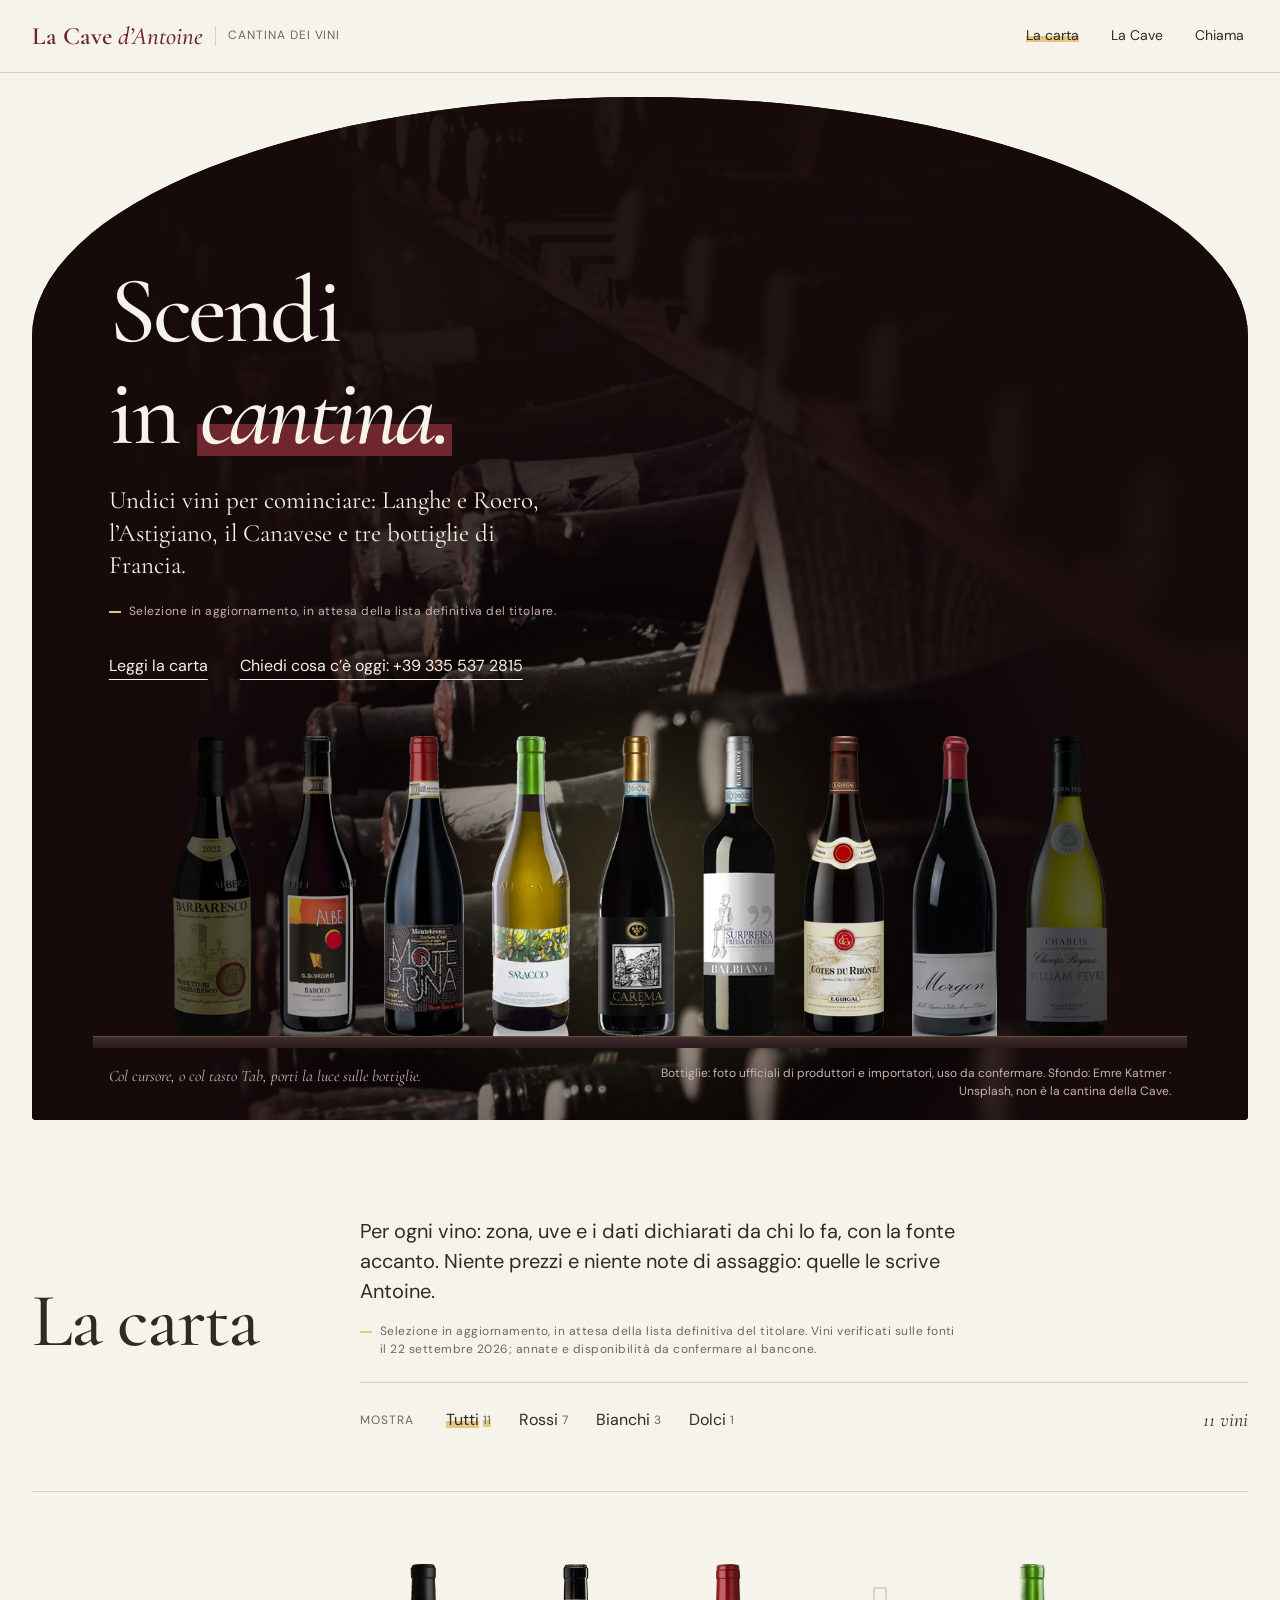
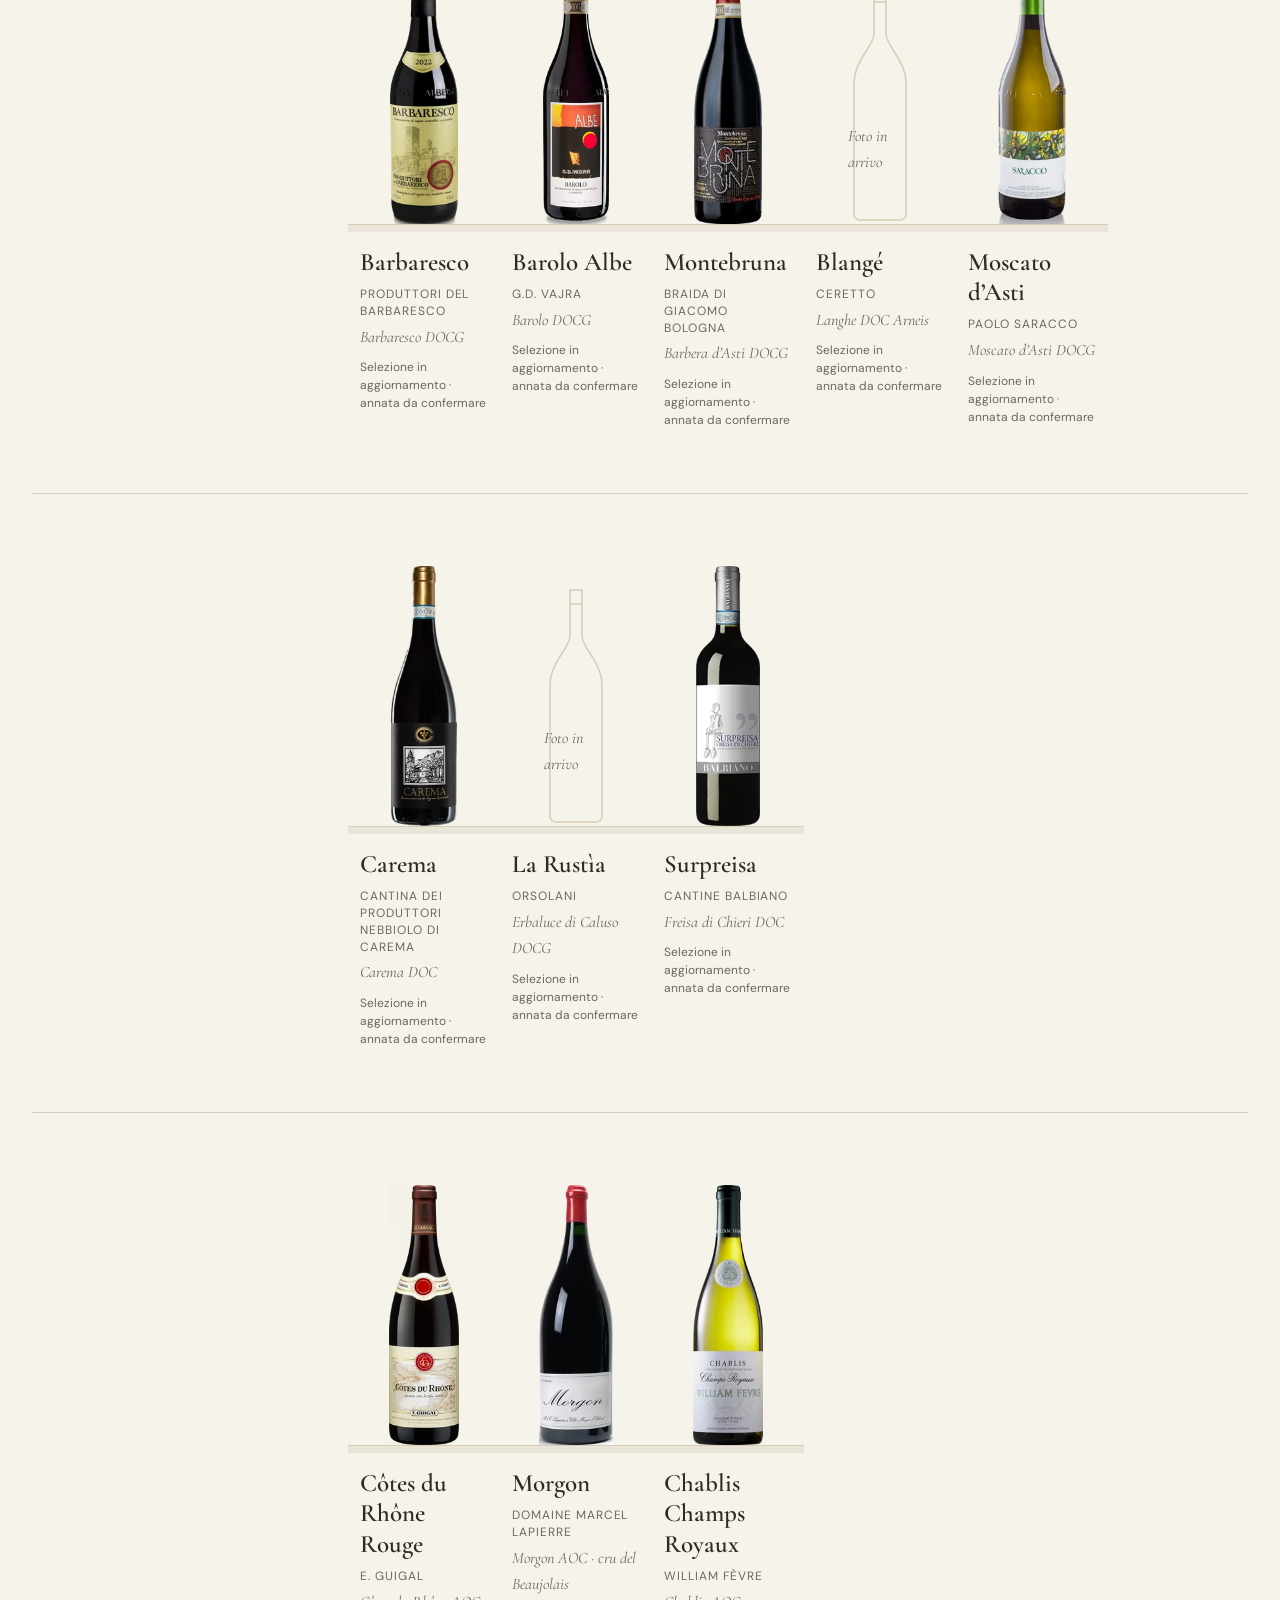
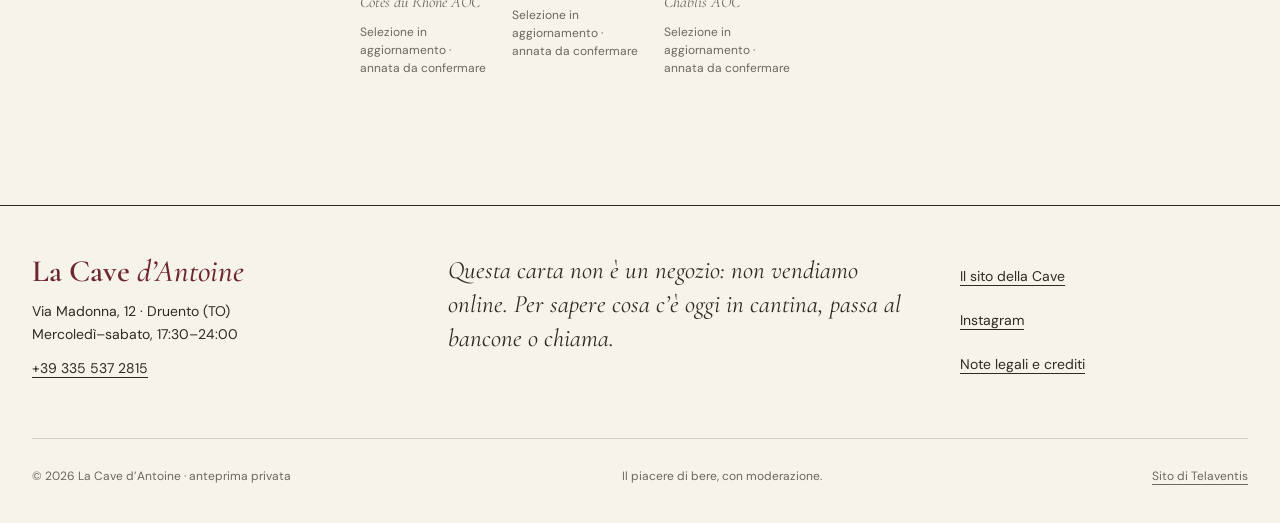
<file: index.html>
<!doctype html>
<html lang="it">
<head>
<!-- ⚠ TODO prima della pubblicazione: il dominio "https://your-gallery-domain.example/" è un segnaposto. Cambia baseUrl in data/site.json e rilancia node scripts/build.mjs (canonical, og, twitter, sitemap, robots). -->
<meta charset="utf-8">
<meta name="viewport" content="width=device-width, initial-scale=1">
<title>Cantina dei vini | La Cave d’Antoine, Druento</title>
<meta name="description" content="La carta dei vini della Cave d’Antoine a Druento: Langhe, Roero, Canavese e qualche Francia, con provenienza e fonti per ogni bottiglia. Selezione in aggiornamento.">
<link rel="canonical" href="https://your-gallery-domain.example/">
<meta name="robots" content="index, follow">
<meta name="theme-color" content="#180b0c">
<link rel="icon" href="favicon.ico" sizes="any">
<link rel="icon" href="assets/images/favicon.svg" type="image/svg+xml">
<link rel="icon" href="assets/images/favicon-32.png" sizes="32x32" type="image/png">
<link rel="icon" href="assets/images/favicon-16.png" sizes="16x16" type="image/png">
<link rel="apple-touch-icon" href="assets/images/apple-touch-icon.png">
<meta property="og:type" content="website">
<meta property="og:locale" content="it_IT">
<meta property="og:site_name" content="Cantina dei vini · La Cave d’Antoine">
<meta property="og:title" content="Cantina dei vini | La Cave d’Antoine, Druento">
<meta property="og:description" content="La carta dei vini della Cave d’Antoine a Druento: Langhe, Roero, Canavese e qualche Francia, con provenienza e fonti per ogni bottiglia. Selezione in aggiornamento.">
<meta property="og:url" content="https://your-gallery-domain.example/">
<meta property="og:image" content="https://your-gallery-domain.example/assets/images/og.png">
<meta property="og:image:type" content="image/png">
<meta property="og:image:width" content="1200">
<meta property="og:image:height" content="630">
<meta property="og:image:alt" content="Cantina dei vini, La Cave d’Antoine: scritta avorio su fondo scuro color vino, con un alone di luce calda">
<meta name="twitter:card" content="summary_large_image">
<meta name="twitter:title" content="Cantina dei vini | La Cave d’Antoine, Druento">
<meta name="twitter:description" content="La carta dei vini della Cave d’Antoine a Druento: Langhe, Roero, Canavese e qualche Francia, con provenienza e fonti per ogni bottiglia. Selezione in aggiornamento.">
<meta name="twitter:image" content="https://your-gallery-domain.example/assets/images/og.png">
<link rel="stylesheet" href="assets/css/fonts.css">
<link rel="stylesheet" href="assets/css/style.css">
<script type="application/ld+json">{"@context":"https://schema.org","@type":"BarOrPub","name":"La Cave d’Antoine Vino & caffè","telephone":"+393355372815","address":{"@type":"PostalAddress","streetAddress":"Via Madonna, 12","addressLocality":"Druento","addressRegion":"TO","postalCode":"10040","addressCountry":"IT"},"geo":{"@type":"GeoCoordinates","latitude":45.1289018,"longitude":7.5843495},"openingHoursSpecification":[{"@type":"OpeningHoursSpecification","dayOfWeek":["Wednesday","Thursday","Friday","Saturday"],"opens":"17:30","closes":"00:00"}],"sameAs":["https://www.instagram.com/lacave.dantoine/","https://share.google/zh0mbzC94YwaQbhdW"]}</script>
<script type="application/ld+json">{"@context":"https://schema.org","@type":"ItemList","name":"Cantina dei vini: selezione in aggiornamento","itemListElement":[{"@type":"ListItem","position":1,"url":"https://your-gallery-domain.example/vini/produttori-del-barbaresco-barbaresco","name":"Barbaresco, Produttori del Barbaresco"},{"@type":"ListItem","position":2,"url":"https://your-gallery-domain.example/vini/vajra-barolo-albe","name":"Barolo Albe, G.D. Vajra"},{"@type":"ListItem","position":3,"url":"https://your-gallery-domain.example/vini/braida-montebruna","name":"Montebruna, Braida di Giacomo Bologna"},{"@type":"ListItem","position":4,"url":"https://your-gallery-domain.example/vini/ceretto-blange","name":"Blangé, Ceretto"},{"@type":"ListItem","position":5,"url":"https://your-gallery-domain.example/vini/saracco-moscato-d-asti","name":"Moscato d’Asti, Paolo Saracco"},{"@type":"ListItem","position":6,"url":"https://your-gallery-domain.example/vini/produttori-carema-carema","name":"Carema, Cantina dei Produttori Nebbiolo di Carema"},{"@type":"ListItem","position":7,"url":"https://your-gallery-domain.example/vini/orsolani-la-rustia","name":"La Rustìa, Orsolani"},{"@type":"ListItem","position":8,"url":"https://your-gallery-domain.example/vini/balbiano-freisa-surpreisa","name":"Surpreisa, Cantine Balbiano"},{"@type":"ListItem","position":9,"url":"https://your-gallery-domain.example/vini/guigal-cotes-du-rhone-rouge","name":"Côtes du Rhône Rouge, E. Guigal"},{"@type":"ListItem","position":10,"url":"https://your-gallery-domain.example/vini/lapierre-morgon","name":"Morgon, Domaine Marcel Lapierre"},{"@type":"ListItem","position":11,"url":"https://your-gallery-domain.example/vini/fevre-chablis-champs-royaux","name":"Chablis Champs Royaux, William Fèvre"}]}</script>
</head>
<body class="page-gallery">
<a class="skip-link" href="#contenuto">Vai al contenuto</a>
<header class="bar">
  <div class="bar-inner wrap">
    <a href="index.html" class="brand"><span class="brand-name">La Cave <em>d’Antoine</em></span><span class="brand-room">Cantina dei vini</span></a>
    <nav aria-label="Principale">
      <a href="index.html#carta" aria-current="page">La carta</a>
      <a href="https://caveantoine.pages.dev/la-cave">La Cave</a>
      <a href="tel:+393355372815">Chiama</a>
    </nav>
  </div>
</header>

<main id="contenuto">
<section class="vault-wrap" aria-labelledby="vault-title">
  <div class="vault" data-lantern data-depth-scene>
    <div class="vault-media" data-depth="36" aria-hidden="true">
      <picture><source type="image/avif" srcset="assets/images/foto/bottiglie-640.avif 640w, assets/images/foto/bottiglie-960.avif 960w, assets/images/foto/bottiglie-1536.avif 1536w" sizes="(max-width: 767px) 100vw, min(1440px, 100vw)"><source type="image/webp" srcset="assets/images/foto/bottiglie-640.webp 640w, assets/images/foto/bottiglie-960.webp 960w, assets/images/foto/bottiglie-1536.webp 1536w" sizes="(max-width: 767px) 100vw, min(1440px, 100vw)"><img src="assets/images/foto/bottiglie-960.webp" width="1536" height="2048" alt="" fetchpriority="high" decoding="async" class="vault-photo" data-scroll-zoom></picture>
    </div>
    <div class="vault-dark" aria-hidden="true"></div>
    <div class="vault-glow" aria-hidden="true"></div>

    <div class="vault-copy">
      <h1 id="vault-title"><span class="reveal-lines" data-reveal>
        <span class="reveal-line"><span class="reveal-line-inner">Scendi</span></span>
        <span class="reveal-line"><span class="reveal-line-inner">in <mark class="text-highlight" data-highlight>cantina.</mark></span></span>
      </span></h1>
      <p class="vault-lead">Undici vini per cominciare: Langhe e Roero, l’Astigiano, il Canavese e tre bottiglie di Francia.</p>
      <p class="print-note print-note-dark">Selezione in aggiornamento, in attesa della lista definitiva del titolare.</p>
      <p class="vault-links"><a href="#carta" class="ink-link">Leggi la carta</a><a href="tel:+393355372815" class="ink-link">Chiedi cosa c’è oggi:&nbsp;<span class="nowrap">+39 335 537 2815</span></a></p>
    </div>

    <div class="vault-shelf">
      <ul aria-label="Le bottiglie sulla mensola">
        <li><a href="vini/produttori-del-barbaresco-barbaresco.html" class="shelf-bottle" data-lantern-target><picture><source type="image/avif" srcset="assets/images/bottiglie/produttori-del-barbaresco-barbaresco-400.avif 104w, assets/images/bottiglie/produttori-del-barbaresco-barbaresco-800.avif 208w, assets/images/bottiglie/produttori-del-barbaresco-barbaresco-1200.avif 312w" sizes="(max-width: 767px) 39px, 78px"><source type="image/webp" srcset="assets/images/bottiglie/produttori-del-barbaresco-barbaresco-400.webp 104w, assets/images/bottiglie/produttori-del-barbaresco-barbaresco-800.webp 208w, assets/images/bottiglie/produttori-del-barbaresco-barbaresco-1200.webp 312w" sizes="(max-width: 767px) 39px, 78px"><img src="assets/images/bottiglie/produttori-del-barbaresco-barbaresco-400.webp" width="312" height="1200" alt="" loading="lazy" decoding="async"></picture><span class="sr-only">Barbaresco, Produttori del Barbaresco</span></a></li>
        <li><a href="vini/vajra-barolo-albe.html" class="shelf-bottle" data-lantern-target><picture><source type="image/avif" srcset="assets/images/bottiglie/vajra-barolo-albe-400.avif 103w, assets/images/bottiglie/vajra-barolo-albe-800.avif 207w" sizes="(max-width: 767px) 39px, 77px"><source type="image/webp" srcset="assets/images/bottiglie/vajra-barolo-albe-400.webp 103w, assets/images/bottiglie/vajra-barolo-albe-800.webp 207w" sizes="(max-width: 767px) 39px, 77px"><img src="assets/images/bottiglie/vajra-barolo-albe-400.webp" width="207" height="800" alt="" loading="lazy" decoding="async"></picture><span class="sr-only">Barolo Albe, G.D. Vajra</span></a></li>
        <li><a href="vini/braida-montebruna.html" class="shelf-bottle" data-lantern-target><picture><source type="image/avif" srcset="assets/images/bottiglie/braida-montebruna-400.avif 106w, assets/images/bottiglie/braida-montebruna-800.avif 212w, assets/images/bottiglie/braida-montebruna-1200.avif 319w" sizes="(max-width: 767px) 40px, 80px"><source type="image/webp" srcset="assets/images/bottiglie/braida-montebruna-400.webp 106w, assets/images/bottiglie/braida-montebruna-800.webp 212w, assets/images/bottiglie/braida-montebruna-1200.webp 319w" sizes="(max-width: 767px) 40px, 80px"><img src="assets/images/bottiglie/braida-montebruna-400.webp" width="319" height="1200" alt="" loading="lazy" decoding="async"></picture><span class="sr-only">Montebruna, Braida di Giacomo Bologna</span></a></li>
        <li><a href="vini/saracco-moscato-d-asti.html" class="shelf-bottle" data-lantern-target><picture><source type="image/avif" srcset="assets/images/bottiglie/saracco-moscato-d-asti-400.avif 104w, assets/images/bottiglie/saracco-moscato-d-asti-800.avif 208w" sizes="(max-width: 767px) 39px, 78px"><source type="image/webp" srcset="assets/images/bottiglie/saracco-moscato-d-asti-400.webp 104w, assets/images/bottiglie/saracco-moscato-d-asti-800.webp 208w" sizes="(max-width: 767px) 39px, 78px"><img src="assets/images/bottiglie/saracco-moscato-d-asti-400.webp" width="208" height="800" alt="" loading="lazy" decoding="async"></picture><span class="sr-only">Moscato d’Asti, Paolo Saracco</span></a></li>
        <li><a href="vini/produttori-carema-carema.html" class="shelf-bottle" data-lantern-target><picture><source type="image/avif" srcset="assets/images/bottiglie/produttori-carema-carema-400.avif 102w, assets/images/bottiglie/produttori-carema-carema-800.avif 204w" sizes="(max-width: 767px) 38px, 77px"><source type="image/webp" srcset="assets/images/bottiglie/produttori-carema-carema-400.webp 102w, assets/images/bottiglie/produttori-carema-carema-800.webp 204w" sizes="(max-width: 767px) 38px, 77px"><img src="assets/images/bottiglie/produttori-carema-carema-400.webp" width="204" height="800" alt="" loading="lazy" decoding="async"></picture><span class="sr-only">Carema, Cantina dei Produttori Nebbiolo di Carema</span></a></li>
        <li><a href="vini/balbiano-freisa-surpreisa.html" class="shelf-bottle" data-lantern-target><picture><source type="image/avif" srcset="assets/images/bottiglie/balbiano-freisa-surpreisa-400.avif 97w" sizes="(max-width: 767px) 36px, 73px"><source type="image/webp" srcset="assets/images/bottiglie/balbiano-freisa-surpreisa-400.webp 97w" sizes="(max-width: 767px) 36px, 73px"><img src="assets/images/bottiglie/balbiano-freisa-surpreisa-400.webp" width="97" height="400" alt="" loading="lazy" decoding="async"></picture><span class="sr-only">Surpreisa, Cantine Balbiano</span></a></li>
        <li><a href="vini/guigal-cotes-du-rhone-rouge.html" class="shelf-bottle" data-lantern-target><picture><source type="image/avif" srcset="assets/images/bottiglie/guigal-cotes-du-rhone-rouge-400.avif 107w, assets/images/bottiglie/guigal-cotes-du-rhone-rouge-800.avif 214w, assets/images/bottiglie/guigal-cotes-du-rhone-rouge-1200.avif 321w" sizes="(max-width: 767px) 40px, 80px"><source type="image/webp" srcset="assets/images/bottiglie/guigal-cotes-du-rhone-rouge-400.webp 107w, assets/images/bottiglie/guigal-cotes-du-rhone-rouge-800.webp 214w, assets/images/bottiglie/guigal-cotes-du-rhone-rouge-1200.webp 321w" sizes="(max-width: 767px) 40px, 80px"><img src="assets/images/bottiglie/guigal-cotes-du-rhone-rouge-400.webp" width="321" height="1200" alt="" loading="lazy" decoding="async"></picture><span class="sr-only">Côtes du Rhône Rouge, E. Guigal</span></a></li>
        <li><a href="vini/lapierre-morgon.html" class="shelf-bottle" data-lantern-target><picture><source type="image/avif" srcset="assets/images/bottiglie/lapierre-morgon-400.avif 114w, assets/images/bottiglie/lapierre-morgon-800.avif 227w, assets/images/bottiglie/lapierre-morgon-1200.avif 341w" sizes="(max-width: 767px) 43px, 85px"><source type="image/webp" srcset="assets/images/bottiglie/lapierre-morgon-400.webp 114w, assets/images/bottiglie/lapierre-morgon-800.webp 227w, assets/images/bottiglie/lapierre-morgon-1200.webp 341w" sizes="(max-width: 767px) 43px, 85px"><img src="assets/images/bottiglie/lapierre-morgon-400.webp" width="341" height="1200" alt="" loading="lazy" decoding="async"></picture><span class="sr-only">Morgon, Domaine Marcel Lapierre</span></a></li>
        <li><a href="vini/fevre-chablis-champs-royaux.html" class="shelf-bottle" data-lantern-target><picture><source type="image/avif" srcset="assets/images/bottiglie/fevre-chablis-champs-royaux-400.avif 109w, assets/images/bottiglie/fevre-chablis-champs-royaux-800.avif 219w, assets/images/bottiglie/fevre-chablis-champs-royaux-1200.avif 328w" sizes="(max-width: 767px) 41px, 82px"><source type="image/webp" srcset="assets/images/bottiglie/fevre-chablis-champs-royaux-400.webp 109w, assets/images/bottiglie/fevre-chablis-champs-royaux-800.webp 219w, assets/images/bottiglie/fevre-chablis-champs-royaux-1200.webp 328w" sizes="(max-width: 767px) 41px, 82px"><img src="assets/images/bottiglie/fevre-chablis-champs-royaux-400.webp" width="328" height="1200" alt="" loading="lazy" decoding="async"></picture><span class="sr-only">Chablis Champs Royaux, William Fèvre</span></a></li>
      </ul>
    </div>
    <div class="vault-foot">
      <p class="vault-hint" aria-hidden="true">Col cursore, o col tasto Tab, porti la luce sulle bottiglie.</p>
      <p class="vault-credit">Bottiglie: foto ufficiali di produttori e importatori, uso da confermare. Sfondo: Emre Katmer · Unsplash, non è la cantina della Cave.</p>
    </div>
  </div>
</section>

<section class="carta" id="carta" aria-labelledby="carta-title">
  <div class="carta-head wrap">
    <h2 id="carta-title">La carta</h2>
    <div class="carta-intro">
      <p>Per ogni vino: zona, uve e i dati dichiarati da chi lo fa, con la fonte accanto. Niente prezzi e niente note di assaggio: quelle le scrive Antoine.</p>
      <p class="print-note">Selezione in aggiornamento, in attesa della lista definitiva del titolare. Vini verificati sulle fonti il 22 settembre 2026; annate e disponibilità da confermare al bancone.</p>
    </div>
    <form class="type-filter" data-filters hidden aria-label="Filtra la carta per tipologia">
      <fieldset>
        <legend>Mostra</legend>
        <label class="type-option"><input type="radio" name="tipo" value="" checked><span>Tutti<small>11</small></span></label>
        <label class="type-option"><input type="radio" name="tipo" value="rosso"><span>Rossi<small>7</small></span></label>
        <label class="type-option"><input type="radio" name="tipo" value="bianco"><span>Bianchi<small>3</small></span></label>
        <label class="type-option"><input type="radio" name="tipo" value="dolce"><span>Dolci<small>1</small></span></label>
      </fieldset>
      <p class="filter-status" data-filter-status role="status" aria-live="polite">11 vini</p>
    </form>
  </div>
  <section class="shelf wrap" data-shelf aria-labelledby="zona-langhe-roero-asti">
    <header class="shelf-head">
      <p class="shelf-no" aria-hidden="true">I</p>
      <h3 id="zona-langhe-roero-asti">Langhe, Roero e Astigiano</h3>
      <p class="shelf-meta">5 vini · Nebbiolo, Barbera, Arneis, Moscato Bianco Canelli</p>
    </header>
    <ol class="shelf-row">
      <li class="bottle-item" data-type="rosso">
        <a href="vini/produttori-del-barbaresco-barbaresco.html" class="bottle-link">
          <span class="bottle-stand"><picture><source type="image/avif" srcset="assets/images/bottiglie/produttori-del-barbaresco-barbaresco-400.avif 104w, assets/images/bottiglie/produttori-del-barbaresco-barbaresco-800.avif 208w, assets/images/bottiglie/produttori-del-barbaresco-barbaresco-1200.avif 312w" sizes="(max-width: 767px) 29px, 68px"><source type="image/webp" srcset="assets/images/bottiglie/produttori-del-barbaresco-barbaresco-400.webp 104w, assets/images/bottiglie/produttori-del-barbaresco-barbaresco-800.webp 208w, assets/images/bottiglie/produttori-del-barbaresco-barbaresco-1200.webp 312w" sizes="(max-width: 767px) 29px, 68px"><img src="assets/images/bottiglie/produttori-del-barbaresco-barbaresco-400.webp" width="312" height="1200" alt="Bottiglia di Barbaresco, Produttori del Barbaresco" loading="lazy" decoding="async"></picture></span>
          <span class="bottle-name">Barbaresco</span>
          <span class="bottle-producer">Produttori del Barbaresco</span>
          <span class="bottle-denom">Barbaresco DOCG</span>
        </a>
        <p class="bottle-note">Selezione in aggiornamento · annata da confermare</p>
      </li>
      <li class="bottle-item" data-type="rosso">
        <a href="vini/vajra-barolo-albe.html" class="bottle-link">
          <span class="bottle-stand"><picture><source type="image/avif" srcset="assets/images/bottiglie/vajra-barolo-albe-400.avif 103w, assets/images/bottiglie/vajra-barolo-albe-800.avif 207w" sizes="(max-width: 767px) 29px, 67px"><source type="image/webp" srcset="assets/images/bottiglie/vajra-barolo-albe-400.webp 103w, assets/images/bottiglie/vajra-barolo-albe-800.webp 207w" sizes="(max-width: 767px) 29px, 67px"><img src="assets/images/bottiglie/vajra-barolo-albe-400.webp" width="207" height="800" alt="Bottiglia di Barolo Albe, G.D. Vajra" loading="lazy" decoding="async"></picture></span>
          <span class="bottle-name">Barolo Albe</span>
          <span class="bottle-producer">G.D. Vajra</span>
          <span class="bottle-denom">Barolo DOCG</span>
        </a>
        <p class="bottle-note">Selezione in aggiornamento · annata da confermare</p>
      </li>
      <li class="bottle-item" data-type="rosso">
        <a href="vini/braida-montebruna.html" class="bottle-link">
          <span class="bottle-stand"><picture><source type="image/avif" srcset="assets/images/bottiglie/braida-montebruna-400.avif 106w, assets/images/bottiglie/braida-montebruna-800.avif 212w, assets/images/bottiglie/braida-montebruna-1200.avif 319w" sizes="(max-width: 767px) 30px, 69px"><source type="image/webp" srcset="assets/images/bottiglie/braida-montebruna-400.webp 106w, assets/images/bottiglie/braida-montebruna-800.webp 212w, assets/images/bottiglie/braida-montebruna-1200.webp 319w" sizes="(max-width: 767px) 30px, 69px"><img src="assets/images/bottiglie/braida-montebruna-400.webp" width="319" height="1200" alt="Bottiglia di Montebruna, Braida di Giacomo Bologna" loading="lazy" decoding="async"></picture></span>
          <span class="bottle-name">Montebruna</span>
          <span class="bottle-producer">Braida di Giacomo Bologna</span>
          <span class="bottle-denom">Barbera d’Asti DOCG</span>
        </a>
        <p class="bottle-note">Selezione in aggiornamento · annata da confermare</p>
      </li>
      <li class="bottle-item" data-type="bianco">
        <a href="vini/ceretto-blange.html" class="bottle-link">
          <span class="bottle-stand"><span class="bottle-missing"><svg viewBox="0 0 64 240" aria-hidden="true"><path d="M26 4h12v46c0 12 20 26 20 50v130a6 6 0 0 1-6 6H12a6 6 0 0 1-6-6V100c0-24 20-38 20-50z"/><path d="M26 18h12"/></svg><span>Foto in arrivo</span></span></span>
          <span class="bottle-name">Blangé</span>
          <span class="bottle-producer">Ceretto</span>
          <span class="bottle-denom">Langhe DOC Arneis</span>
        </a>
        <p class="bottle-note">Selezione in aggiornamento · annata da confermare</p>
      </li>
      <li class="bottle-item" data-type="dolce">
        <a href="vini/saracco-moscato-d-asti.html" class="bottle-link">
          <span class="bottle-stand"><picture><source type="image/avif" srcset="assets/images/bottiglie/saracco-moscato-d-asti-400.avif 104w, assets/images/bottiglie/saracco-moscato-d-asti-800.avif 208w" sizes="(max-width: 767px) 29px, 68px"><source type="image/webp" srcset="assets/images/bottiglie/saracco-moscato-d-asti-400.webp 104w, assets/images/bottiglie/saracco-moscato-d-asti-800.webp 208w" sizes="(max-width: 767px) 29px, 68px"><img src="assets/images/bottiglie/saracco-moscato-d-asti-400.webp" width="208" height="800" alt="Bottiglia di Moscato d’Asti, Paolo Saracco" loading="lazy" decoding="async"></picture></span>
          <span class="bottle-name">Moscato d’Asti</span>
          <span class="bottle-producer">Paolo Saracco</span>
          <span class="bottle-denom">Moscato d’Asti DOCG</span>
        </a>
        <p class="bottle-note">Selezione in aggiornamento · annata da confermare</p>
      </li>
    </ol>
  </section>
  <section class="shelf wrap" data-shelf aria-labelledby="zona-torino-canavese">
    <header class="shelf-head">
      <p class="shelf-no" aria-hidden="true">II</p>
      <h3 id="zona-torino-canavese">Torino e Canavese</h3>
      <p class="shelf-meta">3 vini · Nebbiolo, Erbaluce, Freisa</p>
    </header>
    <ol class="shelf-row">
      <li class="bottle-item" data-type="rosso">
        <a href="vini/produttori-carema-carema.html" class="bottle-link">
          <span class="bottle-stand"><picture><source type="image/avif" srcset="assets/images/bottiglie/produttori-carema-carema-400.avif 102w, assets/images/bottiglie/produttori-carema-carema-800.avif 204w" sizes="(max-width: 767px) 29px, 66px"><source type="image/webp" srcset="assets/images/bottiglie/produttori-carema-carema-400.webp 102w, assets/images/bottiglie/produttori-carema-carema-800.webp 204w" sizes="(max-width: 767px) 29px, 66px"><img src="assets/images/bottiglie/produttori-carema-carema-400.webp" width="204" height="800" alt="Bottiglia di Carema, Cantina dei Produttori Nebbiolo di Carema" loading="lazy" decoding="async"></picture></span>
          <span class="bottle-name">Carema</span>
          <span class="bottle-producer">Cantina dei Produttori Nebbiolo di Carema</span>
          <span class="bottle-denom">Carema DOC</span>
        </a>
        <p class="bottle-note">Selezione in aggiornamento · annata da confermare</p>
      </li>
      <li class="bottle-item" data-type="bianco">
        <a href="vini/orsolani-la-rustia.html" class="bottle-link">
          <span class="bottle-stand"><span class="bottle-missing"><svg viewBox="0 0 64 240" aria-hidden="true"><path d="M26 4h12v46c0 12 20 26 20 50v130a6 6 0 0 1-6 6H12a6 6 0 0 1-6-6V100c0-24 20-38 20-50z"/><path d="M26 18h12"/></svg><span>Foto in arrivo</span></span></span>
          <span class="bottle-name">La Rustìa</span>
          <span class="bottle-producer">Orsolani</span>
          <span class="bottle-denom">Erbaluce di Caluso DOCG</span>
        </a>
        <p class="bottle-note">Selezione in aggiornamento · annata da confermare</p>
      </li>
      <li class="bottle-item" data-type="rosso">
        <a href="vini/balbiano-freisa-surpreisa.html" class="bottle-link">
          <span class="bottle-stand"><picture><source type="image/avif" srcset="assets/images/bottiglie/balbiano-freisa-surpreisa-400.avif 97w" sizes="(max-width: 767px) 27px, 63px"><source type="image/webp" srcset="assets/images/bottiglie/balbiano-freisa-surpreisa-400.webp 97w" sizes="(max-width: 767px) 27px, 63px"><img src="assets/images/bottiglie/balbiano-freisa-surpreisa-400.webp" width="97" height="400" alt="Bottiglia di Surpreisa, Cantine Balbiano" loading="lazy" decoding="async"></picture></span>
          <span class="bottle-name">Surpreisa</span>
          <span class="bottle-producer">Cantine Balbiano</span>
          <span class="bottle-denom">Freisa di Chieri DOC</span>
        </a>
        <p class="bottle-note">Selezione in aggiornamento · annata da confermare</p>
      </li>
    </ol>
  </section>
  <section class="shelf wrap" data-shelf aria-labelledby="zona-francia">
    <header class="shelf-head">
      <p class="shelf-no" aria-hidden="true">III</p>
      <h3 id="zona-francia">Francia</h3>
      <p class="shelf-meta">3 vini · Syrah, Grenache, Mourvèdre, Gamay, Chardonnay</p>
    </header>
    <ol class="shelf-row">
      <li class="bottle-item" data-type="rosso">
        <a href="vini/guigal-cotes-du-rhone-rouge.html" class="bottle-link">
          <span class="bottle-stand"><picture><source type="image/avif" srcset="assets/images/bottiglie/guigal-cotes-du-rhone-rouge-400.avif 107w, assets/images/bottiglie/guigal-cotes-du-rhone-rouge-800.avif 214w, assets/images/bottiglie/guigal-cotes-du-rhone-rouge-1200.avif 321w" sizes="(max-width: 767px) 30px, 69px"><source type="image/webp" srcset="assets/images/bottiglie/guigal-cotes-du-rhone-rouge-400.webp 107w, assets/images/bottiglie/guigal-cotes-du-rhone-rouge-800.webp 214w, assets/images/bottiglie/guigal-cotes-du-rhone-rouge-1200.webp 321w" sizes="(max-width: 767px) 30px, 69px"><img src="assets/images/bottiglie/guigal-cotes-du-rhone-rouge-400.webp" width="321" height="1200" alt="Bottiglia di Côtes du Rhône Rouge, E. Guigal" loading="lazy" decoding="async"></picture></span>
          <span class="bottle-name">Côtes du Rhône Rouge</span>
          <span class="bottle-producer">E. Guigal</span>
          <span class="bottle-denom">Côtes du Rhône AOC</span>
        </a>
        <p class="bottle-note">Selezione in aggiornamento · annata da confermare</p>
      </li>
      <li class="bottle-item" data-type="rosso">
        <a href="vini/lapierre-morgon.html" class="bottle-link">
          <span class="bottle-stand"><picture><source type="image/avif" srcset="assets/images/bottiglie/lapierre-morgon-400.avif 114w, assets/images/bottiglie/lapierre-morgon-800.avif 227w, assets/images/bottiglie/lapierre-morgon-1200.avif 341w" sizes="(max-width: 767px) 32px, 74px"><source type="image/webp" srcset="assets/images/bottiglie/lapierre-morgon-400.webp 114w, assets/images/bottiglie/lapierre-morgon-800.webp 227w, assets/images/bottiglie/lapierre-morgon-1200.webp 341w" sizes="(max-width: 767px) 32px, 74px"><img src="assets/images/bottiglie/lapierre-morgon-400.webp" width="341" height="1200" alt="Bottiglia di Morgon, Domaine Marcel Lapierre" loading="lazy" decoding="async"></picture></span>
          <span class="bottle-name">Morgon</span>
          <span class="bottle-producer">Domaine Marcel Lapierre</span>
          <span class="bottle-denom">Morgon AOC · cru del Beaujolais</span>
        </a>
        <p class="bottle-note">Selezione in aggiornamento · annata da confermare</p>
      </li>
      <li class="bottle-item" data-type="bianco">
        <a href="vini/fevre-chablis-champs-royaux.html" class="bottle-link">
          <span class="bottle-stand"><picture><source type="image/avif" srcset="assets/images/bottiglie/fevre-chablis-champs-royaux-400.avif 109w, assets/images/bottiglie/fevre-chablis-champs-royaux-800.avif 219w, assets/images/bottiglie/fevre-chablis-champs-royaux-1200.avif 328w" sizes="(max-width: 767px) 31px, 71px"><source type="image/webp" srcset="assets/images/bottiglie/fevre-chablis-champs-royaux-400.webp 109w, assets/images/bottiglie/fevre-chablis-champs-royaux-800.webp 219w, assets/images/bottiglie/fevre-chablis-champs-royaux-1200.webp 328w" sizes="(max-width: 767px) 31px, 71px"><img src="assets/images/bottiglie/fevre-chablis-champs-royaux-400.webp" width="328" height="1200" alt="Bottiglia di Chablis Champs Royaux, William Fèvre" loading="lazy" decoding="async"></picture></span>
          <span class="bottle-name">Chablis Champs Royaux</span>
          <span class="bottle-producer">William Fèvre</span>
          <span class="bottle-denom">Chablis AOC</span>
        </a>
        <p class="bottle-note">Selezione in aggiornamento · annata da confermare</p>
      </li>
    </ol>
  </section>
  <div class="carta-empty wrap" data-filter-empty hidden>
    <p>Per ora nessun vino di questo tipo.</p>
    <button type="button" class="ink-link" data-filter-reset>Mostra tutta la carta</button>
  </div>
</section>
</main>

<footer class="colophon">
  <div class="colophon-grid wrap">
    <div>
      <p class="colophon-brand">La Cave <em>d’Antoine</em></p>
      <p>Via Madonna, 12 · Druento (TO)<br>Mercoledì–sabato, 17:30–24:00<br><a href="tel:+393355372815">+39 335 537 2815</a></p>
    </div>
    <p class="colophon-text">Questa carta non è un negozio: non vendiamo online. Per sapere cosa c’è oggi in cantina, passa al bancone o chiama.</p>
    <nav aria-label="Altri collegamenti">
      <a href="https://caveantoine.pages.dev/">Il sito della Cave</a>
      <a href="https://www.instagram.com/lacave.dantoine/" rel="noreferrer">Instagram</a>
      <a href="note-legali.html">Note legali e crediti</a>
    </nav>
  </div>
  <div class="colophon-base wrap"><span>© <span data-year>2026</span> La Cave d’Antoine · anteprima privata</span><span>Il piacere di bere, con moderazione.</span><a href="https://telaventis.fr" target="_blank" rel="noopener">Sito di Telaventis</a></div>
</footer>
<script src="assets/js/main.js"></script>
</body>
</html>
</file>
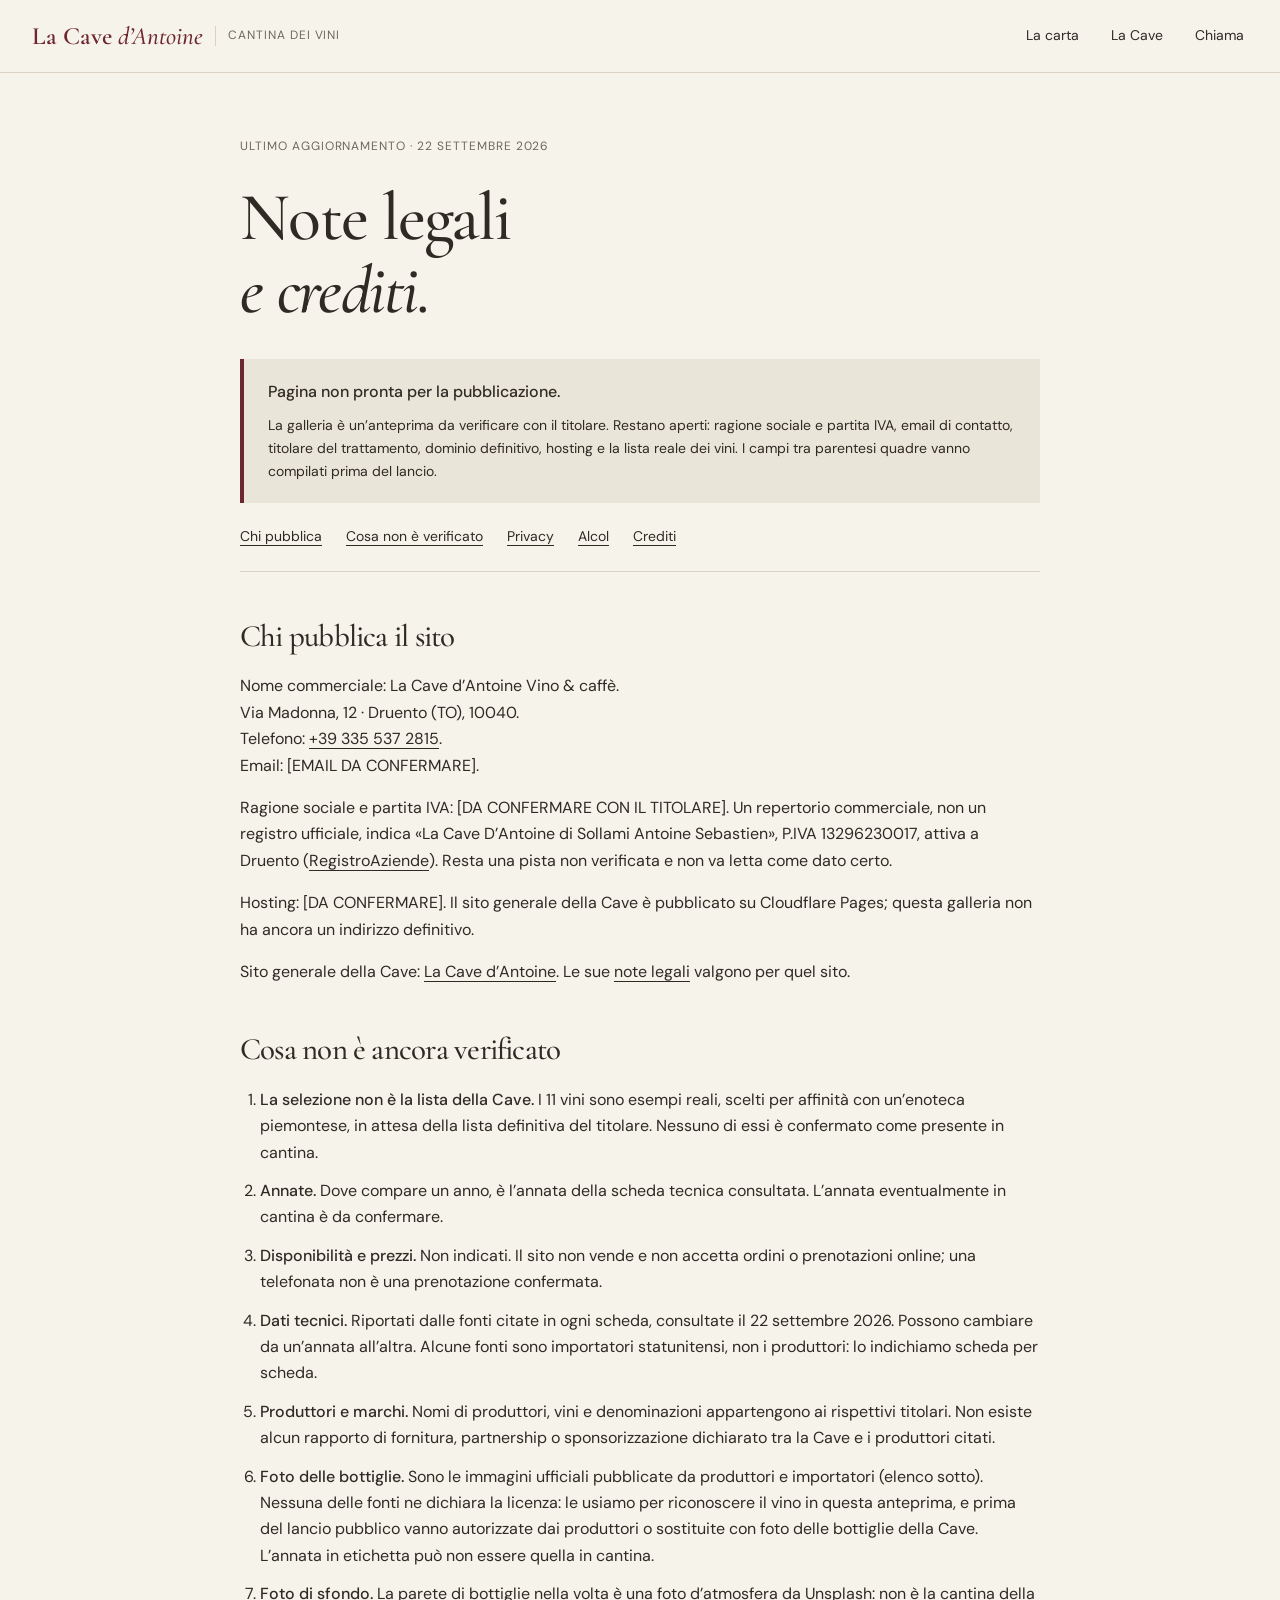
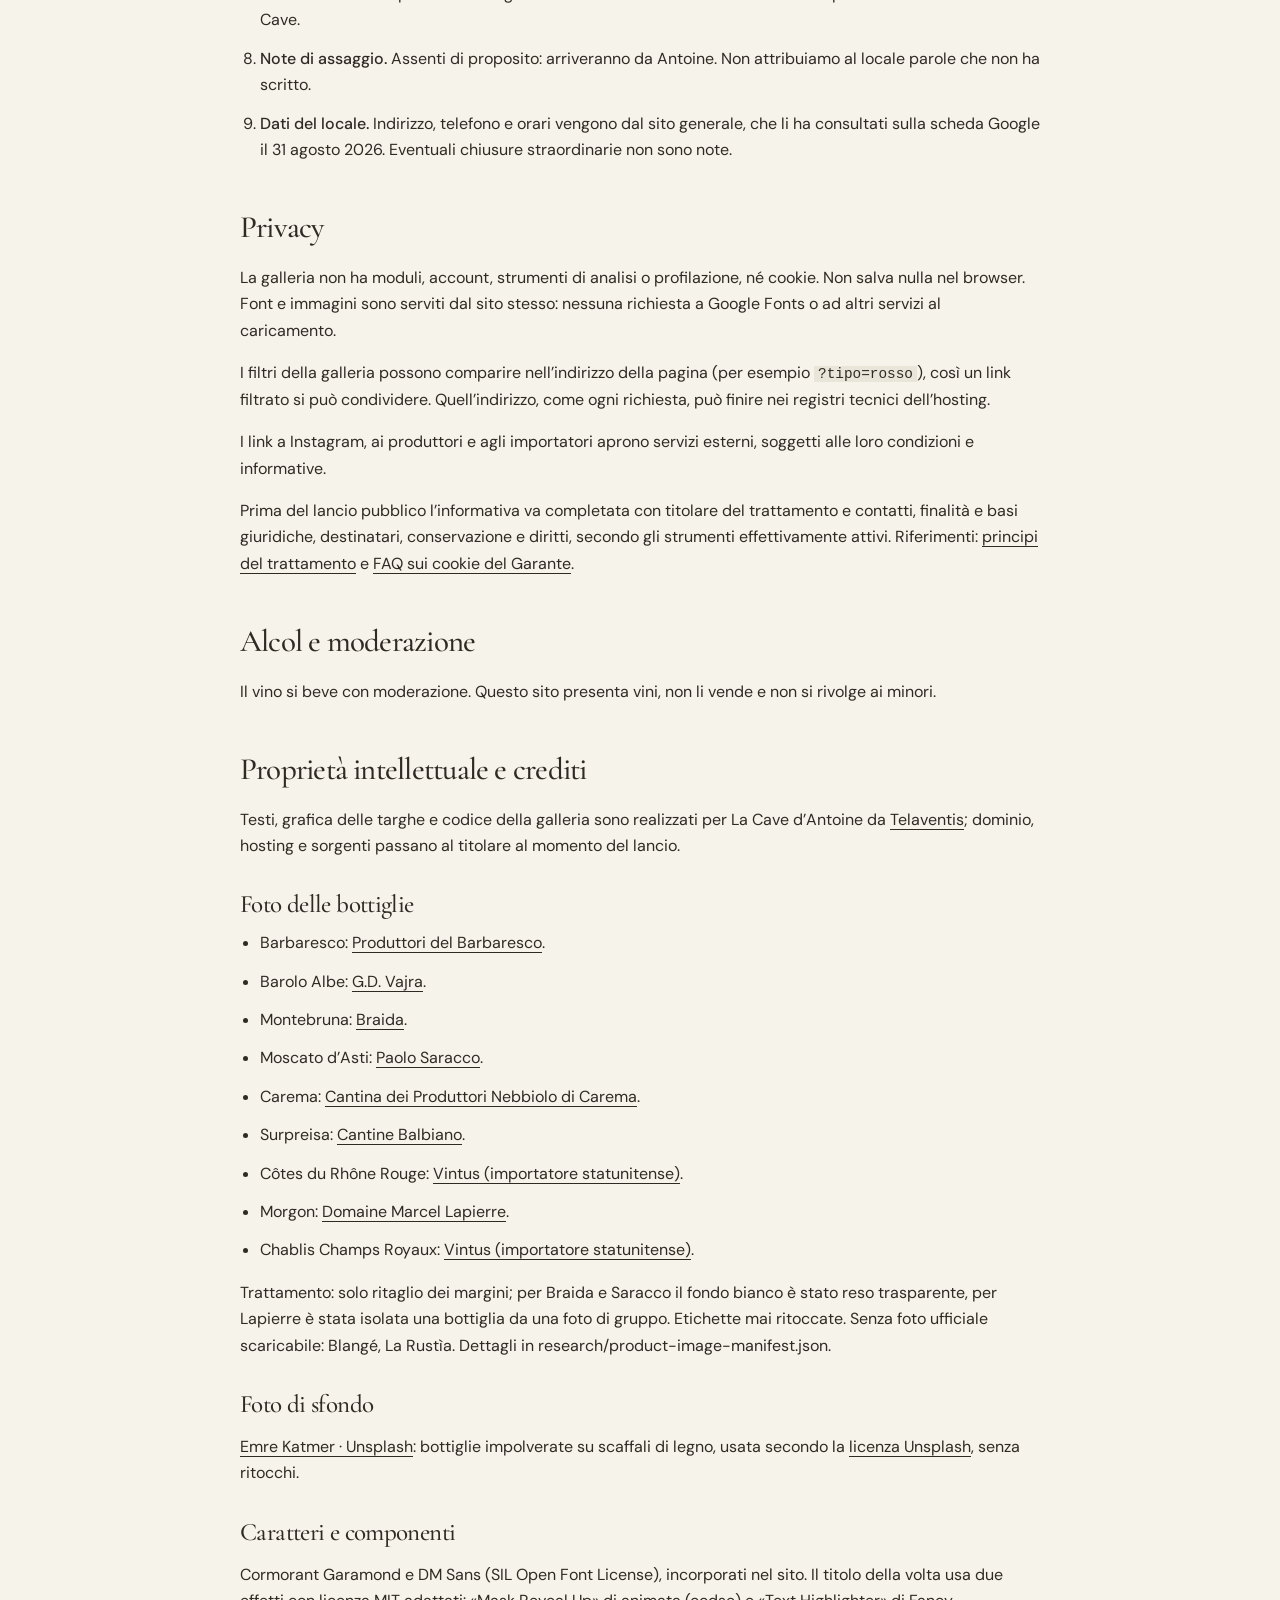
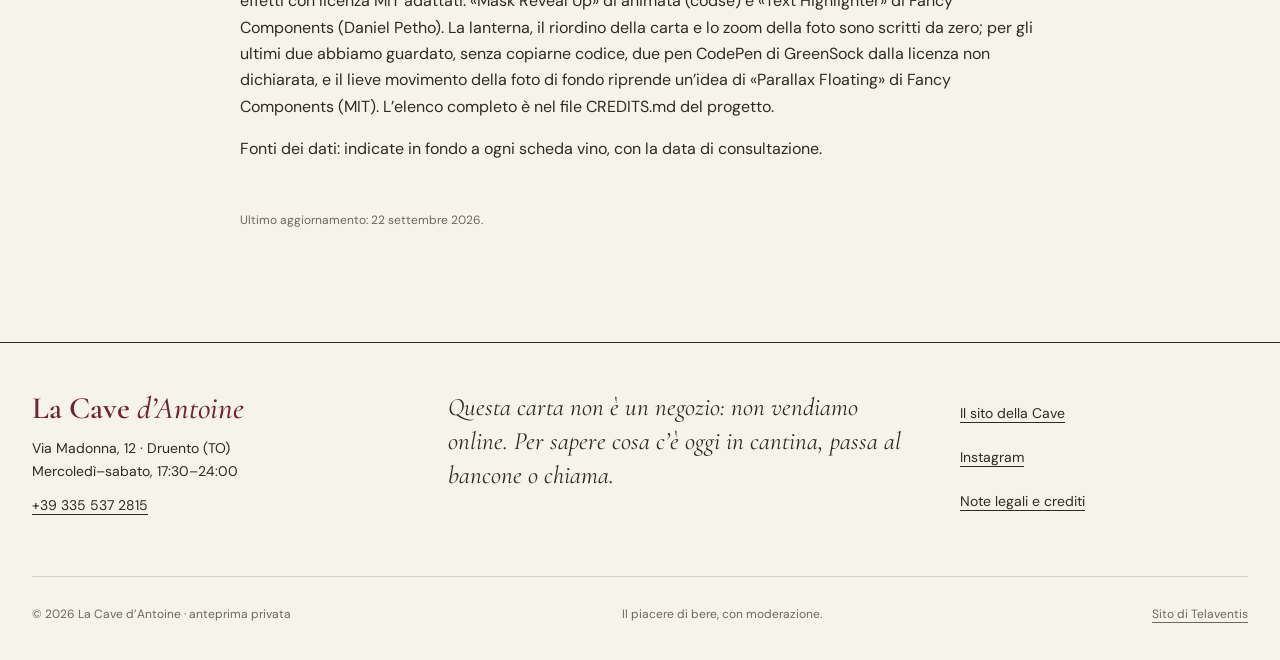
<file: note-legali.html>
<!doctype html>
<html lang="it">
<head>
<!-- ⚠ TODO prima della pubblicazione: il dominio "https://your-gallery-domain.example/" è un segnaposto. Cambia baseUrl in data/site.json e rilancia node scripts/build.mjs (canonical, og, twitter, sitemap, robots). -->
<meta charset="utf-8">
<meta name="viewport" content="width=device-width, initial-scale=1">
<title>Note legali e crediti | Cantina dei vini</title>
<meta name="description" content="Chi pubblica la cantina dei vini della Cave d’Antoine, cosa non è ancora verificato, privacy, fonti e crediti.">
<link rel="canonical" href="https://your-gallery-domain.example/note-legali">
<meta name="robots" content="index, follow">
<meta name="theme-color" content="#180b0c">
<link rel="icon" href="favicon.ico" sizes="any">
<link rel="icon" href="assets/images/favicon.svg" type="image/svg+xml">
<link rel="icon" href="assets/images/favicon-32.png" sizes="32x32" type="image/png">
<link rel="icon" href="assets/images/favicon-16.png" sizes="16x16" type="image/png">
<link rel="apple-touch-icon" href="assets/images/apple-touch-icon.png">
<meta property="og:type" content="website">
<meta property="og:locale" content="it_IT">
<meta property="og:site_name" content="Cantina dei vini · La Cave d’Antoine">
<meta property="og:title" content="Note legali e crediti | Cantina dei vini">
<meta property="og:description" content="Chi pubblica la cantina dei vini della Cave d’Antoine, cosa non è ancora verificato, privacy, fonti e crediti.">
<meta property="og:url" content="https://your-gallery-domain.example/note-legali">
<meta property="og:image" content="https://your-gallery-domain.example/assets/images/og.png">
<meta property="og:image:type" content="image/png">
<meta property="og:image:width" content="1200">
<meta property="og:image:height" content="630">
<meta property="og:image:alt" content="Cantina dei vini, La Cave d’Antoine: scritta avorio su fondo scuro color vino, con un alone di luce calda">
<meta name="twitter:card" content="summary_large_image">
<meta name="twitter:title" content="Note legali e crediti | Cantina dei vini">
<meta name="twitter:description" content="Chi pubblica la cantina dei vini della Cave d’Antoine, cosa non è ancora verificato, privacy, fonti e crediti.">
<meta name="twitter:image" content="https://your-gallery-domain.example/assets/images/og.png">
<link rel="stylesheet" href="assets/css/fonts.css">
<link rel="stylesheet" href="assets/css/style.css">

</head>
<body class="page-legal">
<a class="skip-link" href="#contenuto">Vai al contenuto</a>
<header class="bar">
  <div class="bar-inner wrap">
    <a href="index.html" class="brand"><span class="brand-name">La Cave <em>d’Antoine</em></span><span class="brand-room">Cantina dei vini</span></a>
    <nav aria-label="Principale">
      <a href="index.html#carta">La carta</a>
      <a href="https://caveantoine.pages.dev/la-cave">La Cave</a>
      <a href="tel:+393355372815">Chiama</a>
    </nav>
  </div>
</header>

<main id="contenuto">
<article class="legal-page wrap">
  <p class="quiet-note">ULTIMO AGGIORNAMENTO · 22 SETTEMBRE 2026</p>
  <h1>Note legali<br><em>e crediti.</em></h1>
  <div class="legal-notice" role="note">
    <strong>Pagina non pronta per la pubblicazione.</strong>
    <p>La galleria è un’anteprima da verificare con il titolare. Restano aperti: ragione sociale e partita IVA, email di contatto, titolare del trattamento, dominio definitivo, hosting e la lista reale dei vini. I campi tra parentesi quadre vanno compilati prima del lancio.</p>
  </div>
  <nav class="legal-index" aria-label="Contenuti della pagina"><a href="#editore">Chi pubblica</a><a href="#non-verificato">Cosa non è verificato</a><a href="#privacy">Privacy</a><a href="#alcol">Alcol</a><a href="#crediti">Crediti</a></nav>

  <section id="editore">
    <h2>Chi pubblica il sito</h2>
    <p>Nome commerciale: La Cave d’Antoine Vino &amp; caffè.<br>Via Madonna, 12 · Druento (TO), 10040.<br>Telefono: <a href="tel:+393355372815">+39 335 537 2815</a>.<br>Email: [EMAIL DA CONFERMARE].</p>
    <p>Ragione sociale e partita IVA: [DA CONFERMARE CON IL TITOLARE]. Un repertorio commerciale, non un registro ufficiale, indica «La Cave D’Antoine di Sollami Antoine Sebastien», P.IVA 13296230017, attiva a Druento (<a href="https://registroaziende.it/azienda/la-cave-dantoine-di-sollami-antoine-sebastien-druento" rel="noreferrer">RegistroAziende</a>). Resta una pista non verificata e non va letta come dato certo.</p>
    <p>Hosting: [DA CONFERMARE]. Il sito generale della Cave è pubblicato su Cloudflare Pages; questa galleria non ha ancora un indirizzo definitivo.</p>
    <p>Sito generale della Cave: <a href="https://caveantoine.pages.dev/">La Cave d’Antoine</a>. Le sue <a href="https://caveantoine.pages.dev/note-legali">note legali</a> valgono per quel sito.</p>
  </section>

  <section id="non-verificato">
    <h2>Cosa non è ancora verificato</h2>
    <ol class="legal-list">
      <li><strong>La selezione non è la lista della Cave.</strong> I 11 vini sono esempi reali, scelti per affinità con un’enoteca piemontese, in attesa della lista definitiva del titolare. Nessuno di essi è confermato come presente in cantina.</li>
      <li><strong>Annate.</strong> Dove compare un anno, è l’annata della scheda tecnica consultata. L’annata eventualmente in cantina è da confermare.</li>
      <li><strong>Disponibilità e prezzi.</strong> Non indicati. Il sito non vende e non accetta ordini o prenotazioni online; una telefonata non è una prenotazione confermata.</li>
      <li><strong>Dati tecnici.</strong> Riportati dalle fonti citate in ogni scheda, consultate il 22 settembre 2026. Possono cambiare da un’annata all’altra. Alcune fonti sono importatori statunitensi, non i produttori: lo indichiamo scheda per scheda.</li>
      <li><strong>Produttori e marchi.</strong> Nomi di produttori, vini e denominazioni appartengono ai rispettivi titolari. Non esiste alcun rapporto di fornitura, partnership o sponsorizzazione dichiarato tra la Cave e i produttori citati.</li>
      <li><strong>Foto delle bottiglie.</strong> Sono le immagini ufficiali pubblicate da produttori e importatori (elenco sotto). Nessuna delle fonti ne dichiara la licenza: le usiamo per riconoscere il vino in questa anteprima, e prima del lancio pubblico vanno autorizzate dai produttori o sostituite con foto delle bottiglie della Cave. L’annata in etichetta può non essere quella in cantina.</li>
      <li><strong>Foto di sfondo.</strong> La parete di bottiglie nella volta è una foto d’atmosfera da Unsplash: non è la cantina della Cave.</li>
      <li><strong>Note di assaggio.</strong> Assenti di proposito: arriveranno da Antoine. Non attribuiamo al locale parole che non ha scritto.</li>
      <li><strong>Dati del locale.</strong> Indirizzo, telefono e orari vengono dal sito generale, che li ha consultati sulla scheda Google il 31 agosto 2026. Eventuali chiusure straordinarie non sono note.</li>
    </ol>
  </section>

  <section id="privacy">
    <h2>Privacy</h2>
    <p>La galleria non ha moduli, account, strumenti di analisi o profilazione, né cookie. Non salva nulla nel browser. Font e immagini sono serviti dal sito stesso: nessuna richiesta a Google Fonts o ad altri servizi al caricamento.</p>
    <p>I filtri della galleria possono comparire nell’indirizzo della pagina (per esempio <code>?tipo=rosso</code>), così un link filtrato si può condividere. Quell’indirizzo, come ogni richiesta, può finire nei registri tecnici dell’hosting.</p>
    <p>I link a Instagram, ai produttori e agli importatori aprono servizi esterni, soggetti alle loro condizioni e informative.</p>
    <p>Prima del lancio pubblico l’informativa va completata con titolare del trattamento e contatti, finalità e basi giuridiche, destinatari, conservazione e diritti, secondo gli strumenti effettivamente attivi. Riferimenti: <a href="https://www.garanteprivacy.it/home/principi-fondamentali-del-trattamento" rel="noreferrer">principi del trattamento</a> e <a href="https://www.garanteprivacy.it/faq/cookie" rel="noreferrer">FAQ sui cookie del Garante</a>.</p>
  </section>

  <section id="alcol">
    <h2>Alcol e moderazione</h2>
    <p>Il vino si beve con moderazione. Questo sito presenta vini, non li vende e non si rivolge ai minori.</p>
  </section>

  <section id="crediti">
    <h2>Proprietà intellettuale e crediti</h2>
    <p>Testi, grafica delle targhe e codice della galleria sono realizzati per La Cave d’Antoine da <a href="https://telaventis.fr" target="_blank" rel="noopener">Telaventis</a>; dominio, hosting e sorgenti passano al titolare al momento del lancio.</p>
    <h3>Foto delle bottiglie</h3>
    <ul class="legal-list">
      <li>Barbaresco: <a href="https://www.produttoridelbarbaresco.com/vini/barbaresco-docg/" rel="noreferrer">Produttori del Barbaresco</a>.</li>
      <li>Barolo Albe: <a href="https://www.gdvajra.it/en/barolo-albe-docg" rel="noreferrer">G.D. Vajra</a>.</li>
      <li>Montebruna: <a href="https://www.braida.it/area-download/" rel="noreferrer">Braida</a>.</li>
      <li>Moscato d’Asti: <a href="https://paolosaracco.it/en/wines-saracco-piedmont/moscato-d-asti-docg-saracco" rel="noreferrer">Paolo Saracco</a>.</li>
      <li>Carema: <a href="https://www.caremadoc.it/prodotto/carema-doc-2022/" rel="noreferrer">Cantina dei Produttori Nebbiolo di Carema</a>.</li>
      <li>Surpreisa: <a href="https://www.balbiano.com/en/cellars/our-wines/freisa-chieri-doc-surpreisa" rel="noreferrer">Cantine Balbiano</a>.</li>
      <li>Côtes du Rhône Rouge: <a href="https://vintus.com/wines/cotes-du-rhone-rouge/" rel="noreferrer">Vintus (importatore statunitense)</a>.</li>
      <li>Morgon: <a href="https://www.marcel-lapierre.com/en/product/morgon/" rel="noreferrer">Domaine Marcel Lapierre</a>.</li>
      <li>Chablis Champs Royaux: <a href="https://vintus.com/wines/william-fevre-chablis-champs-royaux/william-fevre-chablis-champs-royaux-2024/" rel="noreferrer">Vintus (importatore statunitense)</a>.</li>
    </ul>
    <p>Trattamento: solo ritaglio dei margini; per Braida e Saracco il fondo bianco è stato reso trasparente, per Lapierre è stata isolata una bottiglia da una foto di gruppo. Etichette mai ritoccate. Senza foto ufficiale scaricabile: Blangé, La Rustìa. Dettagli in research/product-image-manifest.json.</p>
    <h3>Foto di sfondo</h3>
    <p><a href="https://unsplash.com/photos/a-bunch-of-bottles-of-wine-are-stacked-on-a-shelf-LaLp0Jzl4_0" rel="noreferrer">Emre Katmer · Unsplash</a>: bottiglie impolverate su scaffali di legno, usata secondo la <a href="https://unsplash.com/license" rel="noreferrer">licenza Unsplash</a>, senza ritocchi.</p>
    <h3>Caratteri e componenti</h3>
    <p>Cormorant Garamond e DM Sans (SIL Open Font License), incorporati nel sito. Il titolo della volta usa due effetti con licenza MIT adattati: «Mask Reveal Up» di animata (codse) e «Text Highlighter» di Fancy Components (Daniel Petho). La lanterna, il riordino della carta e lo zoom della foto sono scritti da zero; per gli ultimi due abbiamo guardato, senza copiarne codice, due pen CodePen di GreenSock dalla licenza non dichiarata, e il lieve movimento della foto di fondo riprende un’idea di «Parallax Floating» di Fancy Components (MIT). L’elenco completo è nel file CREDITS.md del progetto.</p>
    <p>Fonti dei dati: indicate in fondo a ogni scheda vino, con la data di consultazione.</p>
  </section>
  <p class="quiet-note legal-updated">Ultimo aggiornamento: 22 settembre 2026.</p>
</article>
</main>

<footer class="colophon">
  <div class="colophon-grid wrap">
    <div>
      <p class="colophon-brand">La Cave <em>d’Antoine</em></p>
      <p>Via Madonna, 12 · Druento (TO)<br>Mercoledì–sabato, 17:30–24:00<br><a href="tel:+393355372815">+39 335 537 2815</a></p>
    </div>
    <p class="colophon-text">Questa carta non è un negozio: non vendiamo online. Per sapere cosa c’è oggi in cantina, passa al bancone o chiama.</p>
    <nav aria-label="Altri collegamenti">
      <a href="https://caveantoine.pages.dev/">Il sito della Cave</a>
      <a href="https://www.instagram.com/lacave.dantoine/" rel="noreferrer">Instagram</a>
      <a href="note-legali.html">Note legali e crediti</a>
    </nav>
  </div>
  <div class="colophon-base wrap"><span>© <span data-year>2026</span> La Cave d’Antoine · anteprima privata</span><span>Il piacere di bere, con moderazione.</span><a href="https://telaventis.fr" target="_blank" rel="noopener">Sito di Telaventis</a></div>
</footer>
<script src="assets/js/main.js"></script>
</body>
</html>
</file>
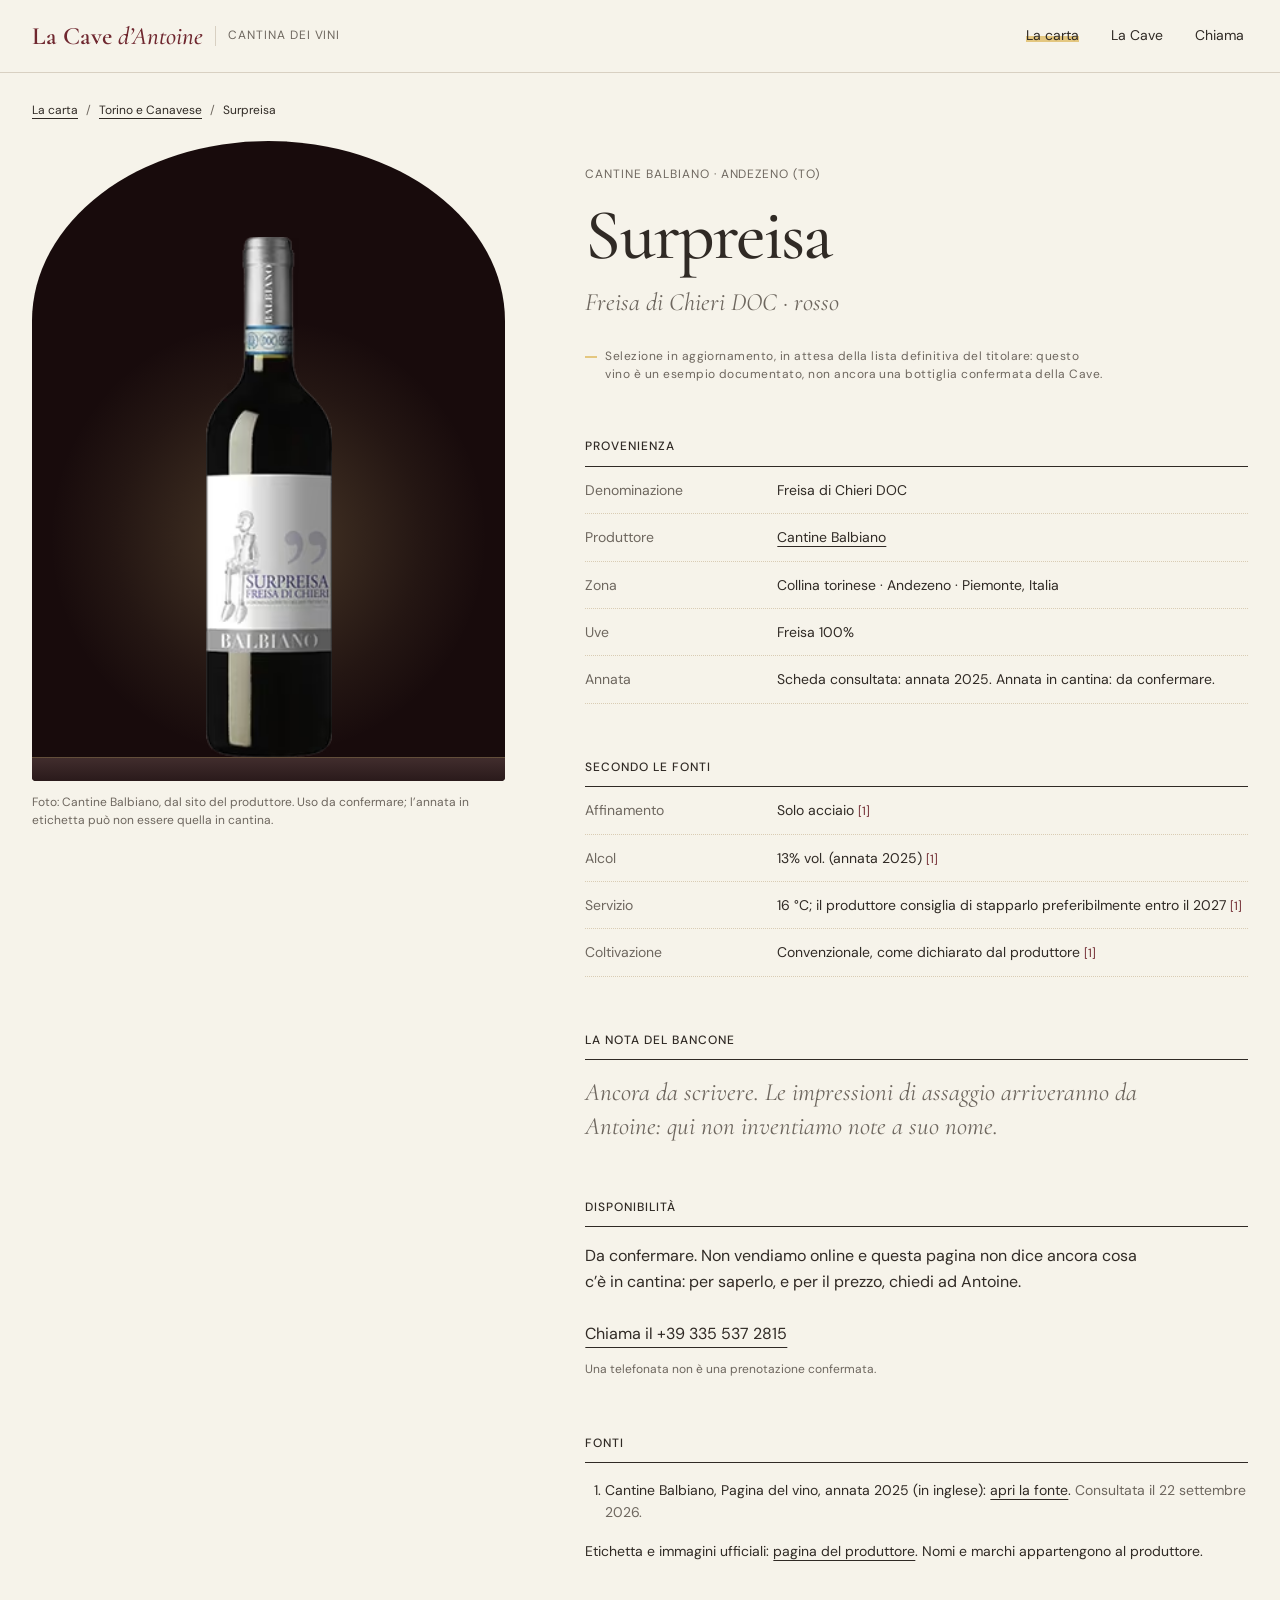
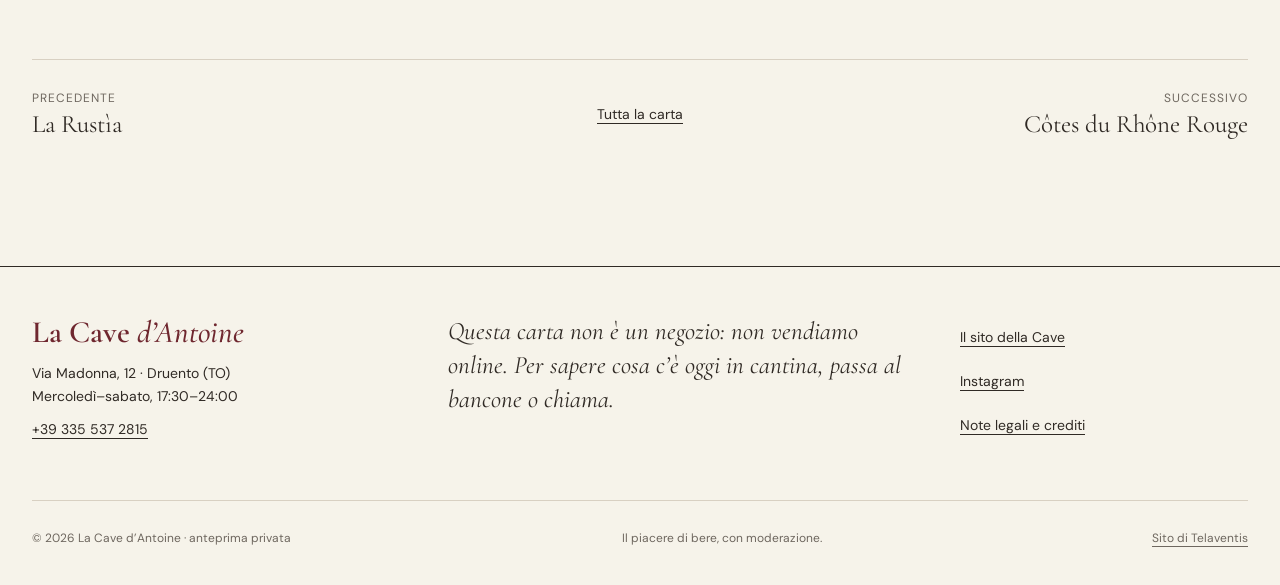
<file: vini/balbiano-freisa-surpreisa.html>
<!doctype html>
<html lang="it">
<head>
<!-- ⚠ TODO prima della pubblicazione: il dominio "https://your-gallery-domain.example/" è un segnaposto. Cambia baseUrl in data/site.json e rilancia node scripts/build.mjs (canonical, og, twitter, sitemap, robots). -->
<meta charset="utf-8">
<meta name="viewport" content="width=device-width, initial-scale=1">
<title>Surpreisa, Cantine Balbiano | Cantina dei vini</title>
<meta name="description" content="Freisa di Chieri DOC di Cantine Balbiano: Freisa 100%. Provenienza e fonti verificate. Selezione in aggiornamento della Cave d’Antoine, Druento.">
<link rel="canonical" href="https://your-gallery-domain.example/vini/balbiano-freisa-surpreisa">
<meta name="robots" content="index, follow">
<meta name="theme-color" content="#180b0c">
<link rel="icon" href="../favicon.ico" sizes="any">
<link rel="icon" href="../assets/images/favicon.svg" type="image/svg+xml">
<link rel="icon" href="../assets/images/favicon-32.png" sizes="32x32" type="image/png">
<link rel="icon" href="../assets/images/favicon-16.png" sizes="16x16" type="image/png">
<link rel="apple-touch-icon" href="../assets/images/apple-touch-icon.png">
<meta property="og:type" content="website">
<meta property="og:locale" content="it_IT">
<meta property="og:site_name" content="Cantina dei vini · La Cave d’Antoine">
<meta property="og:title" content="Surpreisa, Cantine Balbiano | Cantina dei vini">
<meta property="og:description" content="Freisa di Chieri DOC di Cantine Balbiano: Freisa 100%. Provenienza e fonti verificate. Selezione in aggiornamento della Cave d’Antoine, Druento.">
<meta property="og:url" content="https://your-gallery-domain.example/vini/balbiano-freisa-surpreisa">
<meta property="og:image" content="https://your-gallery-domain.example/assets/images/og.png">
<meta property="og:image:type" content="image/png">
<meta property="og:image:width" content="1200">
<meta property="og:image:height" content="630">
<meta property="og:image:alt" content="Cantina dei vini, La Cave d’Antoine: scritta avorio su fondo scuro color vino, con un alone di luce calda">
<meta name="twitter:card" content="summary_large_image">
<meta name="twitter:title" content="Surpreisa, Cantine Balbiano | Cantina dei vini">
<meta name="twitter:description" content="Freisa di Chieri DOC di Cantine Balbiano: Freisa 100%. Provenienza e fonti verificate. Selezione in aggiornamento della Cave d’Antoine, Druento.">
<meta name="twitter:image" content="https://your-gallery-domain.example/assets/images/og.png">
<link rel="stylesheet" href="../assets/css/fonts.css">
<link rel="stylesheet" href="../assets/css/style.css">
<script type="application/ld+json">{"@context":"https://schema.org","@type":"BreadcrumbList","itemListElement":[{"@type":"ListItem","position":1,"name":"La carta","item":"https://your-gallery-domain.example/"},{"@type":"ListItem","position":2,"name":"Surpreisa","item":"https://your-gallery-domain.example/vini/balbiano-freisa-surpreisa"}]}</script>
</head>
<body class="page-wine">
<a class="skip-link" href="#contenuto">Vai al contenuto</a>
<header class="bar">
  <div class="bar-inner wrap">
    <a href="../index.html" class="brand"><span class="brand-name">La Cave <em>d’Antoine</em></span><span class="brand-room">Cantina dei vini</span></a>
    <nav aria-label="Principale">
      <a href="../index.html#carta" aria-current="true">La carta</a>
      <a href="https://caveantoine.pages.dev/la-cave">La Cave</a>
      <a href="tel:+393355372815">Chiama</a>
    </nav>
  </div>
</header>

<main id="contenuto">
<nav class="breadcrumb wrap" aria-label="Percorso"><ol><li><a href="../index.html#carta">La carta</a></li><li><a href="../index.html#zona-torino-canavese">Torino e Canavese</a></li><li><span aria-current="page">Surpreisa</span></li></ol></nav>

<article class="wine wrap" aria-labelledby="wine-title">
  <header class="wine-head">
    <p class="wine-producer">Cantine Balbiano · Andezeno (TO)</p>
    <h1 id="wine-title">Surpreisa</h1>
    <p class="wine-denom">Freisa di Chieri DOC · rosso</p>
    <p class="print-note">Selezione in aggiornamento, in attesa della lista definitiva del titolare: questo vino è un esempio documentato, non ancora una bottiglia confermata della Cave.</p>
  </header>

  <figure class="wine-figure">
    <div class="wine-vault">
      <div class="wine-vault-glow" aria-hidden="true"></div>
      <div class="wine-bottle"><picture><source type="image/avif" srcset="../assets/images/bottiglie/balbiano-freisa-surpreisa-400.avif 97w" sizes="(max-width: 767px) 68px, 127px"><source type="image/webp" srcset="../assets/images/bottiglie/balbiano-freisa-surpreisa-400.webp 97w" sizes="(max-width: 767px) 68px, 127px"><img src="../assets/images/bottiglie/balbiano-freisa-surpreisa-400.webp" width="97" height="400" alt="Bottiglia di Surpreisa, Cantine Balbiano" fetchpriority="high" decoding="async"></picture></div>
    </div>
    <figcaption>Foto: Cantine Balbiano, dal sito del produttore. Uso da confermare; l’annata in etichetta può non essere quella in cantina.</figcaption>
  </figure>

  <div class="wine-body">

    <section aria-labelledby="provenienza">
      <h2 id="provenienza">Provenienza</h2>
      <dl class="fact-list">
        <div><dt>Denominazione</dt><dd>Freisa di Chieri DOC</dd></div>
        <div><dt>Produttore</dt><dd><a href="https://www.balbiano.com/" rel="noreferrer">Cantine Balbiano</a></dd></div>
        <div><dt>Zona</dt><dd>Collina torinese · Andezeno · Piemonte, Italia</dd></div>
        <div><dt>Uve</dt><dd>Freisa 100%</dd></div>
        <div><dt>Annata</dt><dd>Scheda consultata: annata 2025. Annata in cantina: da confermare.</dd></div>
      </dl>
    </section>

    <section aria-labelledby="dal-produttore">
      <h2 id="dal-produttore">Secondo le fonti</h2>
      <dl class="fact-list">
        <div><dt>Affinamento</dt><dd>Solo acciaio <a href="#fonte-1" class="ref" aria-label="Fonte 1">[1]</a></dd></div>
        <div><dt>Alcol</dt><dd>13% vol. (annata 2025) <a href="#fonte-1" class="ref" aria-label="Fonte 1">[1]</a></dd></div>
        <div><dt>Servizio</dt><dd>16 °C; il produttore consiglia di stapparlo preferibilmente entro il 2027 <a href="#fonte-1" class="ref" aria-label="Fonte 1">[1]</a></dd></div>
        <div><dt>Coltivazione</dt><dd>Convenzionale, come dichiarato dal produttore <a href="#fonte-1" class="ref" aria-label="Fonte 1">[1]</a></dd></div>
      </dl>
    </section>

    <section class="cellar-note" aria-labelledby="nota">
      <h2 id="nota">La nota del bancone</h2>
      <p>Ancora da scrivere. Le impressioni di assaggio arriveranno da Antoine: qui non inventiamo note a suo nome.</p>
    </section>

    <section class="wine-commerce" data-commerce-slot data-mode="info" data-wine-id="balbiano-freisa-surpreisa" data-sku="" aria-labelledby="disponibilita">
        <h2 id="disponibilita">Disponibilità</h2>
        <p>Da confermare. Non vendiamo online e questa pagina non dice ancora cosa c’è in cantina: per saperlo, e per il prezzo, chiedi ad Antoine.</p>
        <p><a class="ink-link" href="tel:+393355372815">Chiama il +39 335 537 2815</a></p>
        <p class="quiet-note">Una telefonata non è una prenotazione confermata.</p>
      </section>

    <section class="sources" aria-labelledby="fonti">
      <h2 id="fonti">Fonti</h2>
      <ol>
        <li id="fonte-1">Cantine Balbiano, Pagina del vino, annata 2025 (in inglese): <a href="https://www.balbiano.com/en/cellars/our-wines/freisa-chieri-doc-surpreisa" rel="noreferrer">apri la fonte</a>. <span>Consultata il 22 settembre 2026.</span></li>
      </ol>
      <p>Etichetta e immagini ufficiali: <a href="https://www.balbiano.com/en/cellars/our-wines/freisa-chieri-doc-surpreisa" rel="noreferrer">pagina del produttore</a>. Nomi e marchi appartengono al produttore.</p>
    </section>
  </div>
</article>

<nav class="wine-pager wrap" aria-label="Altri vini della carta">
  <a href="orsolani-la-rustia.html"><small>Precedente</small>La Rustìa</a>
  <a href="../index.html#carta" class="pager-all">Tutta la carta</a>
  <a href="guigal-cotes-du-rhone-rouge.html" class="pager-next"><small>Successivo</small>Côtes du Rhône Rouge</a>
</nav>
</main>

<footer class="colophon">
  <div class="colophon-grid wrap">
    <div>
      <p class="colophon-brand">La Cave <em>d’Antoine</em></p>
      <p>Via Madonna, 12 · Druento (TO)<br>Mercoledì–sabato, 17:30–24:00<br><a href="tel:+393355372815">+39 335 537 2815</a></p>
    </div>
    <p class="colophon-text">Questa carta non è un negozio: non vendiamo online. Per sapere cosa c’è oggi in cantina, passa al bancone o chiama.</p>
    <nav aria-label="Altri collegamenti">
      <a href="https://caveantoine.pages.dev/">Il sito della Cave</a>
      <a href="https://www.instagram.com/lacave.dantoine/" rel="noreferrer">Instagram</a>
      <a href="../note-legali.html">Note legali e crediti</a>
    </nav>
  </div>
  <div class="colophon-base wrap"><span>© <span data-year>2026</span> La Cave d’Antoine · anteprima privata</span><span>Il piacere di bere, con moderazione.</span><a href="https://telaventis.fr" target="_blank" rel="noopener">Sito di Telaventis</a></div>
</footer>
<script src="../assets/js/main.js"></script>
</body>
</html>
</file>
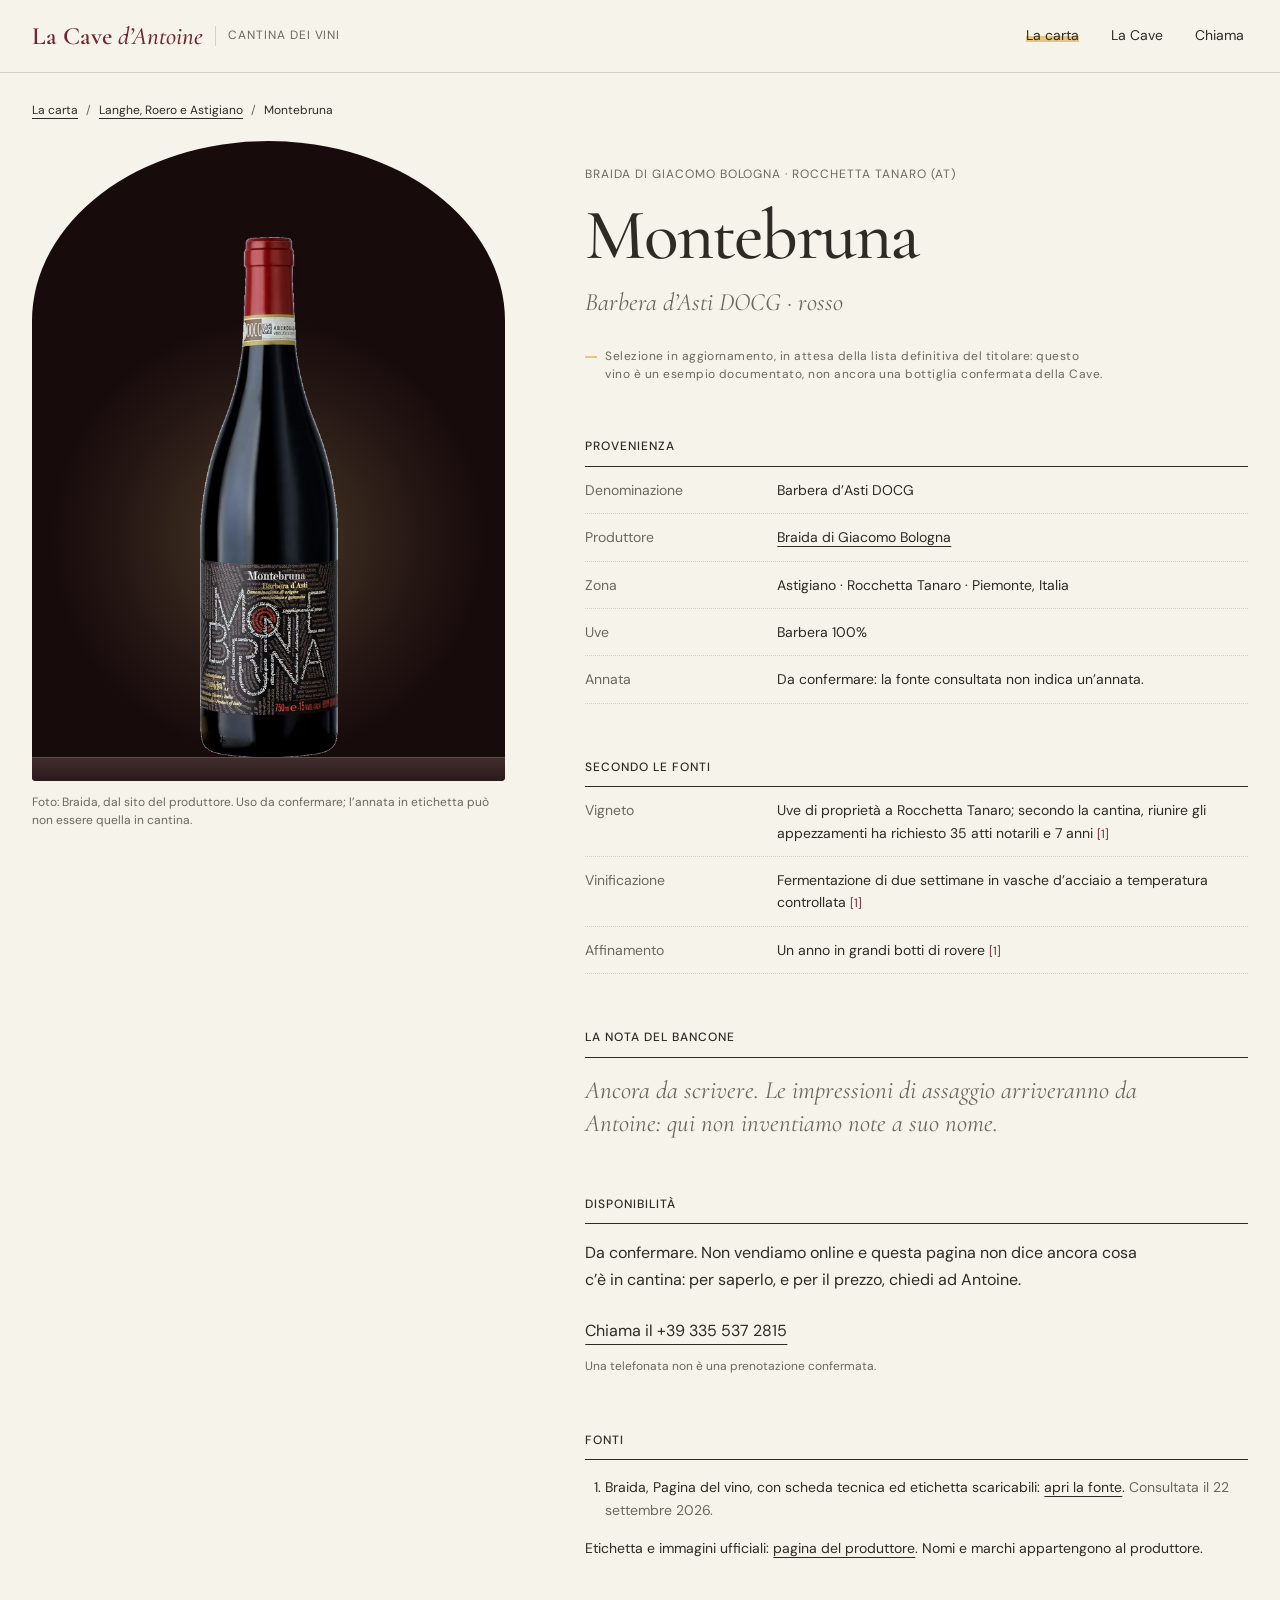
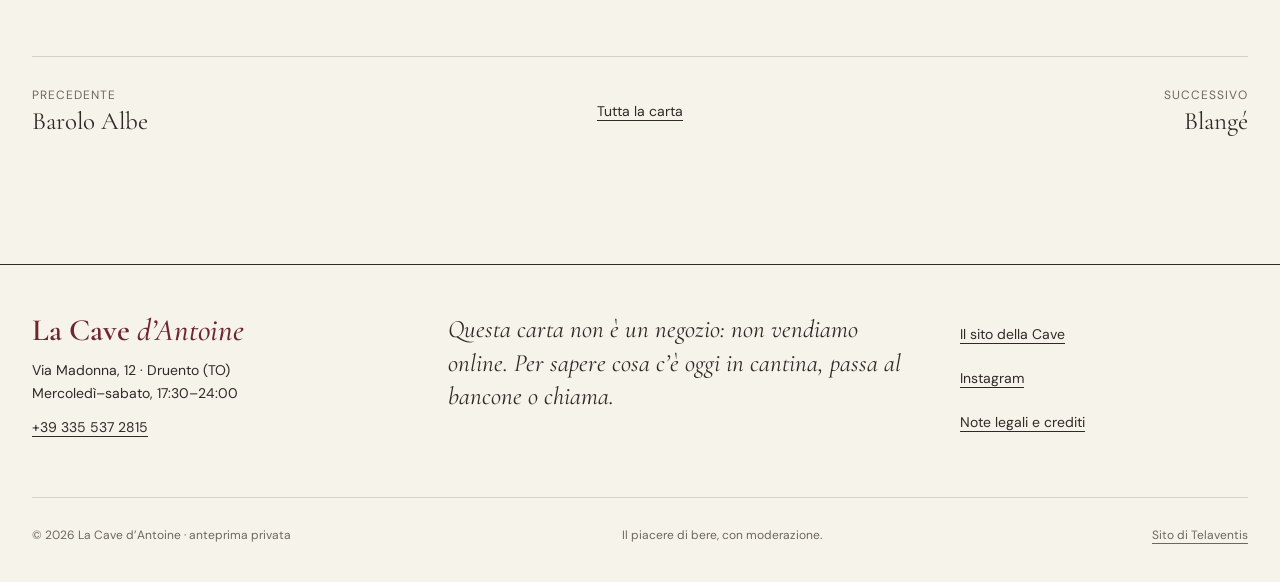
<file: vini/braida-montebruna.html>
<!doctype html>
<html lang="it">
<head>
<!-- ⚠ TODO prima della pubblicazione: il dominio "https://your-gallery-domain.example/" è un segnaposto. Cambia baseUrl in data/site.json e rilancia node scripts/build.mjs (canonical, og, twitter, sitemap, robots). -->
<meta charset="utf-8">
<meta name="viewport" content="width=device-width, initial-scale=1">
<title>Montebruna, Braida di Giacomo Bologna | Cantina dei vini</title>
<meta name="description" content="Barbera d’Asti DOCG di Braida di Giacomo Bologna: Barbera 100%. Provenienza e fonti verificate. Selezione in aggiornamento della Cave d’Antoine, Druento.">
<link rel="canonical" href="https://your-gallery-domain.example/vini/braida-montebruna">
<meta name="robots" content="index, follow">
<meta name="theme-color" content="#180b0c">
<link rel="icon" href="../favicon.ico" sizes="any">
<link rel="icon" href="../assets/images/favicon.svg" type="image/svg+xml">
<link rel="icon" href="../assets/images/favicon-32.png" sizes="32x32" type="image/png">
<link rel="icon" href="../assets/images/favicon-16.png" sizes="16x16" type="image/png">
<link rel="apple-touch-icon" href="../assets/images/apple-touch-icon.png">
<meta property="og:type" content="website">
<meta property="og:locale" content="it_IT">
<meta property="og:site_name" content="Cantina dei vini · La Cave d’Antoine">
<meta property="og:title" content="Montebruna, Braida di Giacomo Bologna | Cantina dei vini">
<meta property="og:description" content="Barbera d’Asti DOCG di Braida di Giacomo Bologna: Barbera 100%. Provenienza e fonti verificate. Selezione in aggiornamento della Cave d’Antoine, Druento.">
<meta property="og:url" content="https://your-gallery-domain.example/vini/braida-montebruna">
<meta property="og:image" content="https://your-gallery-domain.example/assets/images/og.png">
<meta property="og:image:type" content="image/png">
<meta property="og:image:width" content="1200">
<meta property="og:image:height" content="630">
<meta property="og:image:alt" content="Cantina dei vini, La Cave d’Antoine: scritta avorio su fondo scuro color vino, con un alone di luce calda">
<meta name="twitter:card" content="summary_large_image">
<meta name="twitter:title" content="Montebruna, Braida di Giacomo Bologna | Cantina dei vini">
<meta name="twitter:description" content="Barbera d’Asti DOCG di Braida di Giacomo Bologna: Barbera 100%. Provenienza e fonti verificate. Selezione in aggiornamento della Cave d’Antoine, Druento.">
<meta name="twitter:image" content="https://your-gallery-domain.example/assets/images/og.png">
<link rel="stylesheet" href="../assets/css/fonts.css">
<link rel="stylesheet" href="../assets/css/style.css">
<script type="application/ld+json">{"@context":"https://schema.org","@type":"BreadcrumbList","itemListElement":[{"@type":"ListItem","position":1,"name":"La carta","item":"https://your-gallery-domain.example/"},{"@type":"ListItem","position":2,"name":"Montebruna","item":"https://your-gallery-domain.example/vini/braida-montebruna"}]}</script>
</head>
<body class="page-wine">
<a class="skip-link" href="#contenuto">Vai al contenuto</a>
<header class="bar">
  <div class="bar-inner wrap">
    <a href="../index.html" class="brand"><span class="brand-name">La Cave <em>d’Antoine</em></span><span class="brand-room">Cantina dei vini</span></a>
    <nav aria-label="Principale">
      <a href="../index.html#carta" aria-current="true">La carta</a>
      <a href="https://caveantoine.pages.dev/la-cave">La Cave</a>
      <a href="tel:+393355372815">Chiama</a>
    </nav>
  </div>
</header>

<main id="contenuto">
<nav class="breadcrumb wrap" aria-label="Percorso"><ol><li><a href="../index.html#carta">La carta</a></li><li><a href="../index.html#zona-langhe-roero-asti">Langhe, Roero e Astigiano</a></li><li><span aria-current="page">Montebruna</span></li></ol></nav>

<article class="wine wrap" aria-labelledby="wine-title">
  <header class="wine-head">
    <p class="wine-producer">Braida di Giacomo Bologna · Rocchetta Tanaro (AT)</p>
    <h1 id="wine-title">Montebruna</h1>
    <p class="wine-denom">Barbera d’Asti DOCG · rosso</p>
    <p class="print-note">Selezione in aggiornamento, in attesa della lista definitiva del titolare: questo vino è un esempio documentato, non ancora una bottiglia confermata della Cave.</p>
  </header>

  <figure class="wine-figure">
    <div class="wine-vault">
      <div class="wine-vault-glow" aria-hidden="true"></div>
      <div class="wine-bottle"><picture><source type="image/avif" srcset="../assets/images/bottiglie/braida-montebruna-400.avif 106w, ../assets/images/bottiglie/braida-montebruna-800.avif 212w, ../assets/images/bottiglie/braida-montebruna-1200.avif 319w" sizes="(max-width: 767px) 74px, 138px"><source type="image/webp" srcset="../assets/images/bottiglie/braida-montebruna-400.webp 106w, ../assets/images/bottiglie/braida-montebruna-800.webp 212w, ../assets/images/bottiglie/braida-montebruna-1200.webp 319w" sizes="(max-width: 767px) 74px, 138px"><img src="../assets/images/bottiglie/braida-montebruna-400.webp" width="319" height="1200" alt="Bottiglia di Montebruna, Braida di Giacomo Bologna" fetchpriority="high" decoding="async"></picture></div>
    </div>
    <figcaption>Foto: Braida, dal sito del produttore. Uso da confermare; l’annata in etichetta può non essere quella in cantina.</figcaption>
  </figure>

  <div class="wine-body">

    <section aria-labelledby="provenienza">
      <h2 id="provenienza">Provenienza</h2>
      <dl class="fact-list">
        <div><dt>Denominazione</dt><dd>Barbera d’Asti DOCG</dd></div>
        <div><dt>Produttore</dt><dd><a href="https://www.braida.it/" rel="noreferrer">Braida di Giacomo Bologna</a></dd></div>
        <div><dt>Zona</dt><dd>Astigiano · Rocchetta Tanaro · Piemonte, Italia</dd></div>
        <div><dt>Uve</dt><dd>Barbera 100%</dd></div>
        <div><dt>Annata</dt><dd>Da confermare: la fonte consultata non indica un’annata.</dd></div>
      </dl>
    </section>

    <section aria-labelledby="dal-produttore">
      <h2 id="dal-produttore">Secondo le fonti</h2>
      <dl class="fact-list">
        <div><dt>Vigneto</dt><dd>Uve di proprietà a Rocchetta Tanaro; secondo la cantina, riunire gli appezzamenti ha richiesto 35 atti notarili e 7 anni <a href="#fonte-1" class="ref" aria-label="Fonte 1">[1]</a></dd></div>
        <div><dt>Vinificazione</dt><dd>Fermentazione di due settimane in vasche d’acciaio a temperatura controllata <a href="#fonte-1" class="ref" aria-label="Fonte 1">[1]</a></dd></div>
        <div><dt>Affinamento</dt><dd>Un anno in grandi botti di rovere <a href="#fonte-1" class="ref" aria-label="Fonte 1">[1]</a></dd></div>
      </dl>
    </section>

    <section class="cellar-note" aria-labelledby="nota">
      <h2 id="nota">La nota del bancone</h2>
      <p>Ancora da scrivere. Le impressioni di assaggio arriveranno da Antoine: qui non inventiamo note a suo nome.</p>
    </section>

    <section class="wine-commerce" data-commerce-slot data-mode="info" data-wine-id="braida-montebruna" data-sku="" aria-labelledby="disponibilita">
        <h2 id="disponibilita">Disponibilità</h2>
        <p>Da confermare. Non vendiamo online e questa pagina non dice ancora cosa c’è in cantina: per saperlo, e per il prezzo, chiedi ad Antoine.</p>
        <p><a class="ink-link" href="tel:+393355372815">Chiama il +39 335 537 2815</a></p>
        <p class="quiet-note">Una telefonata non è una prenotazione confermata.</p>
      </section>

    <section class="sources" aria-labelledby="fonti">
      <h2 id="fonti">Fonti</h2>
      <ol>
        <li id="fonte-1">Braida, Pagina del vino, con scheda tecnica ed etichetta scaricabili: <a href="https://www.braida.it/montebruna/" rel="noreferrer">apri la fonte</a>. <span>Consultata il 22 settembre 2026.</span></li>
      </ol>
      <p>Etichetta e immagini ufficiali: <a href="https://www.braida.it/area-download/" rel="noreferrer">pagina del produttore</a>. Nomi e marchi appartengono al produttore.</p>
    </section>
  </div>
</article>

<nav class="wine-pager wrap" aria-label="Altri vini della carta">
  <a href="vajra-barolo-albe.html"><small>Precedente</small>Barolo Albe</a>
  <a href="../index.html#carta" class="pager-all">Tutta la carta</a>
  <a href="ceretto-blange.html" class="pager-next"><small>Successivo</small>Blangé</a>
</nav>
</main>

<footer class="colophon">
  <div class="colophon-grid wrap">
    <div>
      <p class="colophon-brand">La Cave <em>d’Antoine</em></p>
      <p>Via Madonna, 12 · Druento (TO)<br>Mercoledì–sabato, 17:30–24:00<br><a href="tel:+393355372815">+39 335 537 2815</a></p>
    </div>
    <p class="colophon-text">Questa carta non è un negozio: non vendiamo online. Per sapere cosa c’è oggi in cantina, passa al bancone o chiama.</p>
    <nav aria-label="Altri collegamenti">
      <a href="https://caveantoine.pages.dev/">Il sito della Cave</a>
      <a href="https://www.instagram.com/lacave.dantoine/" rel="noreferrer">Instagram</a>
      <a href="../note-legali.html">Note legali e crediti</a>
    </nav>
  </div>
  <div class="colophon-base wrap"><span>© <span data-year>2026</span> La Cave d’Antoine · anteprima privata</span><span>Il piacere di bere, con moderazione.</span><a href="https://telaventis.fr" target="_blank" rel="noopener">Sito di Telaventis</a></div>
</footer>
<script src="../assets/js/main.js"></script>
</body>
</html>
</file>
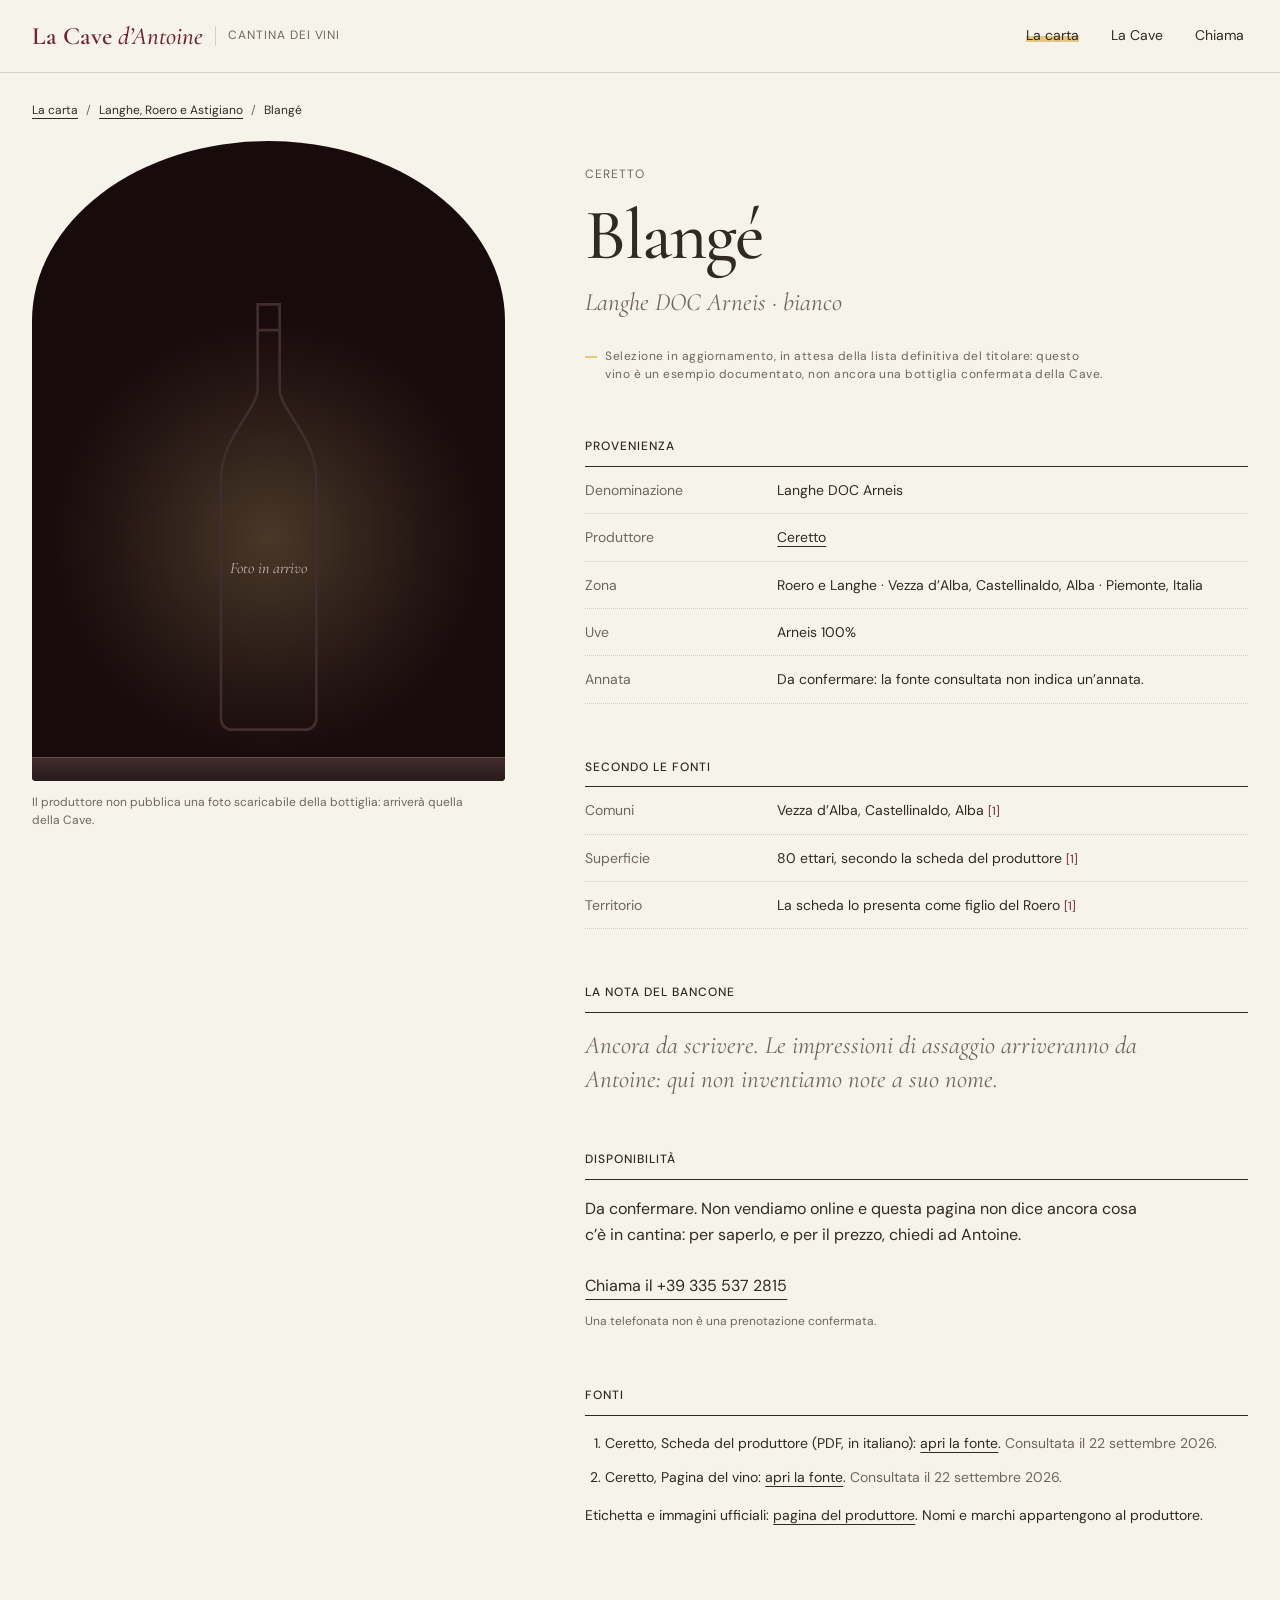
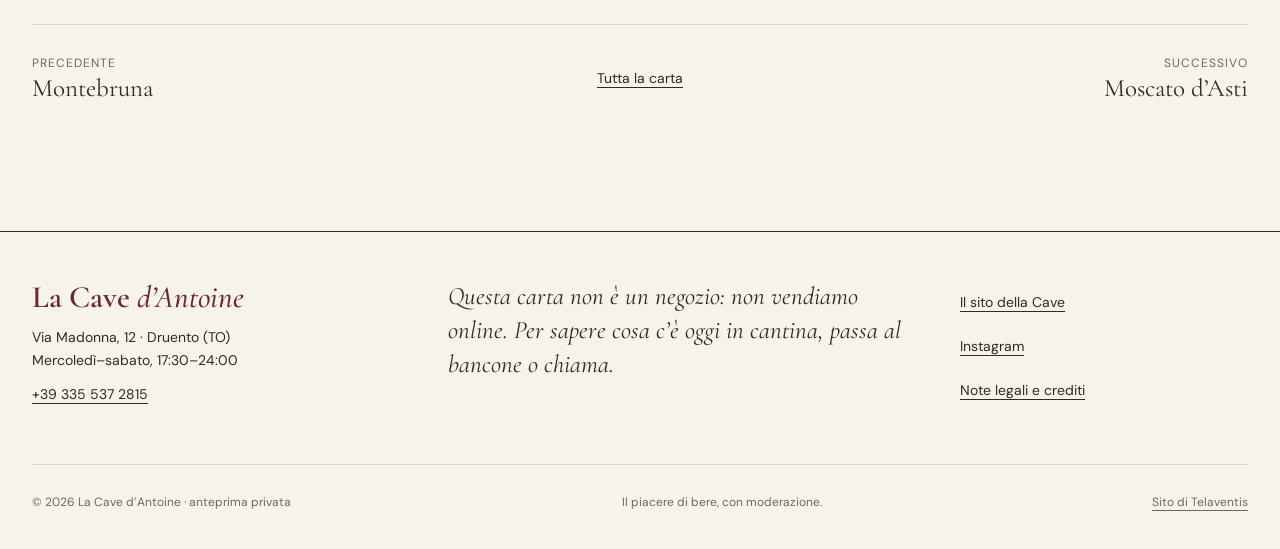
<file: vini/ceretto-blange.html>
<!doctype html>
<html lang="it">
<head>
<!-- ⚠ TODO prima della pubblicazione: il dominio "https://your-gallery-domain.example/" è un segnaposto. Cambia baseUrl in data/site.json e rilancia node scripts/build.mjs (canonical, og, twitter, sitemap, robots). -->
<meta charset="utf-8">
<meta name="viewport" content="width=device-width, initial-scale=1">
<title>Blangé, Ceretto | Cantina dei vini</title>
<meta name="description" content="Langhe DOC Arneis di Ceretto: Arneis 100%. Provenienza e fonti verificate. Selezione in aggiornamento della Cave d’Antoine, Druento.">
<link rel="canonical" href="https://your-gallery-domain.example/vini/ceretto-blange">
<meta name="robots" content="index, follow">
<meta name="theme-color" content="#180b0c">
<link rel="icon" href="../favicon.ico" sizes="any">
<link rel="icon" href="../assets/images/favicon.svg" type="image/svg+xml">
<link rel="icon" href="../assets/images/favicon-32.png" sizes="32x32" type="image/png">
<link rel="icon" href="../assets/images/favicon-16.png" sizes="16x16" type="image/png">
<link rel="apple-touch-icon" href="../assets/images/apple-touch-icon.png">
<meta property="og:type" content="website">
<meta property="og:locale" content="it_IT">
<meta property="og:site_name" content="Cantina dei vini · La Cave d’Antoine">
<meta property="og:title" content="Blangé, Ceretto | Cantina dei vini">
<meta property="og:description" content="Langhe DOC Arneis di Ceretto: Arneis 100%. Provenienza e fonti verificate. Selezione in aggiornamento della Cave d’Antoine, Druento.">
<meta property="og:url" content="https://your-gallery-domain.example/vini/ceretto-blange">
<meta property="og:image" content="https://your-gallery-domain.example/assets/images/og.png">
<meta property="og:image:type" content="image/png">
<meta property="og:image:width" content="1200">
<meta property="og:image:height" content="630">
<meta property="og:image:alt" content="Cantina dei vini, La Cave d’Antoine: scritta avorio su fondo scuro color vino, con un alone di luce calda">
<meta name="twitter:card" content="summary_large_image">
<meta name="twitter:title" content="Blangé, Ceretto | Cantina dei vini">
<meta name="twitter:description" content="Langhe DOC Arneis di Ceretto: Arneis 100%. Provenienza e fonti verificate. Selezione in aggiornamento della Cave d’Antoine, Druento.">
<meta name="twitter:image" content="https://your-gallery-domain.example/assets/images/og.png">
<link rel="stylesheet" href="../assets/css/fonts.css">
<link rel="stylesheet" href="../assets/css/style.css">
<script type="application/ld+json">{"@context":"https://schema.org","@type":"BreadcrumbList","itemListElement":[{"@type":"ListItem","position":1,"name":"La carta","item":"https://your-gallery-domain.example/"},{"@type":"ListItem","position":2,"name":"Blangé","item":"https://your-gallery-domain.example/vini/ceretto-blange"}]}</script>
</head>
<body class="page-wine">
<a class="skip-link" href="#contenuto">Vai al contenuto</a>
<header class="bar">
  <div class="bar-inner wrap">
    <a href="../index.html" class="brand"><span class="brand-name">La Cave <em>d’Antoine</em></span><span class="brand-room">Cantina dei vini</span></a>
    <nav aria-label="Principale">
      <a href="../index.html#carta" aria-current="true">La carta</a>
      <a href="https://caveantoine.pages.dev/la-cave">La Cave</a>
      <a href="tel:+393355372815">Chiama</a>
    </nav>
  </div>
</header>

<main id="contenuto">
<nav class="breadcrumb wrap" aria-label="Percorso"><ol><li><a href="../index.html#carta">La carta</a></li><li><a href="../index.html#zona-langhe-roero-asti">Langhe, Roero e Astigiano</a></li><li><span aria-current="page">Blangé</span></li></ol></nav>

<article class="wine wrap" aria-labelledby="wine-title">
  <header class="wine-head">
    <p class="wine-producer">Ceretto</p>
    <h1 id="wine-title">Blangé</h1>
    <p class="wine-denom">Langhe DOC Arneis · bianco</p>
    <p class="print-note">Selezione in aggiornamento, in attesa della lista definitiva del titolare: questo vino è un esempio documentato, non ancora una bottiglia confermata della Cave.</p>
  </header>

  <figure class="wine-figure">
    <div class="wine-vault">
      <div class="wine-vault-glow" aria-hidden="true"></div>
      <div class="wine-bottle"><span class="bottle-missing"><svg viewBox="0 0 64 240" aria-hidden="true"><path d="M26 4h12v46c0 12 20 26 20 50v130a6 6 0 0 1-6 6H12a6 6 0 0 1-6-6V100c0-24 20-38 20-50z"/><path d="M26 18h12"/></svg><span>Foto in arrivo</span></span></div>
    </div>
    <figcaption>Il produttore non pubblica una foto scaricabile della bottiglia: arriverà quella della Cave.</figcaption>
  </figure>

  <div class="wine-body">

    <section aria-labelledby="provenienza">
      <h2 id="provenienza">Provenienza</h2>
      <dl class="fact-list">
        <div><dt>Denominazione</dt><dd>Langhe DOC Arneis</dd></div>
        <div><dt>Produttore</dt><dd><a href="https://www.ceretto.com/" rel="noreferrer">Ceretto</a></dd></div>
        <div><dt>Zona</dt><dd>Roero e Langhe · Vezza d’Alba, Castellinaldo, Alba · Piemonte, Italia</dd></div>
        <div><dt>Uve</dt><dd>Arneis 100%</dd></div>
        <div><dt>Annata</dt><dd>Da confermare: la fonte consultata non indica un’annata.</dd></div>
      </dl>
    </section>

    <section aria-labelledby="dal-produttore">
      <h2 id="dal-produttore">Secondo le fonti</h2>
      <dl class="fact-list">
        <div><dt>Comuni</dt><dd>Vezza d’Alba, Castellinaldo, Alba <a href="#fonte-1" class="ref" aria-label="Fonte 1">[1]</a></dd></div>
        <div><dt>Superficie</dt><dd>80 ettari, secondo la scheda del produttore <a href="#fonte-1" class="ref" aria-label="Fonte 1">[1]</a></dd></div>
        <div><dt>Territorio</dt><dd>La scheda lo presenta come figlio del Roero <a href="#fonte-1" class="ref" aria-label="Fonte 1">[1]</a></dd></div>
      </dl>
    </section>

    <section class="cellar-note" aria-labelledby="nota">
      <h2 id="nota">La nota del bancone</h2>
      <p>Ancora da scrivere. Le impressioni di assaggio arriveranno da Antoine: qui non inventiamo note a suo nome.</p>
    </section>

    <section class="wine-commerce" data-commerce-slot data-mode="info" data-wine-id="ceretto-blange" data-sku="" aria-labelledby="disponibilita">
        <h2 id="disponibilita">Disponibilità</h2>
        <p>Da confermare. Non vendiamo online e questa pagina non dice ancora cosa c’è in cantina: per saperlo, e per il prezzo, chiedi ad Antoine.</p>
        <p><a class="ink-link" href="tel:+393355372815">Chiama il +39 335 537 2815</a></p>
        <p class="quiet-note">Una telefonata non è una prenotazione confermata.</p>
      </section>

    <section class="sources" aria-labelledby="fonti">
      <h2 id="fonti">Fonti</h2>
      <ol>
        <li id="fonte-1">Ceretto, Scheda del produttore (PDF, in italiano): <a href="https://ceretto.com/uploads/public/2030_it-ceretto-langhe-doc-arneis-blange.pdf" rel="noreferrer">apri la fonte</a>. <span>Consultata il 22 settembre 2026.</span></li>
        <li id="fonte-2">Ceretto, Pagina del vino: <a href="https://www.ceretto.com/en/wines/langhe-doc-arneis-blange" rel="noreferrer">apri la fonte</a>. <span>Consultata il 22 settembre 2026.</span></li>
      </ol>
      <p>Etichetta e immagini ufficiali: <a href="https://www.ceretto.com/en/wines/langhe-doc-arneis-blange" rel="noreferrer">pagina del produttore</a>. Nomi e marchi appartengono al produttore.</p>
    </section>
  </div>
</article>

<nav class="wine-pager wrap" aria-label="Altri vini della carta">
  <a href="braida-montebruna.html"><small>Precedente</small>Montebruna</a>
  <a href="../index.html#carta" class="pager-all">Tutta la carta</a>
  <a href="saracco-moscato-d-asti.html" class="pager-next"><small>Successivo</small>Moscato d’Asti</a>
</nav>
</main>

<footer class="colophon">
  <div class="colophon-grid wrap">
    <div>
      <p class="colophon-brand">La Cave <em>d’Antoine</em></p>
      <p>Via Madonna, 12 · Druento (TO)<br>Mercoledì–sabato, 17:30–24:00<br><a href="tel:+393355372815">+39 335 537 2815</a></p>
    </div>
    <p class="colophon-text">Questa carta non è un negozio: non vendiamo online. Per sapere cosa c’è oggi in cantina, passa al bancone o chiama.</p>
    <nav aria-label="Altri collegamenti">
      <a href="https://caveantoine.pages.dev/">Il sito della Cave</a>
      <a href="https://www.instagram.com/lacave.dantoine/" rel="noreferrer">Instagram</a>
      <a href="../note-legali.html">Note legali e crediti</a>
    </nav>
  </div>
  <div class="colophon-base wrap"><span>© <span data-year>2026</span> La Cave d’Antoine · anteprima privata</span><span>Il piacere di bere, con moderazione.</span><a href="https://telaventis.fr" target="_blank" rel="noopener">Sito di Telaventis</a></div>
</footer>
<script src="../assets/js/main.js"></script>
</body>
</html>
</file>
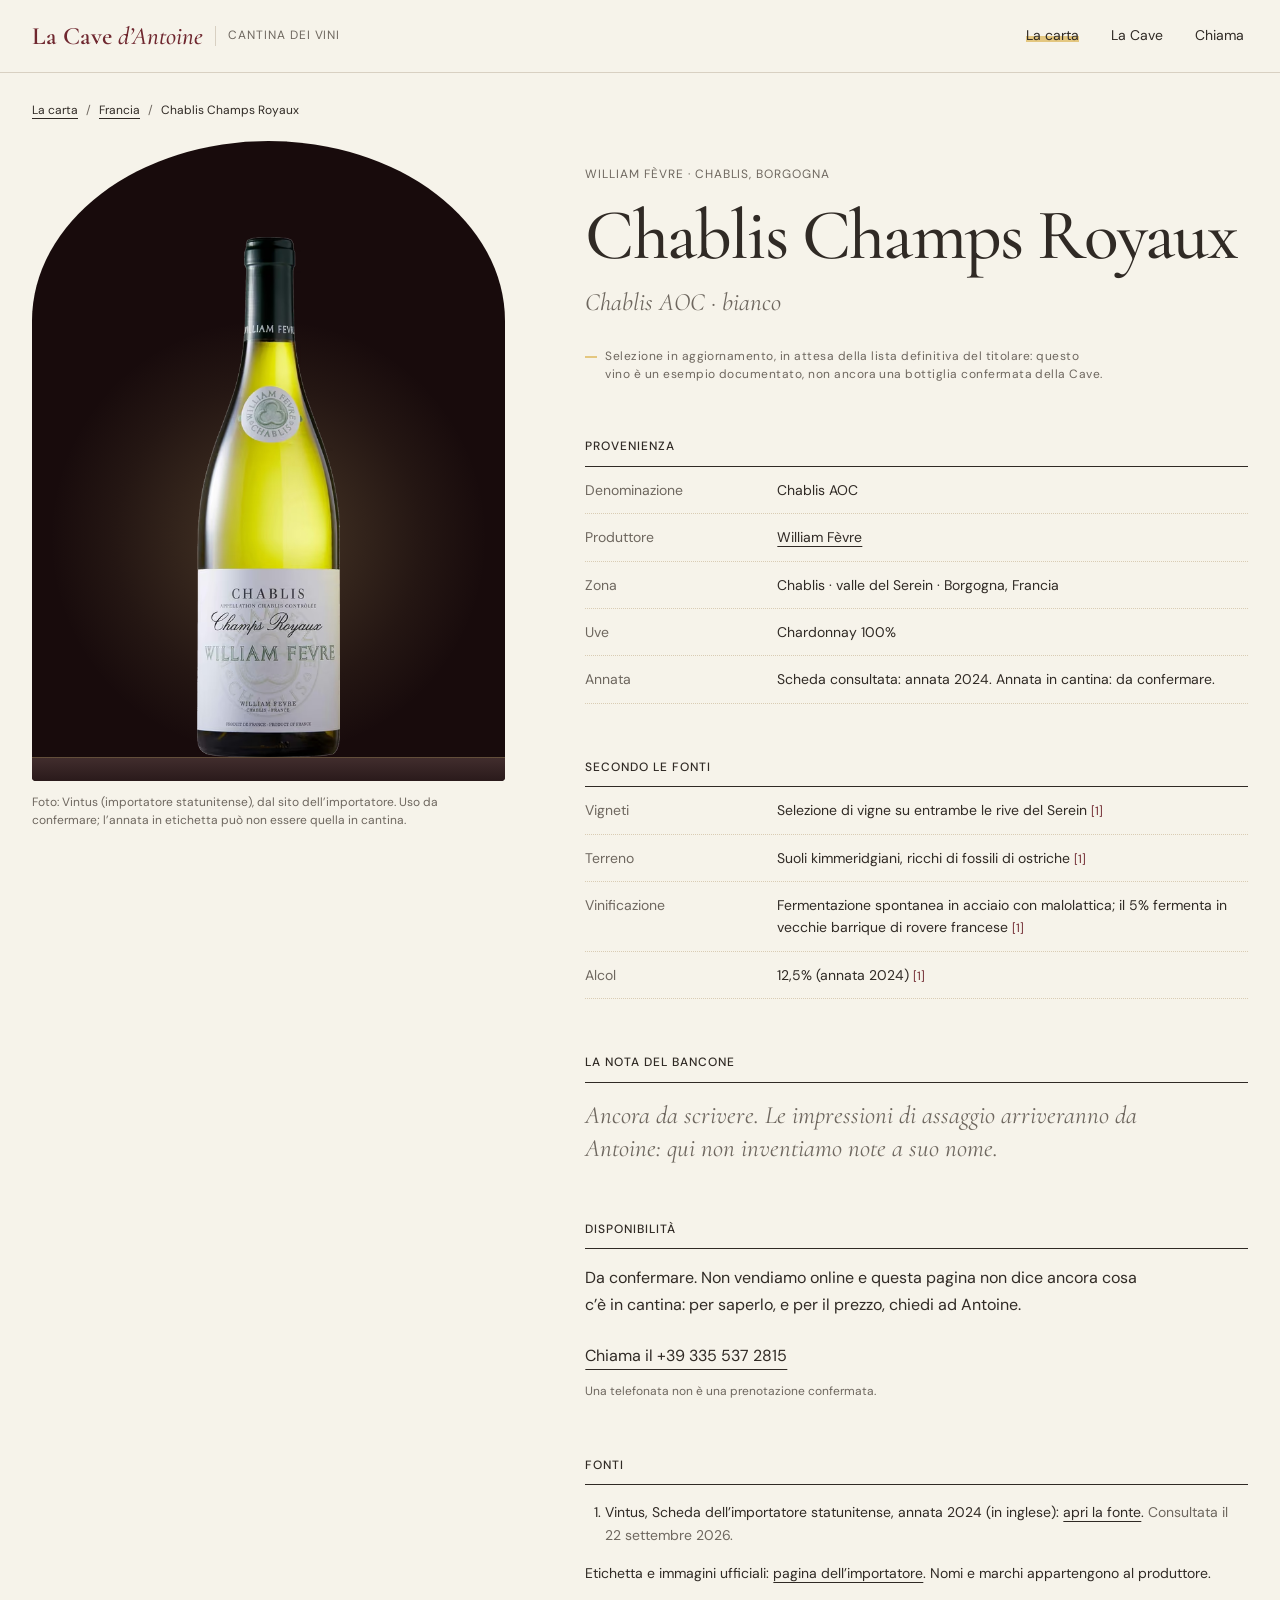
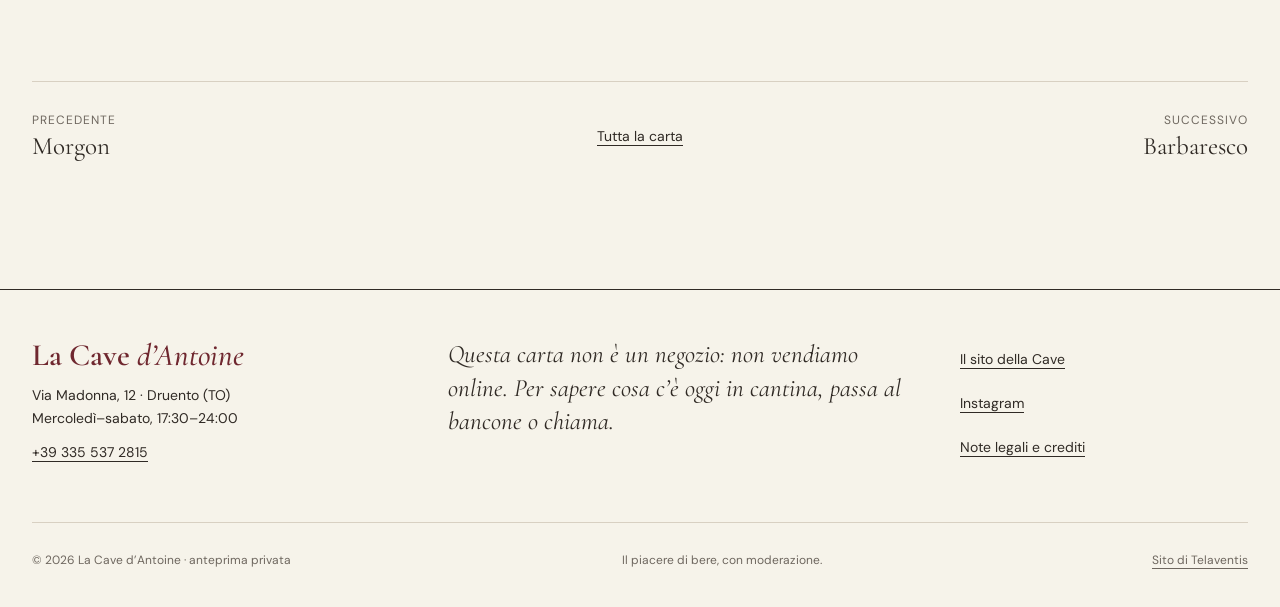
<file: vini/fevre-chablis-champs-royaux.html>
<!doctype html>
<html lang="it">
<head>
<!-- ⚠ TODO prima della pubblicazione: il dominio "https://your-gallery-domain.example/" è un segnaposto. Cambia baseUrl in data/site.json e rilancia node scripts/build.mjs (canonical, og, twitter, sitemap, robots). -->
<meta charset="utf-8">
<meta name="viewport" content="width=device-width, initial-scale=1">
<title>Chablis Champs Royaux, William Fèvre | Cantina dei vini</title>
<meta name="description" content="Chablis AOC di William Fèvre: Chardonnay 100%. Provenienza e fonti verificate. Selezione in aggiornamento della Cave d’Antoine, Druento.">
<link rel="canonical" href="https://your-gallery-domain.example/vini/fevre-chablis-champs-royaux">
<meta name="robots" content="index, follow">
<meta name="theme-color" content="#180b0c">
<link rel="icon" href="../favicon.ico" sizes="any">
<link rel="icon" href="../assets/images/favicon.svg" type="image/svg+xml">
<link rel="icon" href="../assets/images/favicon-32.png" sizes="32x32" type="image/png">
<link rel="icon" href="../assets/images/favicon-16.png" sizes="16x16" type="image/png">
<link rel="apple-touch-icon" href="../assets/images/apple-touch-icon.png">
<meta property="og:type" content="website">
<meta property="og:locale" content="it_IT">
<meta property="og:site_name" content="Cantina dei vini · La Cave d’Antoine">
<meta property="og:title" content="Chablis Champs Royaux, William Fèvre | Cantina dei vini">
<meta property="og:description" content="Chablis AOC di William Fèvre: Chardonnay 100%. Provenienza e fonti verificate. Selezione in aggiornamento della Cave d’Antoine, Druento.">
<meta property="og:url" content="https://your-gallery-domain.example/vini/fevre-chablis-champs-royaux">
<meta property="og:image" content="https://your-gallery-domain.example/assets/images/og.png">
<meta property="og:image:type" content="image/png">
<meta property="og:image:width" content="1200">
<meta property="og:image:height" content="630">
<meta property="og:image:alt" content="Cantina dei vini, La Cave d’Antoine: scritta avorio su fondo scuro color vino, con un alone di luce calda">
<meta name="twitter:card" content="summary_large_image">
<meta name="twitter:title" content="Chablis Champs Royaux, William Fèvre | Cantina dei vini">
<meta name="twitter:description" content="Chablis AOC di William Fèvre: Chardonnay 100%. Provenienza e fonti verificate. Selezione in aggiornamento della Cave d’Antoine, Druento.">
<meta name="twitter:image" content="https://your-gallery-domain.example/assets/images/og.png">
<link rel="stylesheet" href="../assets/css/fonts.css">
<link rel="stylesheet" href="../assets/css/style.css">
<script type="application/ld+json">{"@context":"https://schema.org","@type":"BreadcrumbList","itemListElement":[{"@type":"ListItem","position":1,"name":"La carta","item":"https://your-gallery-domain.example/"},{"@type":"ListItem","position":2,"name":"Chablis Champs Royaux","item":"https://your-gallery-domain.example/vini/fevre-chablis-champs-royaux"}]}</script>
</head>
<body class="page-wine">
<a class="skip-link" href="#contenuto">Vai al contenuto</a>
<header class="bar">
  <div class="bar-inner wrap">
    <a href="../index.html" class="brand"><span class="brand-name">La Cave <em>d’Antoine</em></span><span class="brand-room">Cantina dei vini</span></a>
    <nav aria-label="Principale">
      <a href="../index.html#carta" aria-current="true">La carta</a>
      <a href="https://caveantoine.pages.dev/la-cave">La Cave</a>
      <a href="tel:+393355372815">Chiama</a>
    </nav>
  </div>
</header>

<main id="contenuto">
<nav class="breadcrumb wrap" aria-label="Percorso"><ol><li><a href="../index.html#carta">La carta</a></li><li><a href="../index.html#zona-francia">Francia</a></li><li><span aria-current="page">Chablis Champs Royaux</span></li></ol></nav>

<article class="wine wrap" aria-labelledby="wine-title">
  <header class="wine-head">
    <p class="wine-producer">William Fèvre · Chablis, Borgogna</p>
    <h1 id="wine-title">Chablis Champs Royaux</h1>
    <p class="wine-denom">Chablis AOC · bianco</p>
    <p class="print-note">Selezione in aggiornamento, in attesa della lista definitiva del titolare: questo vino è un esempio documentato, non ancora una bottiglia confermata della Cave.</p>
  </header>

  <figure class="wine-figure">
    <div class="wine-vault">
      <div class="wine-vault-glow" aria-hidden="true"></div>
      <div class="wine-bottle"><picture><source type="image/avif" srcset="../assets/images/bottiglie/fevre-chablis-champs-royaux-400.avif 109w, ../assets/images/bottiglie/fevre-chablis-champs-royaux-800.avif 219w, ../assets/images/bottiglie/fevre-chablis-champs-royaux-1200.avif 328w" sizes="(max-width: 767px) 77px, 142px"><source type="image/webp" srcset="../assets/images/bottiglie/fevre-chablis-champs-royaux-400.webp 109w, ../assets/images/bottiglie/fevre-chablis-champs-royaux-800.webp 219w, ../assets/images/bottiglie/fevre-chablis-champs-royaux-1200.webp 328w" sizes="(max-width: 767px) 77px, 142px"><img src="../assets/images/bottiglie/fevre-chablis-champs-royaux-400.webp" width="328" height="1200" alt="Bottiglia di Chablis Champs Royaux, William Fèvre" fetchpriority="high" decoding="async"></picture></div>
    </div>
    <figcaption>Foto: Vintus (importatore statunitense), dal sito dell’importatore. Uso da confermare; l’annata in etichetta può non essere quella in cantina.</figcaption>
  </figure>

  <div class="wine-body">

    <section aria-labelledby="provenienza">
      <h2 id="provenienza">Provenienza</h2>
      <dl class="fact-list">
        <div><dt>Denominazione</dt><dd>Chablis AOC</dd></div>
        <div><dt>Produttore</dt><dd><a href="https://www.williamfevre.fr/" rel="noreferrer">William Fèvre</a></dd></div>
        <div><dt>Zona</dt><dd>Chablis · valle del Serein · Borgogna, Francia</dd></div>
        <div><dt>Uve</dt><dd>Chardonnay 100%</dd></div>
        <div><dt>Annata</dt><dd>Scheda consultata: annata 2024. Annata in cantina: da confermare.</dd></div>
      </dl>
    </section>

    <section aria-labelledby="dal-produttore">
      <h2 id="dal-produttore">Secondo le fonti</h2>
      <dl class="fact-list">
        <div><dt>Vigneti</dt><dd>Selezione di vigne su entrambe le rive del Serein <a href="#fonte-1" class="ref" aria-label="Fonte 1">[1]</a></dd></div>
        <div><dt>Terreno</dt><dd>Suoli kimmeridgiani, ricchi di fossili di ostriche <a href="#fonte-1" class="ref" aria-label="Fonte 1">[1]</a></dd></div>
        <div><dt>Vinificazione</dt><dd>Fermentazione spontanea in acciaio con malolattica; il 5% fermenta in vecchie barrique di rovere francese <a href="#fonte-1" class="ref" aria-label="Fonte 1">[1]</a></dd></div>
        <div><dt>Alcol</dt><dd>12,5% (annata 2024) <a href="#fonte-1" class="ref" aria-label="Fonte 1">[1]</a></dd></div>
      </dl>
    </section>

    <section class="cellar-note" aria-labelledby="nota">
      <h2 id="nota">La nota del bancone</h2>
      <p>Ancora da scrivere. Le impressioni di assaggio arriveranno da Antoine: qui non inventiamo note a suo nome.</p>
    </section>

    <section class="wine-commerce" data-commerce-slot data-mode="info" data-wine-id="fevre-chablis-champs-royaux" data-sku="" aria-labelledby="disponibilita">
        <h2 id="disponibilita">Disponibilità</h2>
        <p>Da confermare. Non vendiamo online e questa pagina non dice ancora cosa c’è in cantina: per saperlo, e per il prezzo, chiedi ad Antoine.</p>
        <p><a class="ink-link" href="tel:+393355372815">Chiama il +39 335 537 2815</a></p>
        <p class="quiet-note">Una telefonata non è una prenotazione confermata.</p>
      </section>

    <section class="sources" aria-labelledby="fonti">
      <h2 id="fonti">Fonti</h2>
      <ol>
        <li id="fonte-1">Vintus, Scheda dell’importatore statunitense, annata 2024 (in inglese): <a href="https://vintus.com/wines/william-fevre-chablis-champs-royaux/william-fevre-chablis-champs-royaux-2024/" rel="noreferrer">apri la fonte</a>. <span>Consultata il 22 settembre 2026.</span></li>
      </ol>
      <p>Etichetta e immagini ufficiali: <a href="https://vintus.com/wines/william-fevre-chablis-champs-royaux/william-fevre-chablis-champs-royaux-2024/" rel="noreferrer">pagina dell’importatore</a>. Nomi e marchi appartengono al produttore.</p>
    </section>
  </div>
</article>

<nav class="wine-pager wrap" aria-label="Altri vini della carta">
  <a href="lapierre-morgon.html"><small>Precedente</small>Morgon</a>
  <a href="../index.html#carta" class="pager-all">Tutta la carta</a>
  <a href="produttori-del-barbaresco-barbaresco.html" class="pager-next"><small>Successivo</small>Barbaresco</a>
</nav>
</main>

<footer class="colophon">
  <div class="colophon-grid wrap">
    <div>
      <p class="colophon-brand">La Cave <em>d’Antoine</em></p>
      <p>Via Madonna, 12 · Druento (TO)<br>Mercoledì–sabato, 17:30–24:00<br><a href="tel:+393355372815">+39 335 537 2815</a></p>
    </div>
    <p class="colophon-text">Questa carta non è un negozio: non vendiamo online. Per sapere cosa c’è oggi in cantina, passa al bancone o chiama.</p>
    <nav aria-label="Altri collegamenti">
      <a href="https://caveantoine.pages.dev/">Il sito della Cave</a>
      <a href="https://www.instagram.com/lacave.dantoine/" rel="noreferrer">Instagram</a>
      <a href="../note-legali.html">Note legali e crediti</a>
    </nav>
  </div>
  <div class="colophon-base wrap"><span>© <span data-year>2026</span> La Cave d’Antoine · anteprima privata</span><span>Il piacere di bere, con moderazione.</span><a href="https://telaventis.fr" target="_blank" rel="noopener">Sito di Telaventis</a></div>
</footer>
<script src="../assets/js/main.js"></script>
</body>
</html>
</file>
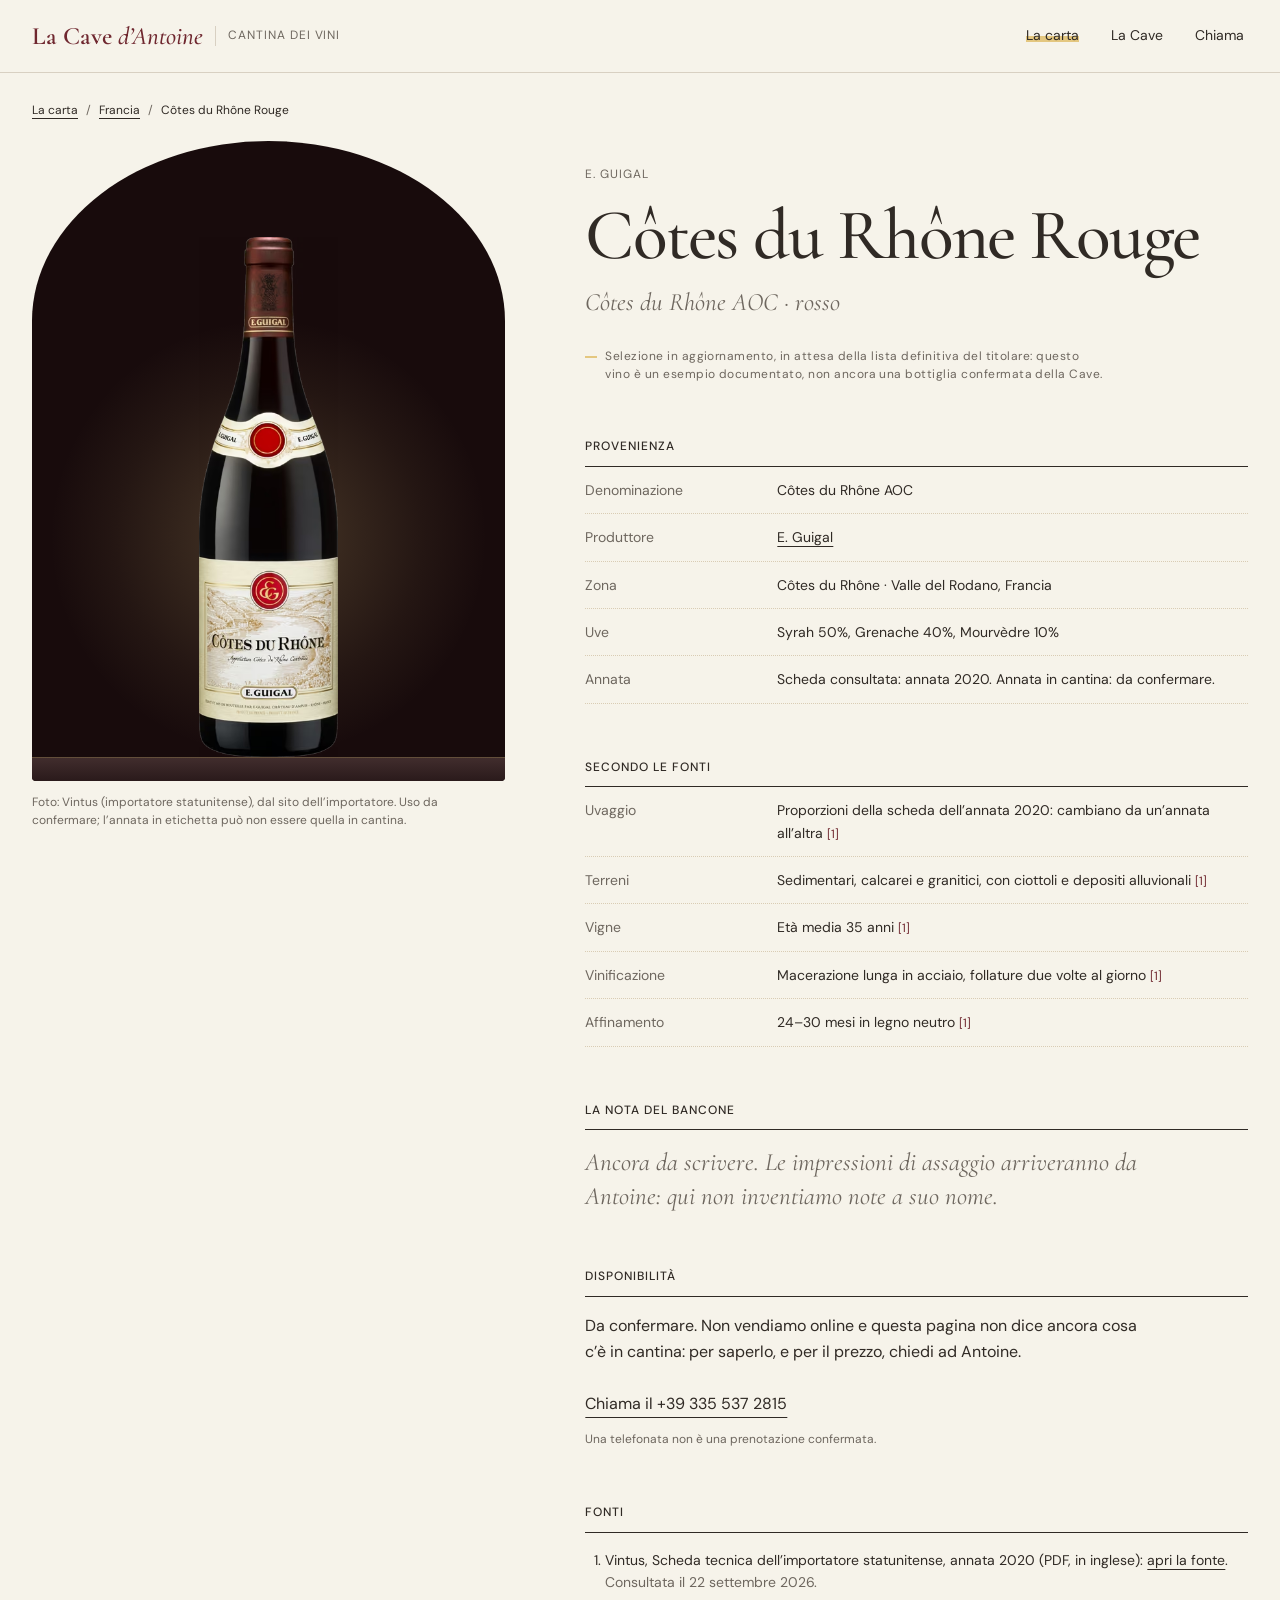
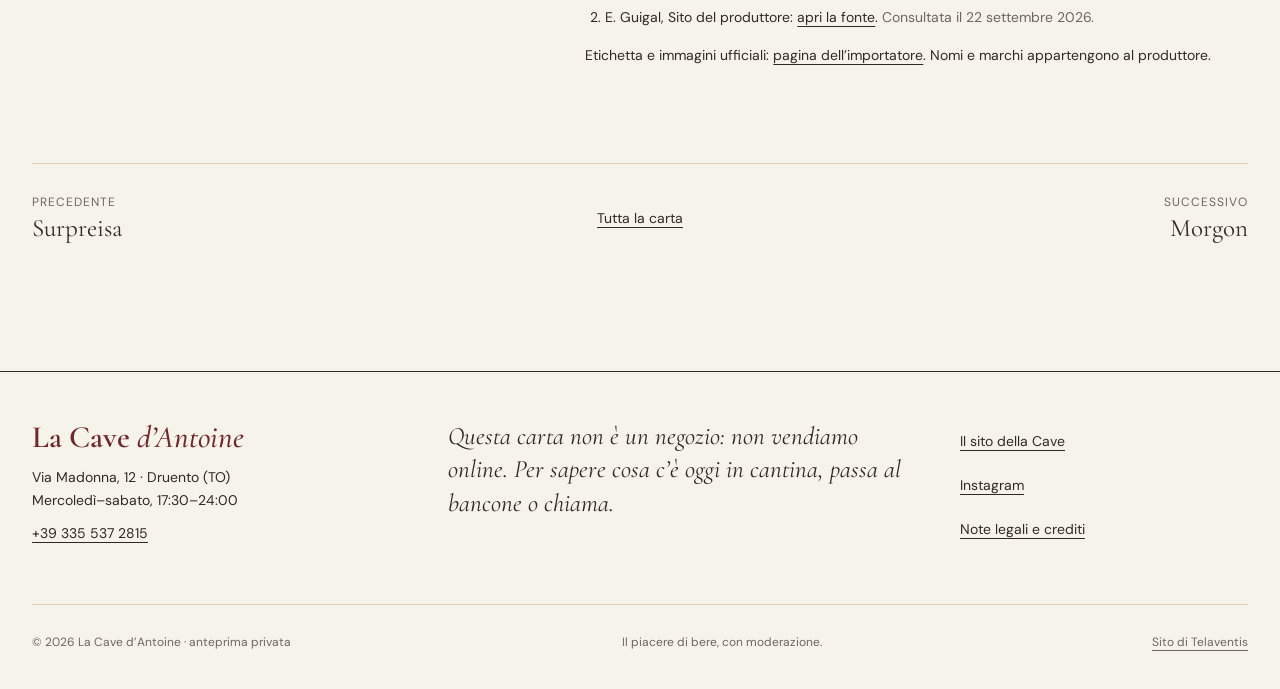
<file: vini/guigal-cotes-du-rhone-rouge.html>
<!doctype html>
<html lang="it">
<head>
<!-- ⚠ TODO prima della pubblicazione: il dominio "https://your-gallery-domain.example/" è un segnaposto. Cambia baseUrl in data/site.json e rilancia node scripts/build.mjs (canonical, og, twitter, sitemap, robots). -->
<meta charset="utf-8">
<meta name="viewport" content="width=device-width, initial-scale=1">
<title>Côtes du Rhône Rouge, E. Guigal | Cantina dei vini</title>
<meta name="description" content="Côtes du Rhône AOC di E. Guigal: Syrah 50%, Grenache 40%, Mourvèdre 10%. Provenienza e fonti verificate. Selezione in aggiornamento della Cave d’Antoine, Druento.">
<link rel="canonical" href="https://your-gallery-domain.example/vini/guigal-cotes-du-rhone-rouge">
<meta name="robots" content="index, follow">
<meta name="theme-color" content="#180b0c">
<link rel="icon" href="../favicon.ico" sizes="any">
<link rel="icon" href="../assets/images/favicon.svg" type="image/svg+xml">
<link rel="icon" href="../assets/images/favicon-32.png" sizes="32x32" type="image/png">
<link rel="icon" href="../assets/images/favicon-16.png" sizes="16x16" type="image/png">
<link rel="apple-touch-icon" href="../assets/images/apple-touch-icon.png">
<meta property="og:type" content="website">
<meta property="og:locale" content="it_IT">
<meta property="og:site_name" content="Cantina dei vini · La Cave d’Antoine">
<meta property="og:title" content="Côtes du Rhône Rouge, E. Guigal | Cantina dei vini">
<meta property="og:description" content="Côtes du Rhône AOC di E. Guigal: Syrah 50%, Grenache 40%, Mourvèdre 10%. Provenienza e fonti verificate. Selezione in aggiornamento della Cave d’Antoine, Druento.">
<meta property="og:url" content="https://your-gallery-domain.example/vini/guigal-cotes-du-rhone-rouge">
<meta property="og:image" content="https://your-gallery-domain.example/assets/images/og.png">
<meta property="og:image:type" content="image/png">
<meta property="og:image:width" content="1200">
<meta property="og:image:height" content="630">
<meta property="og:image:alt" content="Cantina dei vini, La Cave d’Antoine: scritta avorio su fondo scuro color vino, con un alone di luce calda">
<meta name="twitter:card" content="summary_large_image">
<meta name="twitter:title" content="Côtes du Rhône Rouge, E. Guigal | Cantina dei vini">
<meta name="twitter:description" content="Côtes du Rhône AOC di E. Guigal: Syrah 50%, Grenache 40%, Mourvèdre 10%. Provenienza e fonti verificate. Selezione in aggiornamento della Cave d’Antoine, Druento.">
<meta name="twitter:image" content="https://your-gallery-domain.example/assets/images/og.png">
<link rel="stylesheet" href="../assets/css/fonts.css">
<link rel="stylesheet" href="../assets/css/style.css">
<script type="application/ld+json">{"@context":"https://schema.org","@type":"BreadcrumbList","itemListElement":[{"@type":"ListItem","position":1,"name":"La carta","item":"https://your-gallery-domain.example/"},{"@type":"ListItem","position":2,"name":"Côtes du Rhône Rouge","item":"https://your-gallery-domain.example/vini/guigal-cotes-du-rhone-rouge"}]}</script>
</head>
<body class="page-wine">
<a class="skip-link" href="#contenuto">Vai al contenuto</a>
<header class="bar">
  <div class="bar-inner wrap">
    <a href="../index.html" class="brand"><span class="brand-name">La Cave <em>d’Antoine</em></span><span class="brand-room">Cantina dei vini</span></a>
    <nav aria-label="Principale">
      <a href="../index.html#carta" aria-current="true">La carta</a>
      <a href="https://caveantoine.pages.dev/la-cave">La Cave</a>
      <a href="tel:+393355372815">Chiama</a>
    </nav>
  </div>
</header>

<main id="contenuto">
<nav class="breadcrumb wrap" aria-label="Percorso"><ol><li><a href="../index.html#carta">La carta</a></li><li><a href="../index.html#zona-francia">Francia</a></li><li><span aria-current="page">Côtes du Rhône Rouge</span></li></ol></nav>

<article class="wine wrap" aria-labelledby="wine-title">
  <header class="wine-head">
    <p class="wine-producer">E. Guigal</p>
    <h1 id="wine-title">Côtes du Rhône Rouge</h1>
    <p class="wine-denom">Côtes du Rhône AOC · rosso</p>
    <p class="print-note">Selezione in aggiornamento, in attesa della lista definitiva del titolare: questo vino è un esempio documentato, non ancora una bottiglia confermata della Cave.</p>
  </header>

  <figure class="wine-figure">
    <div class="wine-vault">
      <div class="wine-vault-glow" aria-hidden="true"></div>
      <div class="wine-bottle"><picture><source type="image/avif" srcset="../assets/images/bottiglie/guigal-cotes-du-rhone-rouge-400.avif 107w, ../assets/images/bottiglie/guigal-cotes-du-rhone-rouge-800.avif 214w, ../assets/images/bottiglie/guigal-cotes-du-rhone-rouge-1200.avif 321w" sizes="(max-width: 767px) 75px, 139px"><source type="image/webp" srcset="../assets/images/bottiglie/guigal-cotes-du-rhone-rouge-400.webp 107w, ../assets/images/bottiglie/guigal-cotes-du-rhone-rouge-800.webp 214w, ../assets/images/bottiglie/guigal-cotes-du-rhone-rouge-1200.webp 321w" sizes="(max-width: 767px) 75px, 139px"><img src="../assets/images/bottiglie/guigal-cotes-du-rhone-rouge-400.webp" width="321" height="1200" alt="Bottiglia di Côtes du Rhône Rouge, E. Guigal" fetchpriority="high" decoding="async"></picture></div>
    </div>
    <figcaption>Foto: Vintus (importatore statunitense), dal sito dell’importatore. Uso da confermare; l’annata in etichetta può non essere quella in cantina.</figcaption>
  </figure>

  <div class="wine-body">

    <section aria-labelledby="provenienza">
      <h2 id="provenienza">Provenienza</h2>
      <dl class="fact-list">
        <div><dt>Denominazione</dt><dd>Côtes du Rhône AOC</dd></div>
        <div><dt>Produttore</dt><dd><a href="https://www.guigal.com/" rel="noreferrer">E. Guigal</a></dd></div>
        <div><dt>Zona</dt><dd>Côtes du Rhône · Valle del Rodano, Francia</dd></div>
        <div><dt>Uve</dt><dd>Syrah 50%, Grenache 40%, Mourvèdre 10%</dd></div>
        <div><dt>Annata</dt><dd>Scheda consultata: annata 2020. Annata in cantina: da confermare.</dd></div>
      </dl>
    </section>

    <section aria-labelledby="dal-produttore">
      <h2 id="dal-produttore">Secondo le fonti</h2>
      <dl class="fact-list">
        <div><dt>Uvaggio</dt><dd>Proporzioni della scheda dell’annata 2020: cambiano da un’annata all’altra <a href="#fonte-1" class="ref" aria-label="Fonte 1">[1]</a></dd></div>
        <div><dt>Terreni</dt><dd>Sedimentari, calcarei e granitici, con ciottoli e depositi alluvionali <a href="#fonte-1" class="ref" aria-label="Fonte 1">[1]</a></dd></div>
        <div><dt>Vigne</dt><dd>Età media 35 anni <a href="#fonte-1" class="ref" aria-label="Fonte 1">[1]</a></dd></div>
        <div><dt>Vinificazione</dt><dd>Macerazione lunga in acciaio, follature due volte al giorno <a href="#fonte-1" class="ref" aria-label="Fonte 1">[1]</a></dd></div>
        <div><dt>Affinamento</dt><dd>24–30 mesi in legno neutro <a href="#fonte-1" class="ref" aria-label="Fonte 1">[1]</a></dd></div>
      </dl>
    </section>

    <section class="cellar-note" aria-labelledby="nota">
      <h2 id="nota">La nota del bancone</h2>
      <p>Ancora da scrivere. Le impressioni di assaggio arriveranno da Antoine: qui non inventiamo note a suo nome.</p>
    </section>

    <section class="wine-commerce" data-commerce-slot data-mode="info" data-wine-id="guigal-cotes-du-rhone-rouge" data-sku="" aria-labelledby="disponibilita">
        <h2 id="disponibilita">Disponibilità</h2>
        <p>Da confermare. Non vendiamo online e questa pagina non dice ancora cosa c’è in cantina: per saperlo, e per il prezzo, chiedi ad Antoine.</p>
        <p><a class="ink-link" href="tel:+393355372815">Chiama il +39 335 537 2815</a></p>
        <p class="quiet-note">Una telefonata non è una prenotazione confermata.</p>
      </section>

    <section class="sources" aria-labelledby="fonti">
      <h2 id="fonti">Fonti</h2>
      <ol>
        <li id="fonte-1">Vintus, Scheda tecnica dell’importatore statunitense, annata 2020 (PDF, in inglese): <a href="https://vintus.com/wp-content/uploads/2024/01/Guigal-CDR-Rouge-20-Tech.pdf" rel="noreferrer">apri la fonte</a>. <span>Consultata il 22 settembre 2026.</span></li>
        <li id="fonte-2">E. Guigal, Sito del produttore: <a href="https://www.guigal.com/" rel="noreferrer">apri la fonte</a>. <span>Consultata il 22 settembre 2026.</span></li>
      </ol>
      <p>Etichetta e immagini ufficiali: <a href="https://vintus.com/wines/cotes-du-rhone-rouge/" rel="noreferrer">pagina dell’importatore</a>. Nomi e marchi appartengono al produttore.</p>
    </section>
  </div>
</article>

<nav class="wine-pager wrap" aria-label="Altri vini della carta">
  <a href="balbiano-freisa-surpreisa.html"><small>Precedente</small>Surpreisa</a>
  <a href="../index.html#carta" class="pager-all">Tutta la carta</a>
  <a href="lapierre-morgon.html" class="pager-next"><small>Successivo</small>Morgon</a>
</nav>
</main>

<footer class="colophon">
  <div class="colophon-grid wrap">
    <div>
      <p class="colophon-brand">La Cave <em>d’Antoine</em></p>
      <p>Via Madonna, 12 · Druento (TO)<br>Mercoledì–sabato, 17:30–24:00<br><a href="tel:+393355372815">+39 335 537 2815</a></p>
    </div>
    <p class="colophon-text">Questa carta non è un negozio: non vendiamo online. Per sapere cosa c’è oggi in cantina, passa al bancone o chiama.</p>
    <nav aria-label="Altri collegamenti">
      <a href="https://caveantoine.pages.dev/">Il sito della Cave</a>
      <a href="https://www.instagram.com/lacave.dantoine/" rel="noreferrer">Instagram</a>
      <a href="../note-legali.html">Note legali e crediti</a>
    </nav>
  </div>
  <div class="colophon-base wrap"><span>© <span data-year>2026</span> La Cave d’Antoine · anteprima privata</span><span>Il piacere di bere, con moderazione.</span><a href="https://telaventis.fr" target="_blank" rel="noopener">Sito di Telaventis</a></div>
</footer>
<script src="../assets/js/main.js"></script>
</body>
</html>
</file>
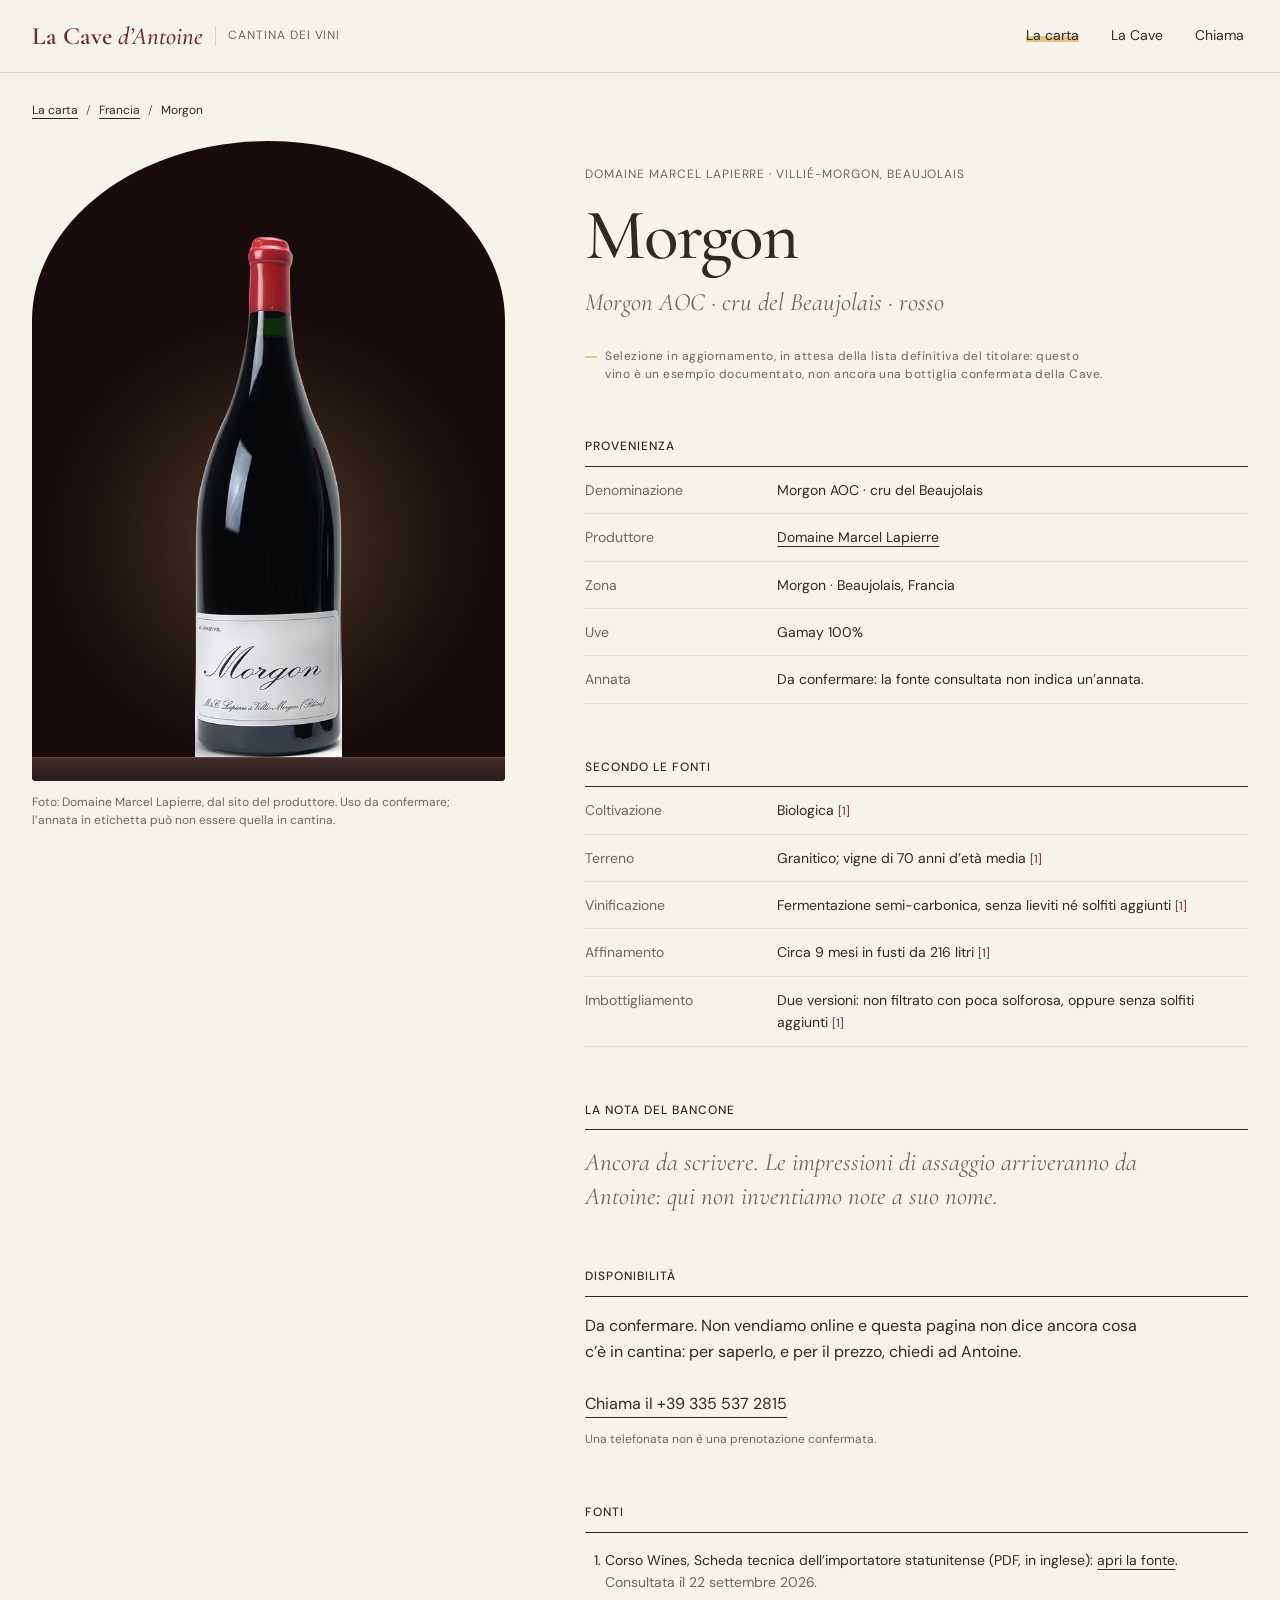
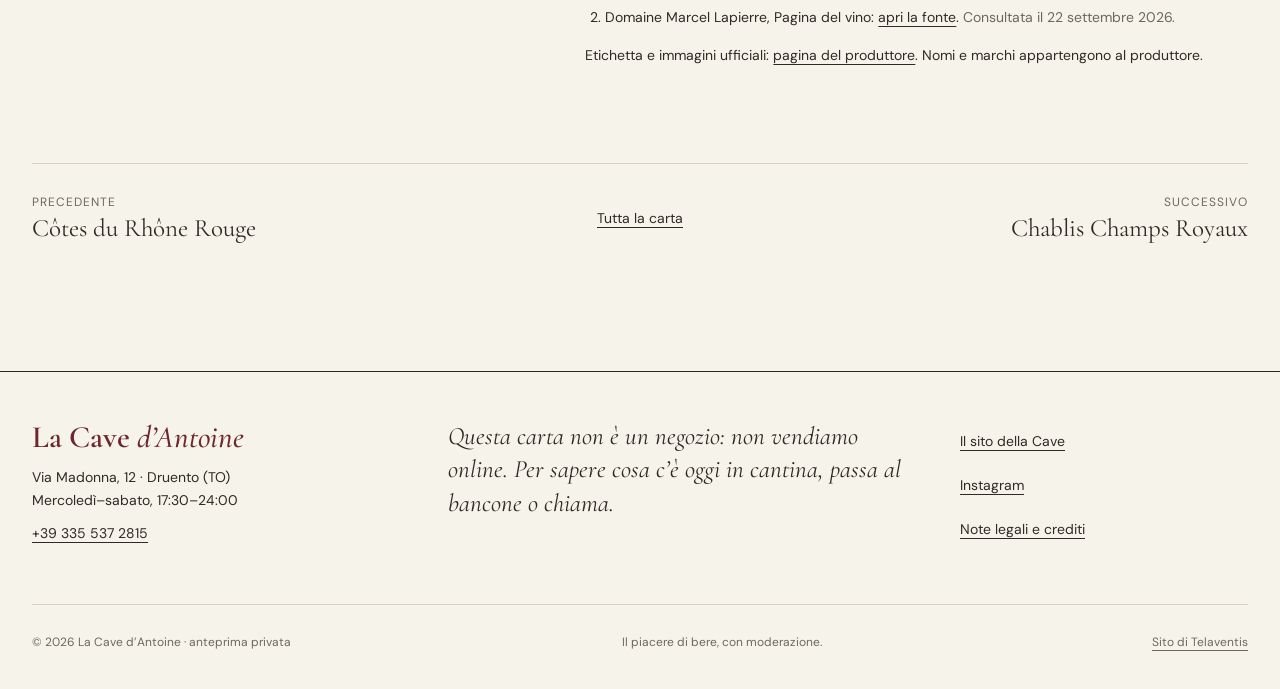
<file: vini/lapierre-morgon.html>
<!doctype html>
<html lang="it">
<head>
<!-- ⚠ TODO prima della pubblicazione: il dominio "https://your-gallery-domain.example/" è un segnaposto. Cambia baseUrl in data/site.json e rilancia node scripts/build.mjs (canonical, og, twitter, sitemap, robots). -->
<meta charset="utf-8">
<meta name="viewport" content="width=device-width, initial-scale=1">
<title>Morgon, Domaine Marcel Lapierre | Cantina dei vini</title>
<meta name="description" content="Morgon AOC · cru del Beaujolais di Domaine Marcel Lapierre: Gamay 100%. Provenienza e fonti verificate. Selezione in aggiornamento della Cave d’Antoine, Druento.">
<link rel="canonical" href="https://your-gallery-domain.example/vini/lapierre-morgon">
<meta name="robots" content="index, follow">
<meta name="theme-color" content="#180b0c">
<link rel="icon" href="../favicon.ico" sizes="any">
<link rel="icon" href="../assets/images/favicon.svg" type="image/svg+xml">
<link rel="icon" href="../assets/images/favicon-32.png" sizes="32x32" type="image/png">
<link rel="icon" href="../assets/images/favicon-16.png" sizes="16x16" type="image/png">
<link rel="apple-touch-icon" href="../assets/images/apple-touch-icon.png">
<meta property="og:type" content="website">
<meta property="og:locale" content="it_IT">
<meta property="og:site_name" content="Cantina dei vini · La Cave d’Antoine">
<meta property="og:title" content="Morgon, Domaine Marcel Lapierre | Cantina dei vini">
<meta property="og:description" content="Morgon AOC · cru del Beaujolais di Domaine Marcel Lapierre: Gamay 100%. Provenienza e fonti verificate. Selezione in aggiornamento della Cave d’Antoine, Druento.">
<meta property="og:url" content="https://your-gallery-domain.example/vini/lapierre-morgon">
<meta property="og:image" content="https://your-gallery-domain.example/assets/images/og.png">
<meta property="og:image:type" content="image/png">
<meta property="og:image:width" content="1200">
<meta property="og:image:height" content="630">
<meta property="og:image:alt" content="Cantina dei vini, La Cave d’Antoine: scritta avorio su fondo scuro color vino, con un alone di luce calda">
<meta name="twitter:card" content="summary_large_image">
<meta name="twitter:title" content="Morgon, Domaine Marcel Lapierre | Cantina dei vini">
<meta name="twitter:description" content="Morgon AOC · cru del Beaujolais di Domaine Marcel Lapierre: Gamay 100%. Provenienza e fonti verificate. Selezione in aggiornamento della Cave d’Antoine, Druento.">
<meta name="twitter:image" content="https://your-gallery-domain.example/assets/images/og.png">
<link rel="stylesheet" href="../assets/css/fonts.css">
<link rel="stylesheet" href="../assets/css/style.css">
<script type="application/ld+json">{"@context":"https://schema.org","@type":"BreadcrumbList","itemListElement":[{"@type":"ListItem","position":1,"name":"La carta","item":"https://your-gallery-domain.example/"},{"@type":"ListItem","position":2,"name":"Morgon","item":"https://your-gallery-domain.example/vini/lapierre-morgon"}]}</script>
</head>
<body class="page-wine">
<a class="skip-link" href="#contenuto">Vai al contenuto</a>
<header class="bar">
  <div class="bar-inner wrap">
    <a href="../index.html" class="brand"><span class="brand-name">La Cave <em>d’Antoine</em></span><span class="brand-room">Cantina dei vini</span></a>
    <nav aria-label="Principale">
      <a href="../index.html#carta" aria-current="true">La carta</a>
      <a href="https://caveantoine.pages.dev/la-cave">La Cave</a>
      <a href="tel:+393355372815">Chiama</a>
    </nav>
  </div>
</header>

<main id="contenuto">
<nav class="breadcrumb wrap" aria-label="Percorso"><ol><li><a href="../index.html#carta">La carta</a></li><li><a href="../index.html#zona-francia">Francia</a></li><li><span aria-current="page">Morgon</span></li></ol></nav>

<article class="wine wrap" aria-labelledby="wine-title">
  <header class="wine-head">
    <p class="wine-producer">Domaine Marcel Lapierre · Villié-Morgon, Beaujolais</p>
    <h1 id="wine-title">Morgon</h1>
    <p class="wine-denom">Morgon AOC · cru del Beaujolais · rosso</p>
    <p class="print-note">Selezione in aggiornamento, in attesa della lista definitiva del titolare: questo vino è un esempio documentato, non ancora una bottiglia confermata della Cave.</p>
  </header>

  <figure class="wine-figure">
    <div class="wine-vault">
      <div class="wine-vault-glow" aria-hidden="true"></div>
      <div class="wine-bottle"><picture><source type="image/avif" srcset="../assets/images/bottiglie/lapierre-morgon-400.avif 114w, ../assets/images/bottiglie/lapierre-morgon-800.avif 227w, ../assets/images/bottiglie/lapierre-morgon-1200.avif 341w" sizes="(max-width: 767px) 79px, 148px"><source type="image/webp" srcset="../assets/images/bottiglie/lapierre-morgon-400.webp 114w, ../assets/images/bottiglie/lapierre-morgon-800.webp 227w, ../assets/images/bottiglie/lapierre-morgon-1200.webp 341w" sizes="(max-width: 767px) 79px, 148px"><img src="../assets/images/bottiglie/lapierre-morgon-400.webp" width="341" height="1200" alt="Bottiglia di Morgon, Domaine Marcel Lapierre" fetchpriority="high" decoding="async"></picture></div>
    </div>
    <figcaption>Foto: Domaine Marcel Lapierre, dal sito del produttore. Uso da confermare; l’annata in etichetta può non essere quella in cantina.</figcaption>
  </figure>

  <div class="wine-body">

    <section aria-labelledby="provenienza">
      <h2 id="provenienza">Provenienza</h2>
      <dl class="fact-list">
        <div><dt>Denominazione</dt><dd>Morgon AOC · cru del Beaujolais</dd></div>
        <div><dt>Produttore</dt><dd><a href="https://www.marcel-lapierre.com/" rel="noreferrer">Domaine Marcel Lapierre</a></dd></div>
        <div><dt>Zona</dt><dd>Morgon · Beaujolais, Francia</dd></div>
        <div><dt>Uve</dt><dd>Gamay 100%</dd></div>
        <div><dt>Annata</dt><dd>Da confermare: la fonte consultata non indica un’annata.</dd></div>
      </dl>
    </section>

    <section aria-labelledby="dal-produttore">
      <h2 id="dal-produttore">Secondo le fonti</h2>
      <dl class="fact-list">
        <div><dt>Coltivazione</dt><dd>Biologica <a href="#fonte-1" class="ref" aria-label="Fonte 1">[1]</a></dd></div>
        <div><dt>Terreno</dt><dd>Granitico; vigne di 70 anni d’età media <a href="#fonte-1" class="ref" aria-label="Fonte 1">[1]</a></dd></div>
        <div><dt>Vinificazione</dt><dd>Fermentazione semi-carbonica, senza lieviti né solfiti aggiunti <a href="#fonte-1" class="ref" aria-label="Fonte 1">[1]</a></dd></div>
        <div><dt>Affinamento</dt><dd>Circa 9 mesi in fusti da 216 litri <a href="#fonte-1" class="ref" aria-label="Fonte 1">[1]</a></dd></div>
        <div><dt>Imbottigliamento</dt><dd>Due versioni: non filtrato con poca solforosa, oppure senza solfiti aggiunti <a href="#fonte-1" class="ref" aria-label="Fonte 1">[1]</a></dd></div>
      </dl>
    </section>

    <section class="cellar-note" aria-labelledby="nota">
      <h2 id="nota">La nota del bancone</h2>
      <p>Ancora da scrivere. Le impressioni di assaggio arriveranno da Antoine: qui non inventiamo note a suo nome.</p>
    </section>

    <section class="wine-commerce" data-commerce-slot data-mode="info" data-wine-id="lapierre-morgon" data-sku="" aria-labelledby="disponibilita">
        <h2 id="disponibilita">Disponibilità</h2>
        <p>Da confermare. Non vendiamo online e questa pagina non dice ancora cosa c’è in cantina: per saperlo, e per il prezzo, chiedi ad Antoine.</p>
        <p><a class="ink-link" href="tel:+393355372815">Chiama il +39 335 537 2815</a></p>
        <p class="quiet-note">Una telefonata non è una prenotazione confermata.</p>
      </section>

    <section class="sources" aria-labelledby="fonti">
      <h2 id="fonti">Fonti</h2>
      <ol>
        <li id="fonte-1">Corso Wines, Scheda tecnica dell’importatore statunitense (PDF, in inglese): <a href="https://www.corsowines.com/files/portfolio/Lapierre%20Morgon%20Tech%20Sheet%20.pdf" rel="noreferrer">apri la fonte</a>. <span>Consultata il 22 settembre 2026.</span></li>
        <li id="fonte-2">Domaine Marcel Lapierre, Pagina del vino: <a href="https://www.marcel-lapierre.com/en/product/morgon/" rel="noreferrer">apri la fonte</a>. <span>Consultata il 22 settembre 2026.</span></li>
      </ol>
      <p>Etichetta e immagini ufficiali: <a href="https://www.marcel-lapierre.com/en/product/morgon/" rel="noreferrer">pagina del produttore</a>. Nomi e marchi appartengono al produttore.</p>
    </section>
  </div>
</article>

<nav class="wine-pager wrap" aria-label="Altri vini della carta">
  <a href="guigal-cotes-du-rhone-rouge.html"><small>Precedente</small>Côtes du Rhône Rouge</a>
  <a href="../index.html#carta" class="pager-all">Tutta la carta</a>
  <a href="fevre-chablis-champs-royaux.html" class="pager-next"><small>Successivo</small>Chablis Champs Royaux</a>
</nav>
</main>

<footer class="colophon">
  <div class="colophon-grid wrap">
    <div>
      <p class="colophon-brand">La Cave <em>d’Antoine</em></p>
      <p>Via Madonna, 12 · Druento (TO)<br>Mercoledì–sabato, 17:30–24:00<br><a href="tel:+393355372815">+39 335 537 2815</a></p>
    </div>
    <p class="colophon-text">Questa carta non è un negozio: non vendiamo online. Per sapere cosa c’è oggi in cantina, passa al bancone o chiama.</p>
    <nav aria-label="Altri collegamenti">
      <a href="https://caveantoine.pages.dev/">Il sito della Cave</a>
      <a href="https://www.instagram.com/lacave.dantoine/" rel="noreferrer">Instagram</a>
      <a href="../note-legali.html">Note legali e crediti</a>
    </nav>
  </div>
  <div class="colophon-base wrap"><span>© <span data-year>2026</span> La Cave d’Antoine · anteprima privata</span><span>Il piacere di bere, con moderazione.</span><a href="https://telaventis.fr" target="_blank" rel="noopener">Sito di Telaventis</a></div>
</footer>
<script src="../assets/js/main.js"></script>
</body>
</html>
</file>
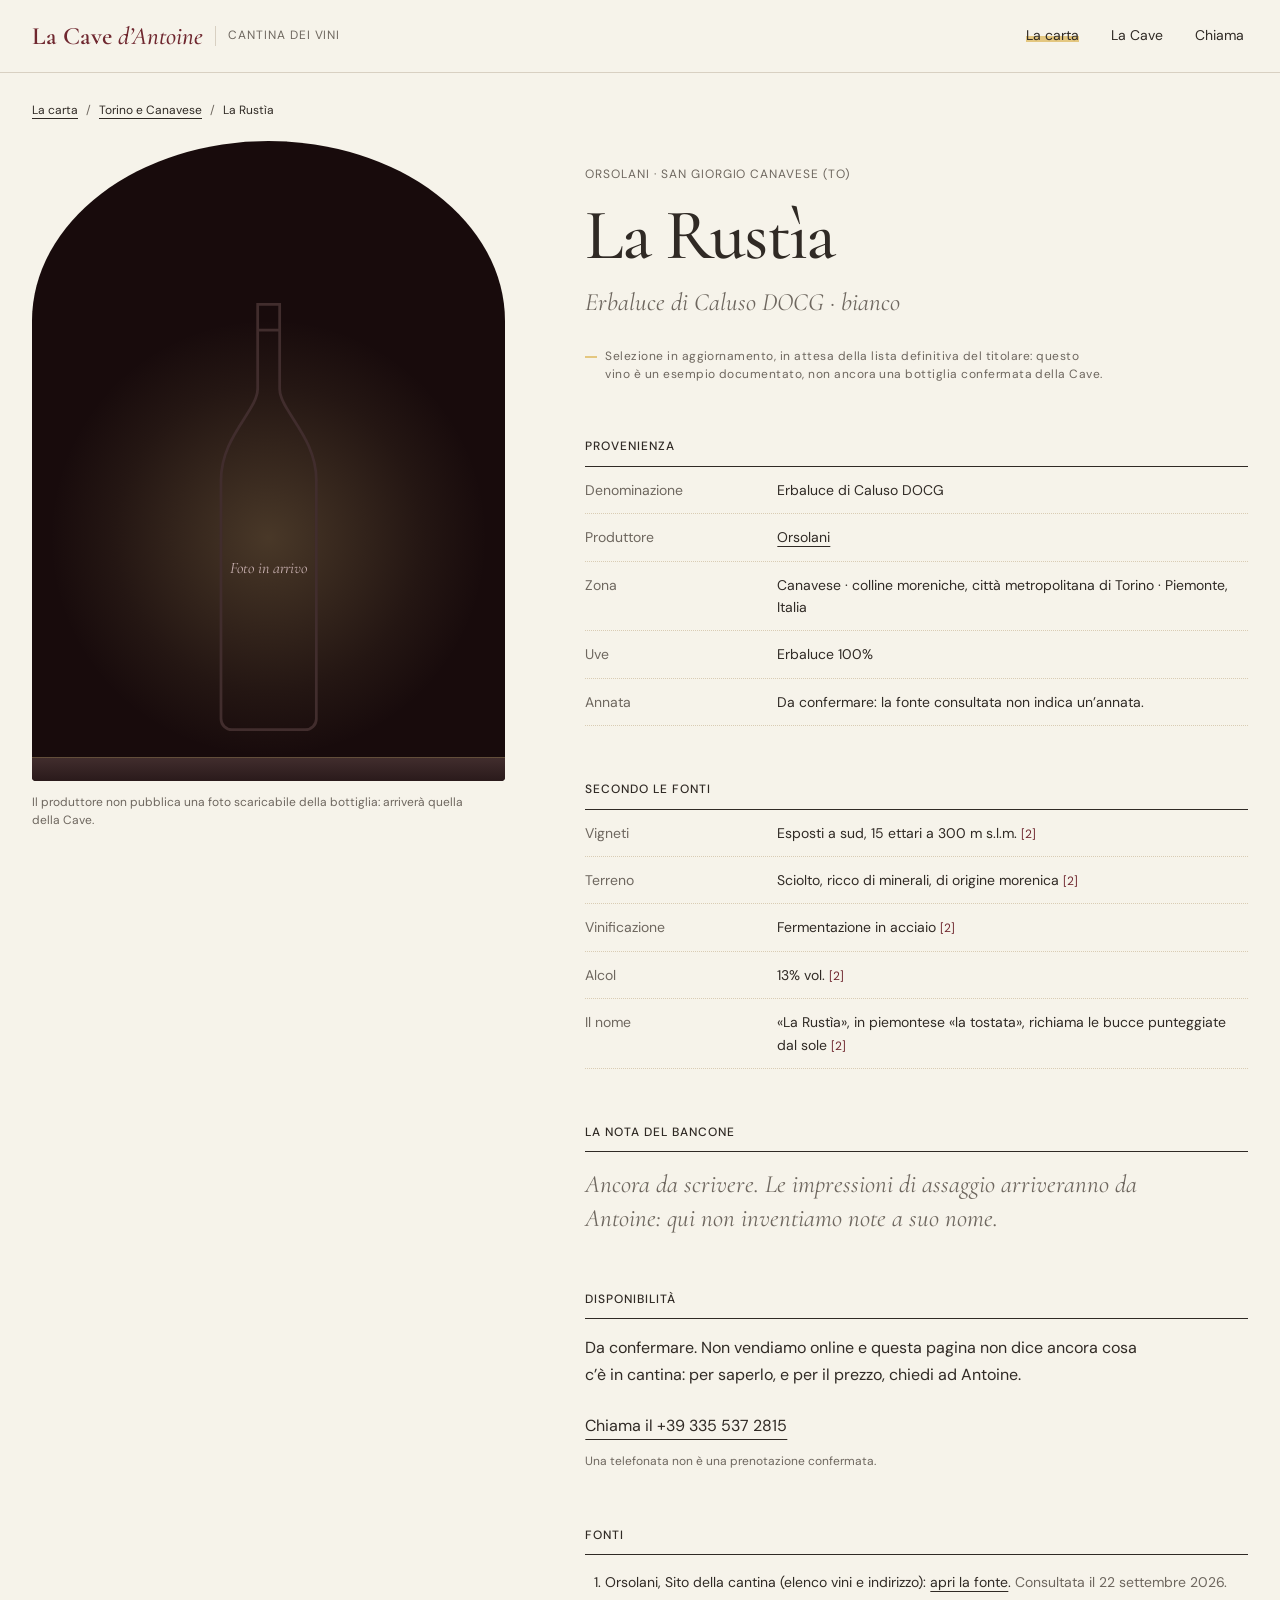
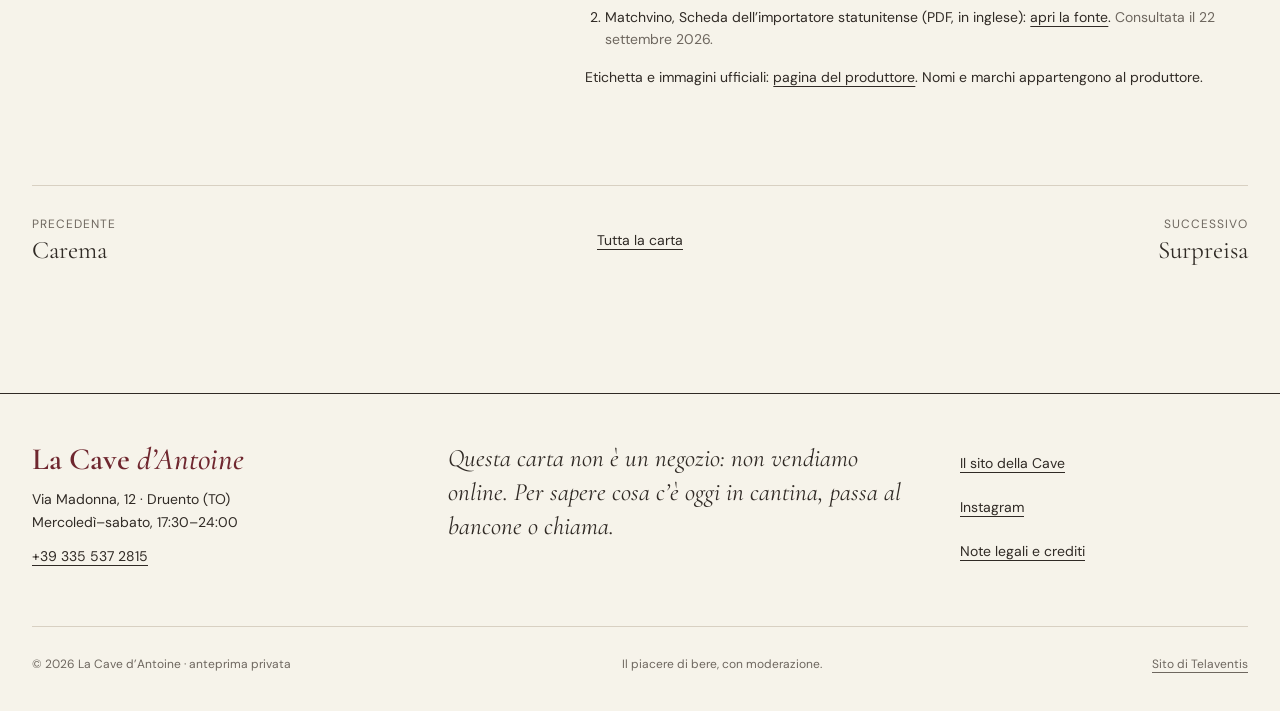
<file: vini/orsolani-la-rustia.html>
<!doctype html>
<html lang="it">
<head>
<!-- ⚠ TODO prima della pubblicazione: il dominio "https://your-gallery-domain.example/" è un segnaposto. Cambia baseUrl in data/site.json e rilancia node scripts/build.mjs (canonical, og, twitter, sitemap, robots). -->
<meta charset="utf-8">
<meta name="viewport" content="width=device-width, initial-scale=1">
<title>La Rustìa, Orsolani | Cantina dei vini</title>
<meta name="description" content="Erbaluce di Caluso DOCG di Orsolani: Erbaluce 100%. Provenienza e fonti verificate. Selezione in aggiornamento della Cave d’Antoine, Druento.">
<link rel="canonical" href="https://your-gallery-domain.example/vini/orsolani-la-rustia">
<meta name="robots" content="index, follow">
<meta name="theme-color" content="#180b0c">
<link rel="icon" href="../favicon.ico" sizes="any">
<link rel="icon" href="../assets/images/favicon.svg" type="image/svg+xml">
<link rel="icon" href="../assets/images/favicon-32.png" sizes="32x32" type="image/png">
<link rel="icon" href="../assets/images/favicon-16.png" sizes="16x16" type="image/png">
<link rel="apple-touch-icon" href="../assets/images/apple-touch-icon.png">
<meta property="og:type" content="website">
<meta property="og:locale" content="it_IT">
<meta property="og:site_name" content="Cantina dei vini · La Cave d’Antoine">
<meta property="og:title" content="La Rustìa, Orsolani | Cantina dei vini">
<meta property="og:description" content="Erbaluce di Caluso DOCG di Orsolani: Erbaluce 100%. Provenienza e fonti verificate. Selezione in aggiornamento della Cave d’Antoine, Druento.">
<meta property="og:url" content="https://your-gallery-domain.example/vini/orsolani-la-rustia">
<meta property="og:image" content="https://your-gallery-domain.example/assets/images/og.png">
<meta property="og:image:type" content="image/png">
<meta property="og:image:width" content="1200">
<meta property="og:image:height" content="630">
<meta property="og:image:alt" content="Cantina dei vini, La Cave d’Antoine: scritta avorio su fondo scuro color vino, con un alone di luce calda">
<meta name="twitter:card" content="summary_large_image">
<meta name="twitter:title" content="La Rustìa, Orsolani | Cantina dei vini">
<meta name="twitter:description" content="Erbaluce di Caluso DOCG di Orsolani: Erbaluce 100%. Provenienza e fonti verificate. Selezione in aggiornamento della Cave d’Antoine, Druento.">
<meta name="twitter:image" content="https://your-gallery-domain.example/assets/images/og.png">
<link rel="stylesheet" href="../assets/css/fonts.css">
<link rel="stylesheet" href="../assets/css/style.css">
<script type="application/ld+json">{"@context":"https://schema.org","@type":"BreadcrumbList","itemListElement":[{"@type":"ListItem","position":1,"name":"La carta","item":"https://your-gallery-domain.example/"},{"@type":"ListItem","position":2,"name":"La Rustìa","item":"https://your-gallery-domain.example/vini/orsolani-la-rustia"}]}</script>
</head>
<body class="page-wine">
<a class="skip-link" href="#contenuto">Vai al contenuto</a>
<header class="bar">
  <div class="bar-inner wrap">
    <a href="../index.html" class="brand"><span class="brand-name">La Cave <em>d’Antoine</em></span><span class="brand-room">Cantina dei vini</span></a>
    <nav aria-label="Principale">
      <a href="../index.html#carta" aria-current="true">La carta</a>
      <a href="https://caveantoine.pages.dev/la-cave">La Cave</a>
      <a href="tel:+393355372815">Chiama</a>
    </nav>
  </div>
</header>

<main id="contenuto">
<nav class="breadcrumb wrap" aria-label="Percorso"><ol><li><a href="../index.html#carta">La carta</a></li><li><a href="../index.html#zona-torino-canavese">Torino e Canavese</a></li><li><span aria-current="page">La Rustìa</span></li></ol></nav>

<article class="wine wrap" aria-labelledby="wine-title">
  <header class="wine-head">
    <p class="wine-producer">Orsolani · San Giorgio Canavese (TO)</p>
    <h1 id="wine-title">La Rustìa</h1>
    <p class="wine-denom">Erbaluce di Caluso DOCG · bianco</p>
    <p class="print-note">Selezione in aggiornamento, in attesa della lista definitiva del titolare: questo vino è un esempio documentato, non ancora una bottiglia confermata della Cave.</p>
  </header>

  <figure class="wine-figure">
    <div class="wine-vault">
      <div class="wine-vault-glow" aria-hidden="true"></div>
      <div class="wine-bottle"><span class="bottle-missing"><svg viewBox="0 0 64 240" aria-hidden="true"><path d="M26 4h12v46c0 12 20 26 20 50v130a6 6 0 0 1-6 6H12a6 6 0 0 1-6-6V100c0-24 20-38 20-50z"/><path d="M26 18h12"/></svg><span>Foto in arrivo</span></span></div>
    </div>
    <figcaption>Il produttore non pubblica una foto scaricabile della bottiglia: arriverà quella della Cave.</figcaption>
  </figure>

  <div class="wine-body">

    <section aria-labelledby="provenienza">
      <h2 id="provenienza">Provenienza</h2>
      <dl class="fact-list">
        <div><dt>Denominazione</dt><dd>Erbaluce di Caluso DOCG</dd></div>
        <div><dt>Produttore</dt><dd><a href="https://www.orsolani.com/" rel="noreferrer">Orsolani</a></dd></div>
        <div><dt>Zona</dt><dd>Canavese · colline moreniche, città metropolitana di Torino · Piemonte, Italia</dd></div>
        <div><dt>Uve</dt><dd>Erbaluce 100%</dd></div>
        <div><dt>Annata</dt><dd>Da confermare: la fonte consultata non indica un’annata.</dd></div>
      </dl>
    </section>

    <section aria-labelledby="dal-produttore">
      <h2 id="dal-produttore">Secondo le fonti</h2>
      <dl class="fact-list">
        <div><dt>Vigneti</dt><dd>Esposti a sud, 15 ettari a 300 m s.l.m. <a href="#fonte-2" class="ref" aria-label="Fonte 2">[2]</a></dd></div>
        <div><dt>Terreno</dt><dd>Sciolto, ricco di minerali, di origine morenica <a href="#fonte-2" class="ref" aria-label="Fonte 2">[2]</a></dd></div>
        <div><dt>Vinificazione</dt><dd>Fermentazione in acciaio <a href="#fonte-2" class="ref" aria-label="Fonte 2">[2]</a></dd></div>
        <div><dt>Alcol</dt><dd>13% vol. <a href="#fonte-2" class="ref" aria-label="Fonte 2">[2]</a></dd></div>
        <div><dt>Il nome</dt><dd>«La Rustìa», in piemontese «la tostata», richiama le bucce punteggiate dal sole <a href="#fonte-2" class="ref" aria-label="Fonte 2">[2]</a></dd></div>
      </dl>
    </section>

    <section class="cellar-note" aria-labelledby="nota">
      <h2 id="nota">La nota del bancone</h2>
      <p>Ancora da scrivere. Le impressioni di assaggio arriveranno da Antoine: qui non inventiamo note a suo nome.</p>
    </section>

    <section class="wine-commerce" data-commerce-slot data-mode="info" data-wine-id="orsolani-la-rustia" data-sku="" aria-labelledby="disponibilita">
        <h2 id="disponibilita">Disponibilità</h2>
        <p>Da confermare. Non vendiamo online e questa pagina non dice ancora cosa c’è in cantina: per saperlo, e per il prezzo, chiedi ad Antoine.</p>
        <p><a class="ink-link" href="tel:+393355372815">Chiama il +39 335 537 2815</a></p>
        <p class="quiet-note">Una telefonata non è una prenotazione confermata.</p>
      </section>

    <section class="sources" aria-labelledby="fonti">
      <h2 id="fonti">Fonti</h2>
      <ol>
        <li id="fonte-1">Orsolani, Sito della cantina (elenco vini e indirizzo): <a href="https://www.orsolani.com/" rel="noreferrer">apri la fonte</a>. <span>Consultata il 22 settembre 2026.</span></li>
        <li id="fonte-2">Matchvino, Scheda dell’importatore statunitense (PDF, in inglese): <a href="https://static1.squarespace.com/static/681df546e657c13602d27ea8/t/6936ad86f82d611c8b18d06c/1765191046565/Orsolani+La+Rustia+Spec+Sheet.pdf" rel="noreferrer">apri la fonte</a>. <span>Consultata il 22 settembre 2026.</span></li>
      </ol>
      <p>Etichetta e immagini ufficiali: <a href="https://www.orsolani.com/" rel="noreferrer">pagina del produttore</a>. Nomi e marchi appartengono al produttore.</p>
    </section>
  </div>
</article>

<nav class="wine-pager wrap" aria-label="Altri vini della carta">
  <a href="produttori-carema-carema.html"><small>Precedente</small>Carema</a>
  <a href="../index.html#carta" class="pager-all">Tutta la carta</a>
  <a href="balbiano-freisa-surpreisa.html" class="pager-next"><small>Successivo</small>Surpreisa</a>
</nav>
</main>

<footer class="colophon">
  <div class="colophon-grid wrap">
    <div>
      <p class="colophon-brand">La Cave <em>d’Antoine</em></p>
      <p>Via Madonna, 12 · Druento (TO)<br>Mercoledì–sabato, 17:30–24:00<br><a href="tel:+393355372815">+39 335 537 2815</a></p>
    </div>
    <p class="colophon-text">Questa carta non è un negozio: non vendiamo online. Per sapere cosa c’è oggi in cantina, passa al bancone o chiama.</p>
    <nav aria-label="Altri collegamenti">
      <a href="https://caveantoine.pages.dev/">Il sito della Cave</a>
      <a href="https://www.instagram.com/lacave.dantoine/" rel="noreferrer">Instagram</a>
      <a href="../note-legali.html">Note legali e crediti</a>
    </nav>
  </div>
  <div class="colophon-base wrap"><span>© <span data-year>2026</span> La Cave d’Antoine · anteprima privata</span><span>Il piacere di bere, con moderazione.</span><a href="https://telaventis.fr" target="_blank" rel="noopener">Sito di Telaventis</a></div>
</footer>
<script src="../assets/js/main.js"></script>
</body>
</html>
</file>
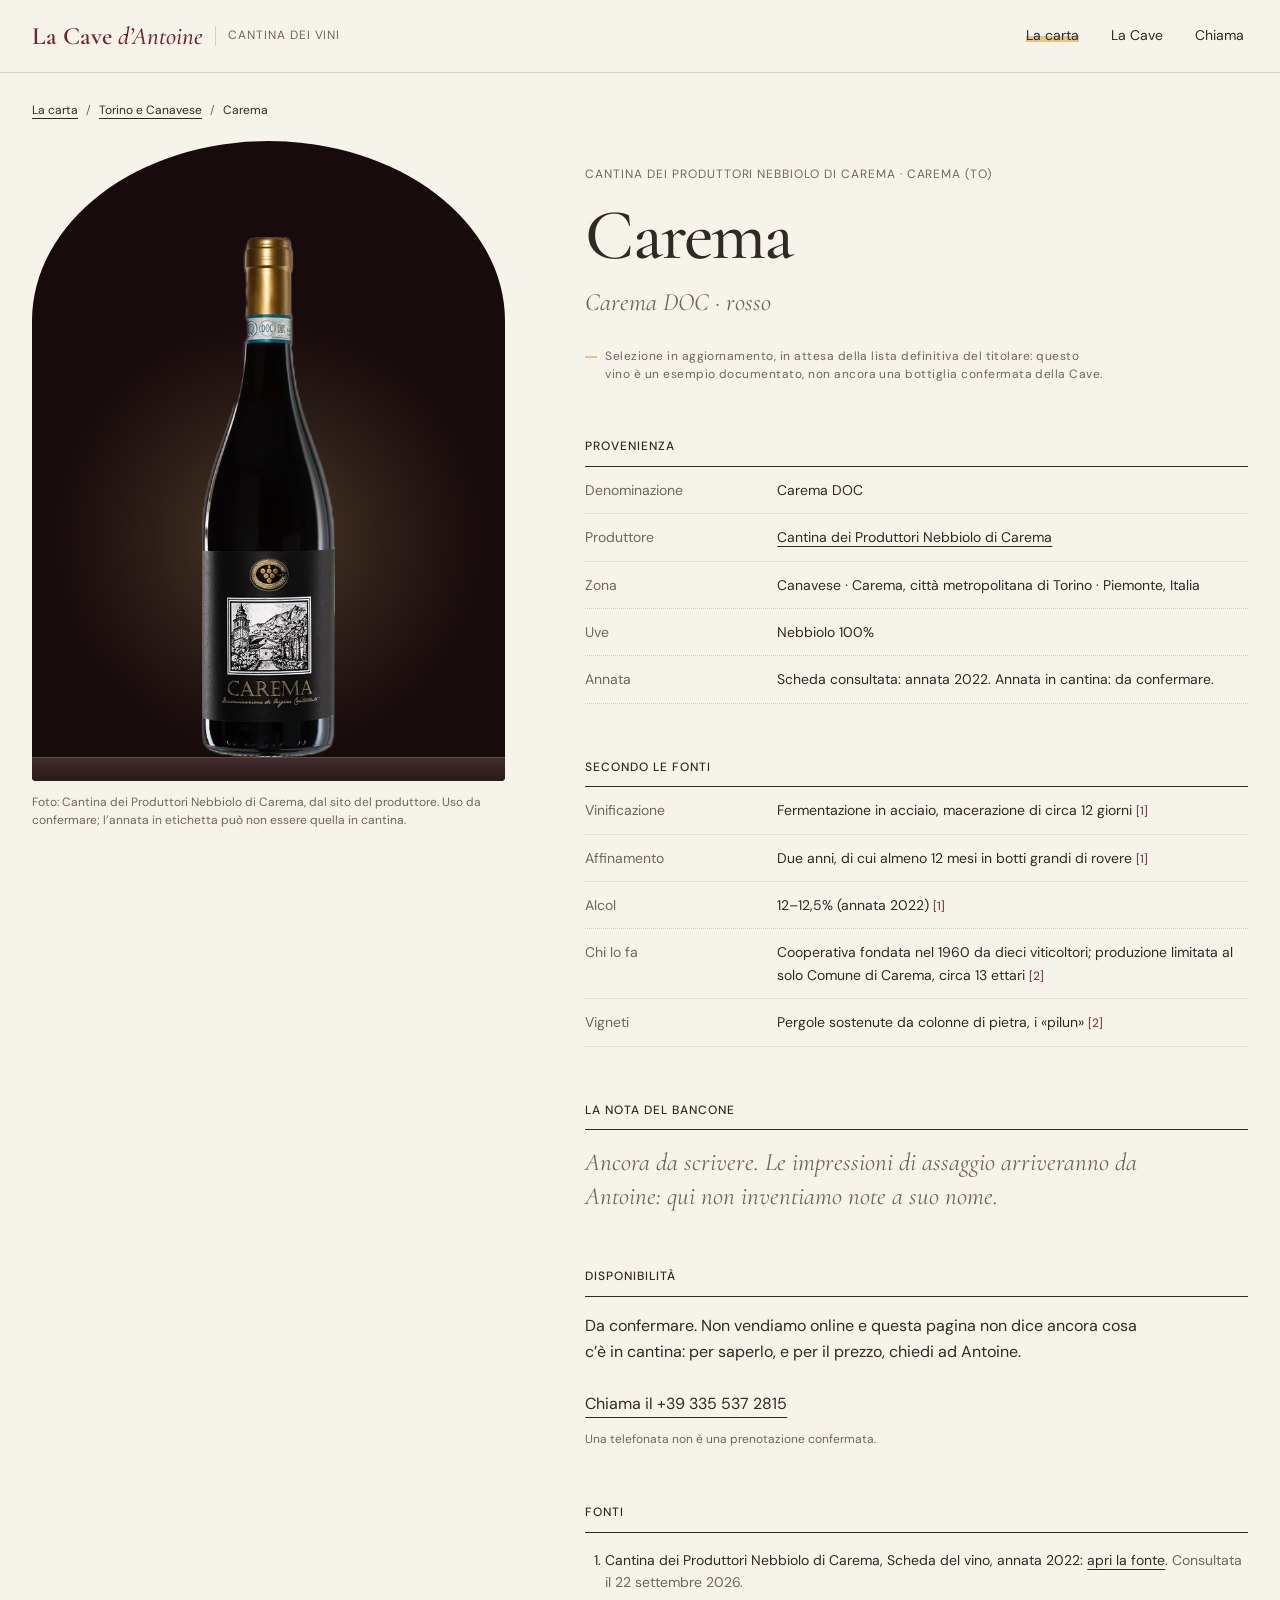
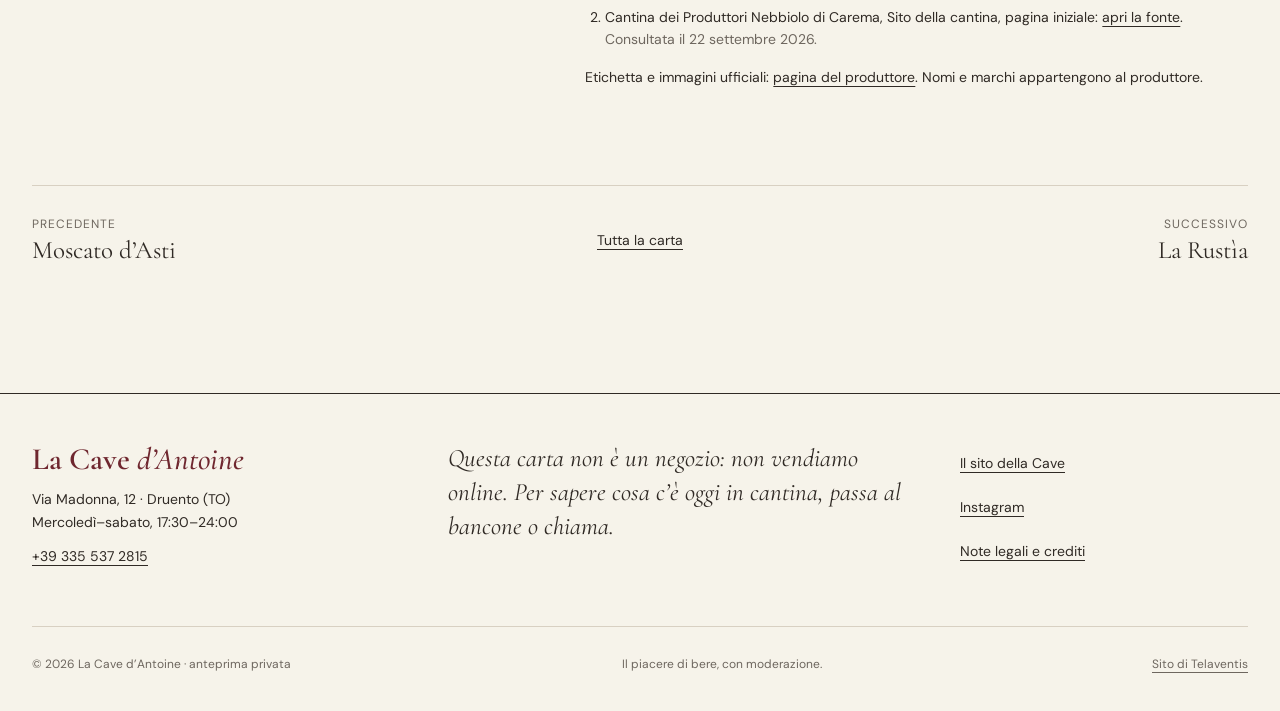
<file: vini/produttori-carema-carema.html>
<!doctype html>
<html lang="it">
<head>
<!-- ⚠ TODO prima della pubblicazione: il dominio "https://your-gallery-domain.example/" è un segnaposto. Cambia baseUrl in data/site.json e rilancia node scripts/build.mjs (canonical, og, twitter, sitemap, robots). -->
<meta charset="utf-8">
<meta name="viewport" content="width=device-width, initial-scale=1">
<title>Carema, Cantina dei Produttori Nebbiolo di Carema | Cantina dei vini</title>
<meta name="description" content="Carema DOC di Cantina dei Produttori Nebbiolo di Carema: Nebbiolo 100%. Provenienza e fonti verificate. Selezione in aggiornamento della Cave d’Antoine, Druento.">
<link rel="canonical" href="https://your-gallery-domain.example/vini/produttori-carema-carema">
<meta name="robots" content="index, follow">
<meta name="theme-color" content="#180b0c">
<link rel="icon" href="../favicon.ico" sizes="any">
<link rel="icon" href="../assets/images/favicon.svg" type="image/svg+xml">
<link rel="icon" href="../assets/images/favicon-32.png" sizes="32x32" type="image/png">
<link rel="icon" href="../assets/images/favicon-16.png" sizes="16x16" type="image/png">
<link rel="apple-touch-icon" href="../assets/images/apple-touch-icon.png">
<meta property="og:type" content="website">
<meta property="og:locale" content="it_IT">
<meta property="og:site_name" content="Cantina dei vini · La Cave d’Antoine">
<meta property="og:title" content="Carema, Cantina dei Produttori Nebbiolo di Carema | Cantina dei vini">
<meta property="og:description" content="Carema DOC di Cantina dei Produttori Nebbiolo di Carema: Nebbiolo 100%. Provenienza e fonti verificate. Selezione in aggiornamento della Cave d’Antoine, Druento.">
<meta property="og:url" content="https://your-gallery-domain.example/vini/produttori-carema-carema">
<meta property="og:image" content="https://your-gallery-domain.example/assets/images/og.png">
<meta property="og:image:type" content="image/png">
<meta property="og:image:width" content="1200">
<meta property="og:image:height" content="630">
<meta property="og:image:alt" content="Cantina dei vini, La Cave d’Antoine: scritta avorio su fondo scuro color vino, con un alone di luce calda">
<meta name="twitter:card" content="summary_large_image">
<meta name="twitter:title" content="Carema, Cantina dei Produttori Nebbiolo di Carema | Cantina dei vini">
<meta name="twitter:description" content="Carema DOC di Cantina dei Produttori Nebbiolo di Carema: Nebbiolo 100%. Provenienza e fonti verificate. Selezione in aggiornamento della Cave d’Antoine, Druento.">
<meta name="twitter:image" content="https://your-gallery-domain.example/assets/images/og.png">
<link rel="stylesheet" href="../assets/css/fonts.css">
<link rel="stylesheet" href="../assets/css/style.css">
<script type="application/ld+json">{"@context":"https://schema.org","@type":"BreadcrumbList","itemListElement":[{"@type":"ListItem","position":1,"name":"La carta","item":"https://your-gallery-domain.example/"},{"@type":"ListItem","position":2,"name":"Carema","item":"https://your-gallery-domain.example/vini/produttori-carema-carema"}]}</script>
</head>
<body class="page-wine">
<a class="skip-link" href="#contenuto">Vai al contenuto</a>
<header class="bar">
  <div class="bar-inner wrap">
    <a href="../index.html" class="brand"><span class="brand-name">La Cave <em>d’Antoine</em></span><span class="brand-room">Cantina dei vini</span></a>
    <nav aria-label="Principale">
      <a href="../index.html#carta" aria-current="true">La carta</a>
      <a href="https://caveantoine.pages.dev/la-cave">La Cave</a>
      <a href="tel:+393355372815">Chiama</a>
    </nav>
  </div>
</header>

<main id="contenuto">
<nav class="breadcrumb wrap" aria-label="Percorso"><ol><li><a href="../index.html#carta">La carta</a></li><li><a href="../index.html#zona-torino-canavese">Torino e Canavese</a></li><li><span aria-current="page">Carema</span></li></ol></nav>

<article class="wine wrap" aria-labelledby="wine-title">
  <header class="wine-head">
    <p class="wine-producer">Cantina dei Produttori Nebbiolo di Carema · Carema (TO)</p>
    <h1 id="wine-title">Carema</h1>
    <p class="wine-denom">Carema DOC · rosso</p>
    <p class="print-note">Selezione in aggiornamento, in attesa della lista definitiva del titolare: questo vino è un esempio documentato, non ancora una bottiglia confermata della Cave.</p>
  </header>

  <figure class="wine-figure">
    <div class="wine-vault">
      <div class="wine-vault-glow" aria-hidden="true"></div>
      <div class="wine-bottle"><picture><source type="image/avif" srcset="../assets/images/bottiglie/produttori-carema-carema-400.avif 102w, ../assets/images/bottiglie/produttori-carema-carema-800.avif 204w" sizes="(max-width: 767px) 72px, 133px"><source type="image/webp" srcset="../assets/images/bottiglie/produttori-carema-carema-400.webp 102w, ../assets/images/bottiglie/produttori-carema-carema-800.webp 204w" sizes="(max-width: 767px) 72px, 133px"><img src="../assets/images/bottiglie/produttori-carema-carema-400.webp" width="204" height="800" alt="Bottiglia di Carema, Cantina dei Produttori Nebbiolo di Carema" fetchpriority="high" decoding="async"></picture></div>
    </div>
    <figcaption>Foto: Cantina dei Produttori Nebbiolo di Carema, dal sito del produttore. Uso da confermare; l’annata in etichetta può non essere quella in cantina.</figcaption>
  </figure>

  <div class="wine-body">

    <section aria-labelledby="provenienza">
      <h2 id="provenienza">Provenienza</h2>
      <dl class="fact-list">
        <div><dt>Denominazione</dt><dd>Carema DOC</dd></div>
        <div><dt>Produttore</dt><dd><a href="https://www.caremadoc.it/" rel="noreferrer">Cantina dei Produttori Nebbiolo di Carema</a></dd></div>
        <div><dt>Zona</dt><dd>Canavese · Carema, città metropolitana di Torino · Piemonte, Italia</dd></div>
        <div><dt>Uve</dt><dd>Nebbiolo 100%</dd></div>
        <div><dt>Annata</dt><dd>Scheda consultata: annata 2022. Annata in cantina: da confermare.</dd></div>
      </dl>
    </section>

    <section aria-labelledby="dal-produttore">
      <h2 id="dal-produttore">Secondo le fonti</h2>
      <dl class="fact-list">
        <div><dt>Vinificazione</dt><dd>Fermentazione in acciaio, macerazione di circa 12 giorni <a href="#fonte-1" class="ref" aria-label="Fonte 1">[1]</a></dd></div>
        <div><dt>Affinamento</dt><dd>Due anni, di cui almeno 12 mesi in botti grandi di rovere <a href="#fonte-1" class="ref" aria-label="Fonte 1">[1]</a></dd></div>
        <div><dt>Alcol</dt><dd>12–12,5% (annata 2022) <a href="#fonte-1" class="ref" aria-label="Fonte 1">[1]</a></dd></div>
        <div><dt>Chi lo fa</dt><dd>Cooperativa fondata nel 1960 da dieci viticoltori; produzione limitata al solo Comune di Carema, circa 13 ettari <a href="#fonte-2" class="ref" aria-label="Fonte 2">[2]</a></dd></div>
        <div><dt>Vigneti</dt><dd>Pergole sostenute da colonne di pietra, i «pilun» <a href="#fonte-2" class="ref" aria-label="Fonte 2">[2]</a></dd></div>
      </dl>
    </section>

    <section class="cellar-note" aria-labelledby="nota">
      <h2 id="nota">La nota del bancone</h2>
      <p>Ancora da scrivere. Le impressioni di assaggio arriveranno da Antoine: qui non inventiamo note a suo nome.</p>
    </section>

    <section class="wine-commerce" data-commerce-slot data-mode="info" data-wine-id="produttori-carema-carema" data-sku="" aria-labelledby="disponibilita">
        <h2 id="disponibilita">Disponibilità</h2>
        <p>Da confermare. Non vendiamo online e questa pagina non dice ancora cosa c’è in cantina: per saperlo, e per il prezzo, chiedi ad Antoine.</p>
        <p><a class="ink-link" href="tel:+393355372815">Chiama il +39 335 537 2815</a></p>
        <p class="quiet-note">Una telefonata non è una prenotazione confermata.</p>
      </section>

    <section class="sources" aria-labelledby="fonti">
      <h2 id="fonti">Fonti</h2>
      <ol>
        <li id="fonte-1">Cantina dei Produttori Nebbiolo di Carema, Scheda del vino, annata 2022: <a href="https://www.caremadoc.it/prodotto/carema-doc-2022/" rel="noreferrer">apri la fonte</a>. <span>Consultata il 22 settembre 2026.</span></li>
        <li id="fonte-2">Cantina dei Produttori Nebbiolo di Carema, Sito della cantina, pagina iniziale: <a href="https://www.caremadoc.it/" rel="noreferrer">apri la fonte</a>. <span>Consultata il 22 settembre 2026.</span></li>
      </ol>
      <p>Etichetta e immagini ufficiali: <a href="https://www.caremadoc.it/prodotto/carema-doc-2022/" rel="noreferrer">pagina del produttore</a>. Nomi e marchi appartengono al produttore.</p>
    </section>
  </div>
</article>

<nav class="wine-pager wrap" aria-label="Altri vini della carta">
  <a href="saracco-moscato-d-asti.html"><small>Precedente</small>Moscato d’Asti</a>
  <a href="../index.html#carta" class="pager-all">Tutta la carta</a>
  <a href="orsolani-la-rustia.html" class="pager-next"><small>Successivo</small>La Rustìa</a>
</nav>
</main>

<footer class="colophon">
  <div class="colophon-grid wrap">
    <div>
      <p class="colophon-brand">La Cave <em>d’Antoine</em></p>
      <p>Via Madonna, 12 · Druento (TO)<br>Mercoledì–sabato, 17:30–24:00<br><a href="tel:+393355372815">+39 335 537 2815</a></p>
    </div>
    <p class="colophon-text">Questa carta non è un negozio: non vendiamo online. Per sapere cosa c’è oggi in cantina, passa al bancone o chiama.</p>
    <nav aria-label="Altri collegamenti">
      <a href="https://caveantoine.pages.dev/">Il sito della Cave</a>
      <a href="https://www.instagram.com/lacave.dantoine/" rel="noreferrer">Instagram</a>
      <a href="../note-legali.html">Note legali e crediti</a>
    </nav>
  </div>
  <div class="colophon-base wrap"><span>© <span data-year>2026</span> La Cave d’Antoine · anteprima privata</span><span>Il piacere di bere, con moderazione.</span><a href="https://telaventis.fr" target="_blank" rel="noopener">Sito di Telaventis</a></div>
</footer>
<script src="../assets/js/main.js"></script>
</body>
</html>
</file>
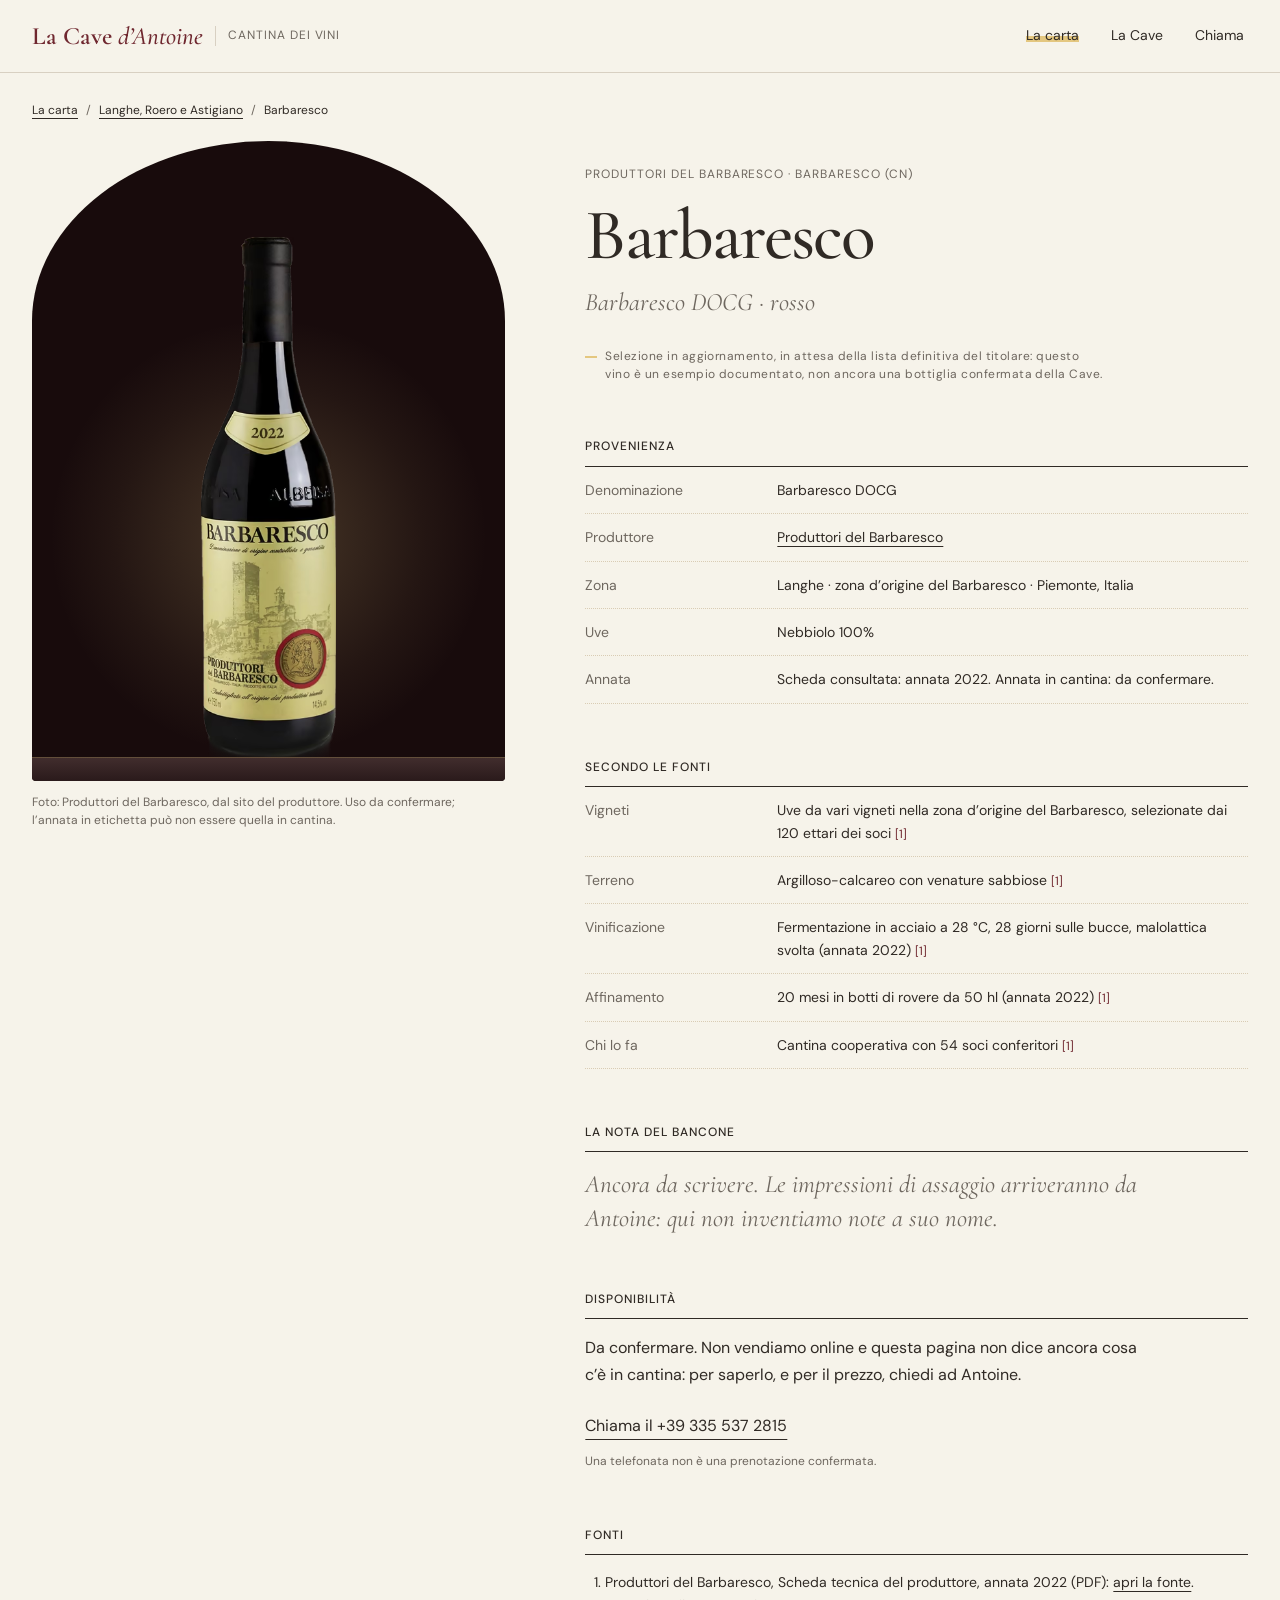
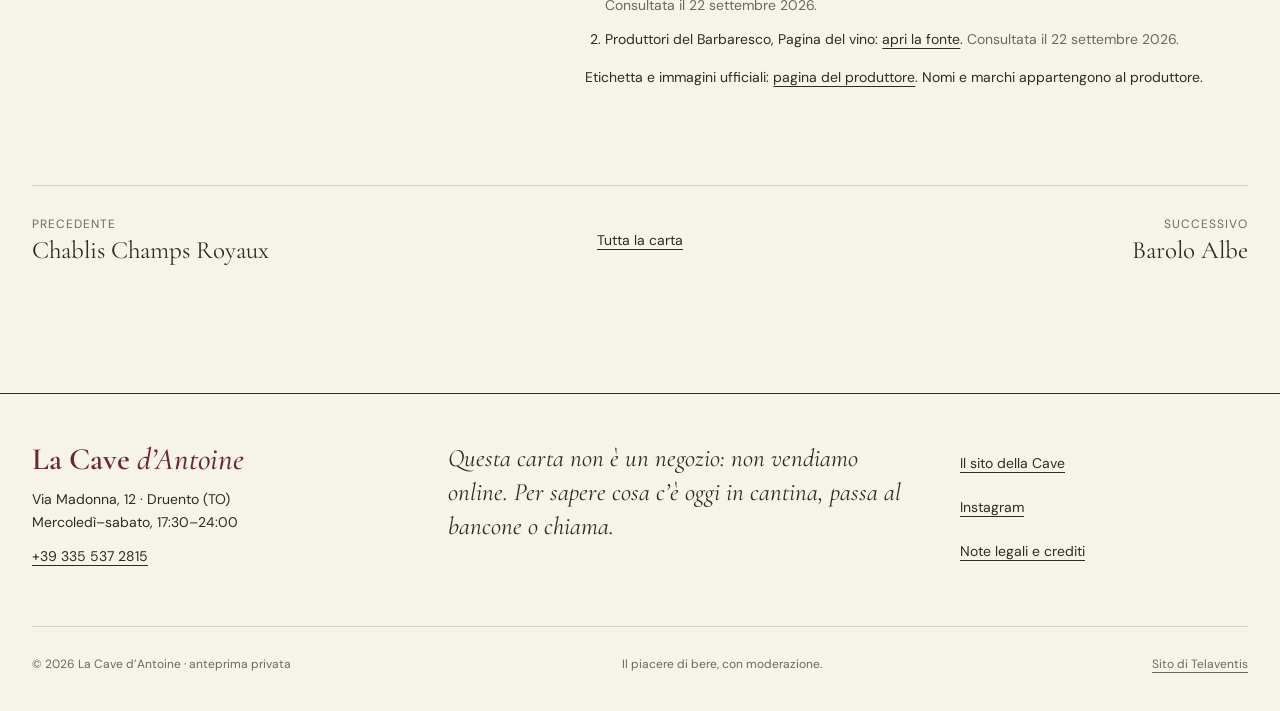
<file: vini/produttori-del-barbaresco-barbaresco.html>
<!doctype html>
<html lang="it">
<head>
<!-- ⚠ TODO prima della pubblicazione: il dominio "https://your-gallery-domain.example/" è un segnaposto. Cambia baseUrl in data/site.json e rilancia node scripts/build.mjs (canonical, og, twitter, sitemap, robots). -->
<meta charset="utf-8">
<meta name="viewport" content="width=device-width, initial-scale=1">
<title>Barbaresco, Produttori del Barbaresco | Cantina dei vini</title>
<meta name="description" content="Barbaresco DOCG di Produttori del Barbaresco: Nebbiolo 100%. Provenienza e fonti verificate. Selezione in aggiornamento della Cave d’Antoine, Druento.">
<link rel="canonical" href="https://your-gallery-domain.example/vini/produttori-del-barbaresco-barbaresco">
<meta name="robots" content="index, follow">
<meta name="theme-color" content="#180b0c">
<link rel="icon" href="../favicon.ico" sizes="any">
<link rel="icon" href="../assets/images/favicon.svg" type="image/svg+xml">
<link rel="icon" href="../assets/images/favicon-32.png" sizes="32x32" type="image/png">
<link rel="icon" href="../assets/images/favicon-16.png" sizes="16x16" type="image/png">
<link rel="apple-touch-icon" href="../assets/images/apple-touch-icon.png">
<meta property="og:type" content="website">
<meta property="og:locale" content="it_IT">
<meta property="og:site_name" content="Cantina dei vini · La Cave d’Antoine">
<meta property="og:title" content="Barbaresco, Produttori del Barbaresco | Cantina dei vini">
<meta property="og:description" content="Barbaresco DOCG di Produttori del Barbaresco: Nebbiolo 100%. Provenienza e fonti verificate. Selezione in aggiornamento della Cave d’Antoine, Druento.">
<meta property="og:url" content="https://your-gallery-domain.example/vini/produttori-del-barbaresco-barbaresco">
<meta property="og:image" content="https://your-gallery-domain.example/assets/images/og.png">
<meta property="og:image:type" content="image/png">
<meta property="og:image:width" content="1200">
<meta property="og:image:height" content="630">
<meta property="og:image:alt" content="Cantina dei vini, La Cave d’Antoine: scritta avorio su fondo scuro color vino, con un alone di luce calda">
<meta name="twitter:card" content="summary_large_image">
<meta name="twitter:title" content="Barbaresco, Produttori del Barbaresco | Cantina dei vini">
<meta name="twitter:description" content="Barbaresco DOCG di Produttori del Barbaresco: Nebbiolo 100%. Provenienza e fonti verificate. Selezione in aggiornamento della Cave d’Antoine, Druento.">
<meta name="twitter:image" content="https://your-gallery-domain.example/assets/images/og.png">
<link rel="stylesheet" href="../assets/css/fonts.css">
<link rel="stylesheet" href="../assets/css/style.css">
<script type="application/ld+json">{"@context":"https://schema.org","@type":"BreadcrumbList","itemListElement":[{"@type":"ListItem","position":1,"name":"La carta","item":"https://your-gallery-domain.example/"},{"@type":"ListItem","position":2,"name":"Barbaresco","item":"https://your-gallery-domain.example/vini/produttori-del-barbaresco-barbaresco"}]}</script>
</head>
<body class="page-wine">
<a class="skip-link" href="#contenuto">Vai al contenuto</a>
<header class="bar">
  <div class="bar-inner wrap">
    <a href="../index.html" class="brand"><span class="brand-name">La Cave <em>d’Antoine</em></span><span class="brand-room">Cantina dei vini</span></a>
    <nav aria-label="Principale">
      <a href="../index.html#carta" aria-current="true">La carta</a>
      <a href="https://caveantoine.pages.dev/la-cave">La Cave</a>
      <a href="tel:+393355372815">Chiama</a>
    </nav>
  </div>
</header>

<main id="contenuto">
<nav class="breadcrumb wrap" aria-label="Percorso"><ol><li><a href="../index.html#carta">La carta</a></li><li><a href="../index.html#zona-langhe-roero-asti">Langhe, Roero e Astigiano</a></li><li><span aria-current="page">Barbaresco</span></li></ol></nav>

<article class="wine wrap" aria-labelledby="wine-title">
  <header class="wine-head">
    <p class="wine-producer">Produttori del Barbaresco · Barbaresco (CN)</p>
    <h1 id="wine-title">Barbaresco</h1>
    <p class="wine-denom">Barbaresco DOCG · rosso</p>
    <p class="print-note">Selezione in aggiornamento, in attesa della lista definitiva del titolare: questo vino è un esempio documentato, non ancora una bottiglia confermata della Cave.</p>
  </header>

  <figure class="wine-figure">
    <div class="wine-vault">
      <div class="wine-vault-glow" aria-hidden="true"></div>
      <div class="wine-bottle"><picture><source type="image/avif" srcset="../assets/images/bottiglie/produttori-del-barbaresco-barbaresco-400.avif 104w, ../assets/images/bottiglie/produttori-del-barbaresco-barbaresco-800.avif 208w, ../assets/images/bottiglie/produttori-del-barbaresco-barbaresco-1200.avif 312w" sizes="(max-width: 767px) 73px, 135px"><source type="image/webp" srcset="../assets/images/bottiglie/produttori-del-barbaresco-barbaresco-400.webp 104w, ../assets/images/bottiglie/produttori-del-barbaresco-barbaresco-800.webp 208w, ../assets/images/bottiglie/produttori-del-barbaresco-barbaresco-1200.webp 312w" sizes="(max-width: 767px) 73px, 135px"><img src="../assets/images/bottiglie/produttori-del-barbaresco-barbaresco-400.webp" width="312" height="1200" alt="Bottiglia di Barbaresco, Produttori del Barbaresco" fetchpriority="high" decoding="async"></picture></div>
    </div>
    <figcaption>Foto: Produttori del Barbaresco, dal sito del produttore. Uso da confermare; l’annata in etichetta può non essere quella in cantina.</figcaption>
  </figure>

  <div class="wine-body">

    <section aria-labelledby="provenienza">
      <h2 id="provenienza">Provenienza</h2>
      <dl class="fact-list">
        <div><dt>Denominazione</dt><dd>Barbaresco DOCG</dd></div>
        <div><dt>Produttore</dt><dd><a href="https://www.produttoridelbarbaresco.com/" rel="noreferrer">Produttori del Barbaresco</a></dd></div>
        <div><dt>Zona</dt><dd>Langhe · zona d’origine del Barbaresco · Piemonte, Italia</dd></div>
        <div><dt>Uve</dt><dd>Nebbiolo 100%</dd></div>
        <div><dt>Annata</dt><dd>Scheda consultata: annata 2022. Annata in cantina: da confermare.</dd></div>
      </dl>
    </section>

    <section aria-labelledby="dal-produttore">
      <h2 id="dal-produttore">Secondo le fonti</h2>
      <dl class="fact-list">
        <div><dt>Vigneti</dt><dd>Uve da vari vigneti nella zona d’origine del Barbaresco, selezionate dai 120 ettari dei soci <a href="#fonte-1" class="ref" aria-label="Fonte 1">[1]</a></dd></div>
        <div><dt>Terreno</dt><dd>Argilloso-calcareo con venature sabbiose <a href="#fonte-1" class="ref" aria-label="Fonte 1">[1]</a></dd></div>
        <div><dt>Vinificazione</dt><dd>Fermentazione in acciaio a 28 °C, 28 giorni sulle bucce, malolattica svolta (annata 2022) <a href="#fonte-1" class="ref" aria-label="Fonte 1">[1]</a></dd></div>
        <div><dt>Affinamento</dt><dd>20 mesi in botti di rovere da 50 hl (annata 2022) <a href="#fonte-1" class="ref" aria-label="Fonte 1">[1]</a></dd></div>
        <div><dt>Chi lo fa</dt><dd>Cantina cooperativa con 54 soci conferitori <a href="#fonte-1" class="ref" aria-label="Fonte 1">[1]</a></dd></div>
      </dl>
    </section>

    <section class="cellar-note" aria-labelledby="nota">
      <h2 id="nota">La nota del bancone</h2>
      <p>Ancora da scrivere. Le impressioni di assaggio arriveranno da Antoine: qui non inventiamo note a suo nome.</p>
    </section>

    <section class="wine-commerce" data-commerce-slot data-mode="info" data-wine-id="produttori-del-barbaresco-barbaresco" data-sku="" aria-labelledby="disponibilita">
        <h2 id="disponibilita">Disponibilità</h2>
        <p>Da confermare. Non vendiamo online e questa pagina non dice ancora cosa c’è in cantina: per saperlo, e per il prezzo, chiedi ad Antoine.</p>
        <p><a class="ink-link" href="tel:+393355372815">Chiama il +39 335 537 2815</a></p>
        <p class="quiet-note">Una telefonata non è una prenotazione confermata.</p>
      </section>

    <section class="sources" aria-labelledby="fonti">
      <h2 id="fonti">Fonti</h2>
      <ol>
        <li id="fonte-1">Produttori del Barbaresco, Scheda tecnica del produttore, annata 2022 (PDF): <a href="https://www.produttoridelbarbaresco.com/wp-content/uploads/barbaresco-docg-2022_produttori-del-barbaresco.pdf" rel="noreferrer">apri la fonte</a>. <span>Consultata il 22 settembre 2026.</span></li>
        <li id="fonte-2">Produttori del Barbaresco, Pagina del vino: <a href="https://www.produttoridelbarbaresco.com/vini/barbaresco-docg/" rel="noreferrer">apri la fonte</a>. <span>Consultata il 22 settembre 2026.</span></li>
      </ol>
      <p>Etichetta e immagini ufficiali: <a href="https://www.produttoridelbarbaresco.com/vini/barbaresco-docg/" rel="noreferrer">pagina del produttore</a>. Nomi e marchi appartengono al produttore.</p>
    </section>
  </div>
</article>

<nav class="wine-pager wrap" aria-label="Altri vini della carta">
  <a href="fevre-chablis-champs-royaux.html"><small>Precedente</small>Chablis Champs Royaux</a>
  <a href="../index.html#carta" class="pager-all">Tutta la carta</a>
  <a href="vajra-barolo-albe.html" class="pager-next"><small>Successivo</small>Barolo Albe</a>
</nav>
</main>

<footer class="colophon">
  <div class="colophon-grid wrap">
    <div>
      <p class="colophon-brand">La Cave <em>d’Antoine</em></p>
      <p>Via Madonna, 12 · Druento (TO)<br>Mercoledì–sabato, 17:30–24:00<br><a href="tel:+393355372815">+39 335 537 2815</a></p>
    </div>
    <p class="colophon-text">Questa carta non è un negozio: non vendiamo online. Per sapere cosa c’è oggi in cantina, passa al bancone o chiama.</p>
    <nav aria-label="Altri collegamenti">
      <a href="https://caveantoine.pages.dev/">Il sito della Cave</a>
      <a href="https://www.instagram.com/lacave.dantoine/" rel="noreferrer">Instagram</a>
      <a href="../note-legali.html">Note legali e crediti</a>
    </nav>
  </div>
  <div class="colophon-base wrap"><span>© <span data-year>2026</span> La Cave d’Antoine · anteprima privata</span><span>Il piacere di bere, con moderazione.</span><a href="https://telaventis.fr" target="_blank" rel="noopener">Sito di Telaventis</a></div>
</footer>
<script src="../assets/js/main.js"></script>
</body>
</html>
</file>
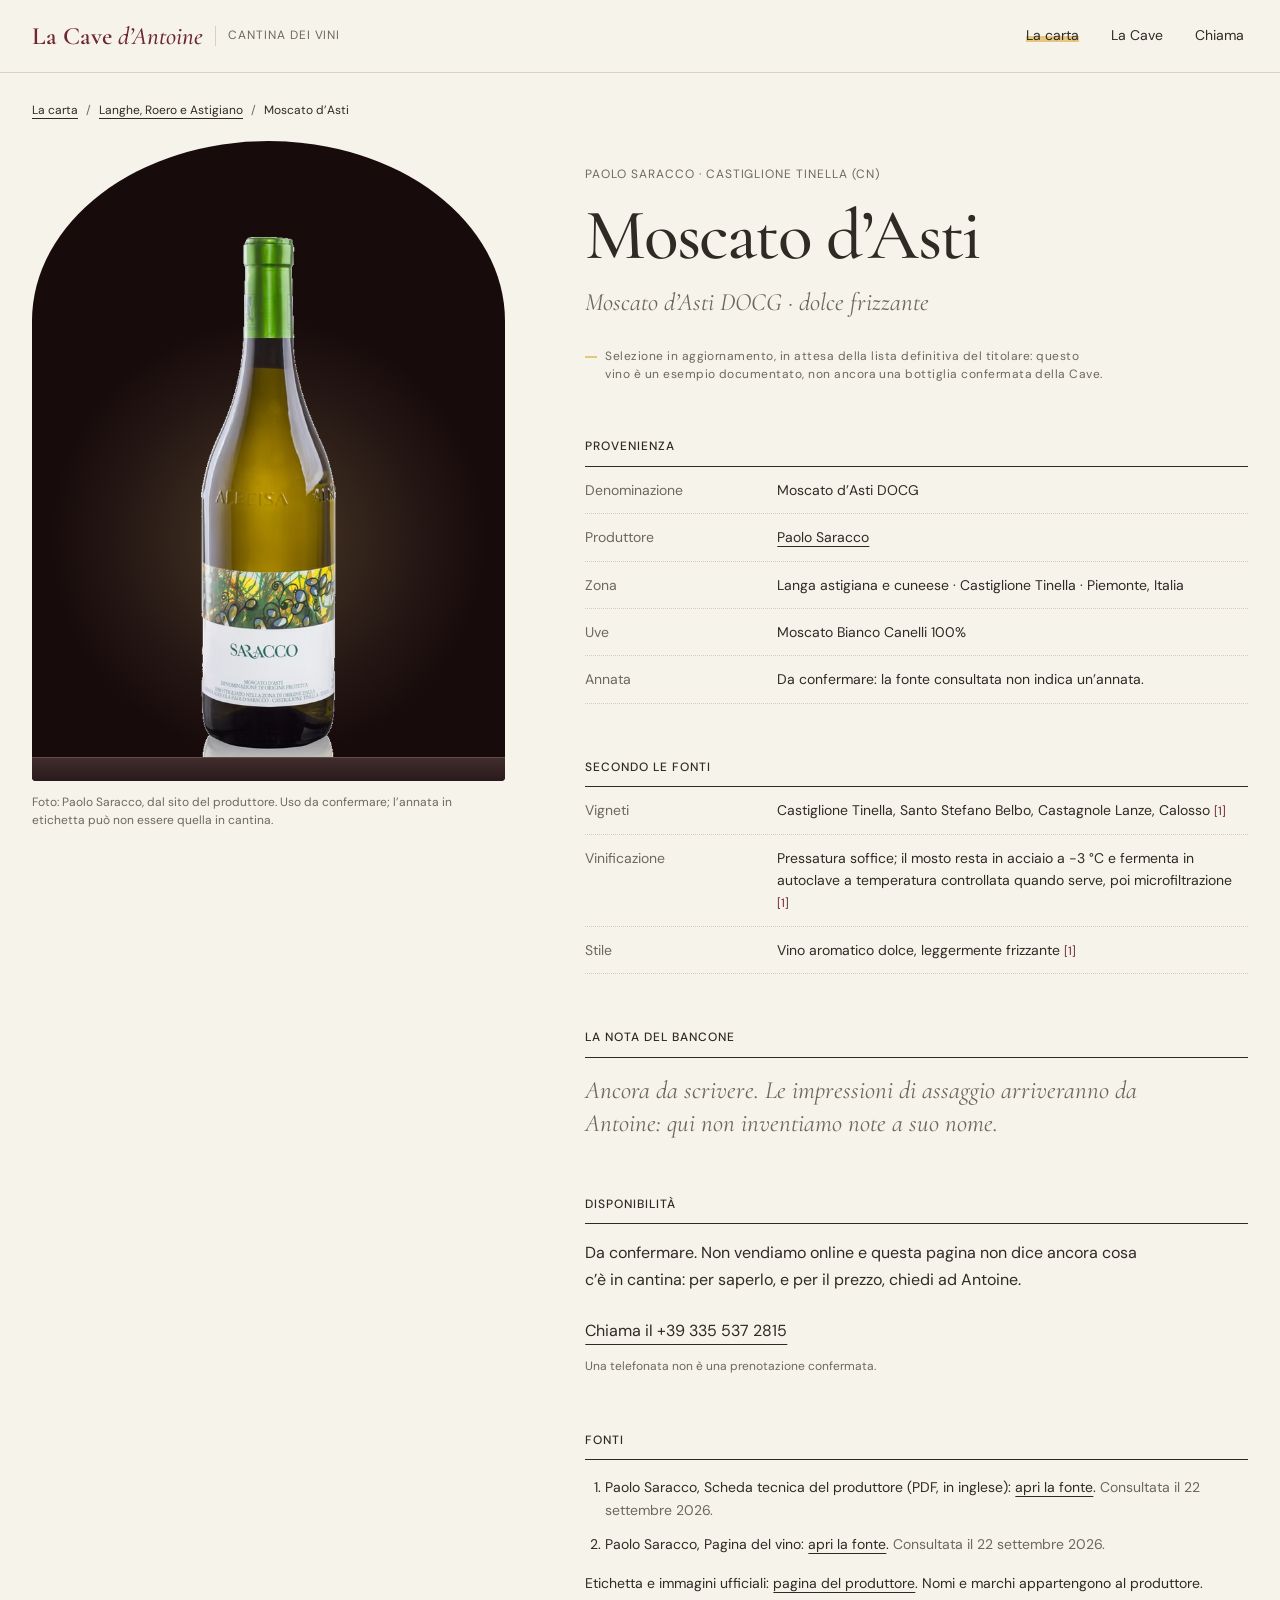
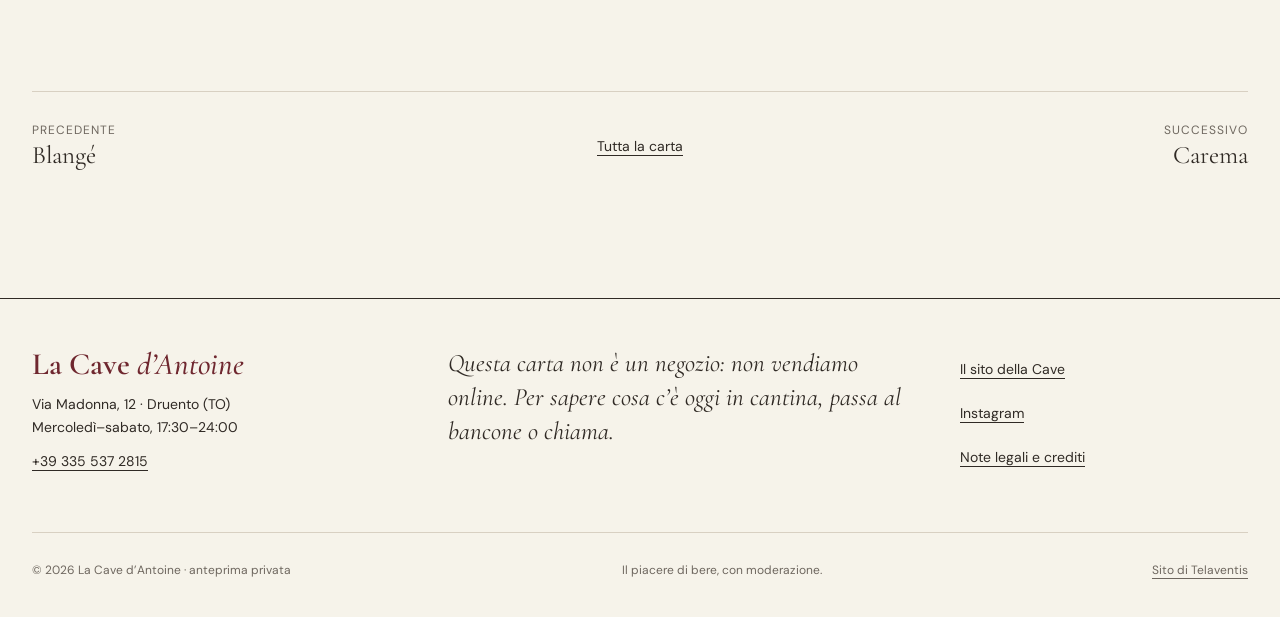
<file: vini/saracco-moscato-d-asti.html>
<!doctype html>
<html lang="it">
<head>
<!-- ⚠ TODO prima della pubblicazione: il dominio "https://your-gallery-domain.example/" è un segnaposto. Cambia baseUrl in data/site.json e rilancia node scripts/build.mjs (canonical, og, twitter, sitemap, robots). -->
<meta charset="utf-8">
<meta name="viewport" content="width=device-width, initial-scale=1">
<title>Moscato d’Asti, Paolo Saracco | Cantina dei vini</title>
<meta name="description" content="Moscato d’Asti DOCG di Paolo Saracco: Moscato Bianco Canelli 100%. Provenienza e fonti verificate. Selezione in aggiornamento della Cave d’Antoine, Druento.">
<link rel="canonical" href="https://your-gallery-domain.example/vini/saracco-moscato-d-asti">
<meta name="robots" content="index, follow">
<meta name="theme-color" content="#180b0c">
<link rel="icon" href="../favicon.ico" sizes="any">
<link rel="icon" href="../assets/images/favicon.svg" type="image/svg+xml">
<link rel="icon" href="../assets/images/favicon-32.png" sizes="32x32" type="image/png">
<link rel="icon" href="../assets/images/favicon-16.png" sizes="16x16" type="image/png">
<link rel="apple-touch-icon" href="../assets/images/apple-touch-icon.png">
<meta property="og:type" content="website">
<meta property="og:locale" content="it_IT">
<meta property="og:site_name" content="Cantina dei vini · La Cave d’Antoine">
<meta property="og:title" content="Moscato d’Asti, Paolo Saracco | Cantina dei vini">
<meta property="og:description" content="Moscato d’Asti DOCG di Paolo Saracco: Moscato Bianco Canelli 100%. Provenienza e fonti verificate. Selezione in aggiornamento della Cave d’Antoine, Druento.">
<meta property="og:url" content="https://your-gallery-domain.example/vini/saracco-moscato-d-asti">
<meta property="og:image" content="https://your-gallery-domain.example/assets/images/og.png">
<meta property="og:image:type" content="image/png">
<meta property="og:image:width" content="1200">
<meta property="og:image:height" content="630">
<meta property="og:image:alt" content="Cantina dei vini, La Cave d’Antoine: scritta avorio su fondo scuro color vino, con un alone di luce calda">
<meta name="twitter:card" content="summary_large_image">
<meta name="twitter:title" content="Moscato d’Asti, Paolo Saracco | Cantina dei vini">
<meta name="twitter:description" content="Moscato d’Asti DOCG di Paolo Saracco: Moscato Bianco Canelli 100%. Provenienza e fonti verificate. Selezione in aggiornamento della Cave d’Antoine, Druento.">
<meta name="twitter:image" content="https://your-gallery-domain.example/assets/images/og.png">
<link rel="stylesheet" href="../assets/css/fonts.css">
<link rel="stylesheet" href="../assets/css/style.css">
<script type="application/ld+json">{"@context":"https://schema.org","@type":"BreadcrumbList","itemListElement":[{"@type":"ListItem","position":1,"name":"La carta","item":"https://your-gallery-domain.example/"},{"@type":"ListItem","position":2,"name":"Moscato d’Asti","item":"https://your-gallery-domain.example/vini/saracco-moscato-d-asti"}]}</script>
</head>
<body class="page-wine">
<a class="skip-link" href="#contenuto">Vai al contenuto</a>
<header class="bar">
  <div class="bar-inner wrap">
    <a href="../index.html" class="brand"><span class="brand-name">La Cave <em>d’Antoine</em></span><span class="brand-room">Cantina dei vini</span></a>
    <nav aria-label="Principale">
      <a href="../index.html#carta" aria-current="true">La carta</a>
      <a href="https://caveantoine.pages.dev/la-cave">La Cave</a>
      <a href="tel:+393355372815">Chiama</a>
    </nav>
  </div>
</header>

<main id="contenuto">
<nav class="breadcrumb wrap" aria-label="Percorso"><ol><li><a href="../index.html#carta">La carta</a></li><li><a href="../index.html#zona-langhe-roero-asti">Langhe, Roero e Astigiano</a></li><li><span aria-current="page">Moscato d’Asti</span></li></ol></nav>

<article class="wine wrap" aria-labelledby="wine-title">
  <header class="wine-head">
    <p class="wine-producer">Paolo Saracco · Castiglione Tinella (CN)</p>
    <h1 id="wine-title">Moscato d’Asti</h1>
    <p class="wine-denom">Moscato d’Asti DOCG · dolce frizzante</p>
    <p class="print-note">Selezione in aggiornamento, in attesa della lista definitiva del titolare: questo vino è un esempio documentato, non ancora una bottiglia confermata della Cave.</p>
  </header>

  <figure class="wine-figure">
    <div class="wine-vault">
      <div class="wine-vault-glow" aria-hidden="true"></div>
      <div class="wine-bottle"><picture><source type="image/avif" srcset="../assets/images/bottiglie/saracco-moscato-d-asti-400.avif 104w, ../assets/images/bottiglie/saracco-moscato-d-asti-800.avif 208w" sizes="(max-width: 767px) 73px, 135px"><source type="image/webp" srcset="../assets/images/bottiglie/saracco-moscato-d-asti-400.webp 104w, ../assets/images/bottiglie/saracco-moscato-d-asti-800.webp 208w" sizes="(max-width: 767px) 73px, 135px"><img src="../assets/images/bottiglie/saracco-moscato-d-asti-400.webp" width="208" height="800" alt="Bottiglia di Moscato d’Asti, Paolo Saracco" fetchpriority="high" decoding="async"></picture></div>
    </div>
    <figcaption>Foto: Paolo Saracco, dal sito del produttore. Uso da confermare; l’annata in etichetta può non essere quella in cantina.</figcaption>
  </figure>

  <div class="wine-body">

    <section aria-labelledby="provenienza">
      <h2 id="provenienza">Provenienza</h2>
      <dl class="fact-list">
        <div><dt>Denominazione</dt><dd>Moscato d’Asti DOCG</dd></div>
        <div><dt>Produttore</dt><dd><a href="https://paolosaracco.it/" rel="noreferrer">Paolo Saracco</a></dd></div>
        <div><dt>Zona</dt><dd>Langa astigiana e cuneese · Castiglione Tinella · Piemonte, Italia</dd></div>
        <div><dt>Uve</dt><dd>Moscato Bianco Canelli 100%</dd></div>
        <div><dt>Annata</dt><dd>Da confermare: la fonte consultata non indica un’annata.</dd></div>
      </dl>
    </section>

    <section aria-labelledby="dal-produttore">
      <h2 id="dal-produttore">Secondo le fonti</h2>
      <dl class="fact-list">
        <div><dt>Vigneti</dt><dd>Castiglione Tinella, Santo Stefano Belbo, Castagnole Lanze, Calosso <a href="#fonte-1" class="ref" aria-label="Fonte 1">[1]</a></dd></div>
        <div><dt>Vinificazione</dt><dd>Pressatura soffice; il mosto resta in acciaio a −3 °C e fermenta in autoclave a temperatura controllata quando serve, poi microfiltrazione <a href="#fonte-1" class="ref" aria-label="Fonte 1">[1]</a></dd></div>
        <div><dt>Stile</dt><dd>Vino aromatico dolce, leggermente frizzante <a href="#fonte-1" class="ref" aria-label="Fonte 1">[1]</a></dd></div>
      </dl>
    </section>

    <section class="cellar-note" aria-labelledby="nota">
      <h2 id="nota">La nota del bancone</h2>
      <p>Ancora da scrivere. Le impressioni di assaggio arriveranno da Antoine: qui non inventiamo note a suo nome.</p>
    </section>

    <section class="wine-commerce" data-commerce-slot data-mode="info" data-wine-id="saracco-moscato-d-asti" data-sku="" aria-labelledby="disponibilita">
        <h2 id="disponibilita">Disponibilità</h2>
        <p>Da confermare. Non vendiamo online e questa pagina non dice ancora cosa c’è in cantina: per saperlo, e per il prezzo, chiedi ad Antoine.</p>
        <p><a class="ink-link" href="tel:+393355372815">Chiama il +39 335 537 2815</a></p>
        <p class="quiet-note">Una telefonata non è una prenotazione confermata.</p>
      </section>

    <section class="sources" aria-labelledby="fonti">
      <h2 id="fonti">Fonti</h2>
      <ol>
        <li id="fonte-1">Paolo Saracco, Scheda tecnica del produttore (PDF, in inglese): <a href="https://paolosaracco.it/images/sk/saracco-moscato-en.pdf" rel="noreferrer">apri la fonte</a>. <span>Consultata il 22 settembre 2026.</span></li>
        <li id="fonte-2">Paolo Saracco, Pagina del vino: <a href="https://paolosaracco.it/en/wines-saracco-piedmont/moscato-d-asti-docg-saracco" rel="noreferrer">apri la fonte</a>. <span>Consultata il 22 settembre 2026.</span></li>
      </ol>
      <p>Etichetta e immagini ufficiali: <a href="https://paolosaracco.it/en/wines-saracco-piedmont/moscato-d-asti-docg-saracco" rel="noreferrer">pagina del produttore</a>. Nomi e marchi appartengono al produttore.</p>
    </section>
  </div>
</article>

<nav class="wine-pager wrap" aria-label="Altri vini della carta">
  <a href="ceretto-blange.html"><small>Precedente</small>Blangé</a>
  <a href="../index.html#carta" class="pager-all">Tutta la carta</a>
  <a href="produttori-carema-carema.html" class="pager-next"><small>Successivo</small>Carema</a>
</nav>
</main>

<footer class="colophon">
  <div class="colophon-grid wrap">
    <div>
      <p class="colophon-brand">La Cave <em>d’Antoine</em></p>
      <p>Via Madonna, 12 · Druento (TO)<br>Mercoledì–sabato, 17:30–24:00<br><a href="tel:+393355372815">+39 335 537 2815</a></p>
    </div>
    <p class="colophon-text">Questa carta non è un negozio: non vendiamo online. Per sapere cosa c’è oggi in cantina, passa al bancone o chiama.</p>
    <nav aria-label="Altri collegamenti">
      <a href="https://caveantoine.pages.dev/">Il sito della Cave</a>
      <a href="https://www.instagram.com/lacave.dantoine/" rel="noreferrer">Instagram</a>
      <a href="../note-legali.html">Note legali e crediti</a>
    </nav>
  </div>
  <div class="colophon-base wrap"><span>© <span data-year>2026</span> La Cave d’Antoine · anteprima privata</span><span>Il piacere di bere, con moderazione.</span><a href="https://telaventis.fr" target="_blank" rel="noopener">Sito di Telaventis</a></div>
</footer>
<script src="../assets/js/main.js"></script>
</body>
</html>
</file>
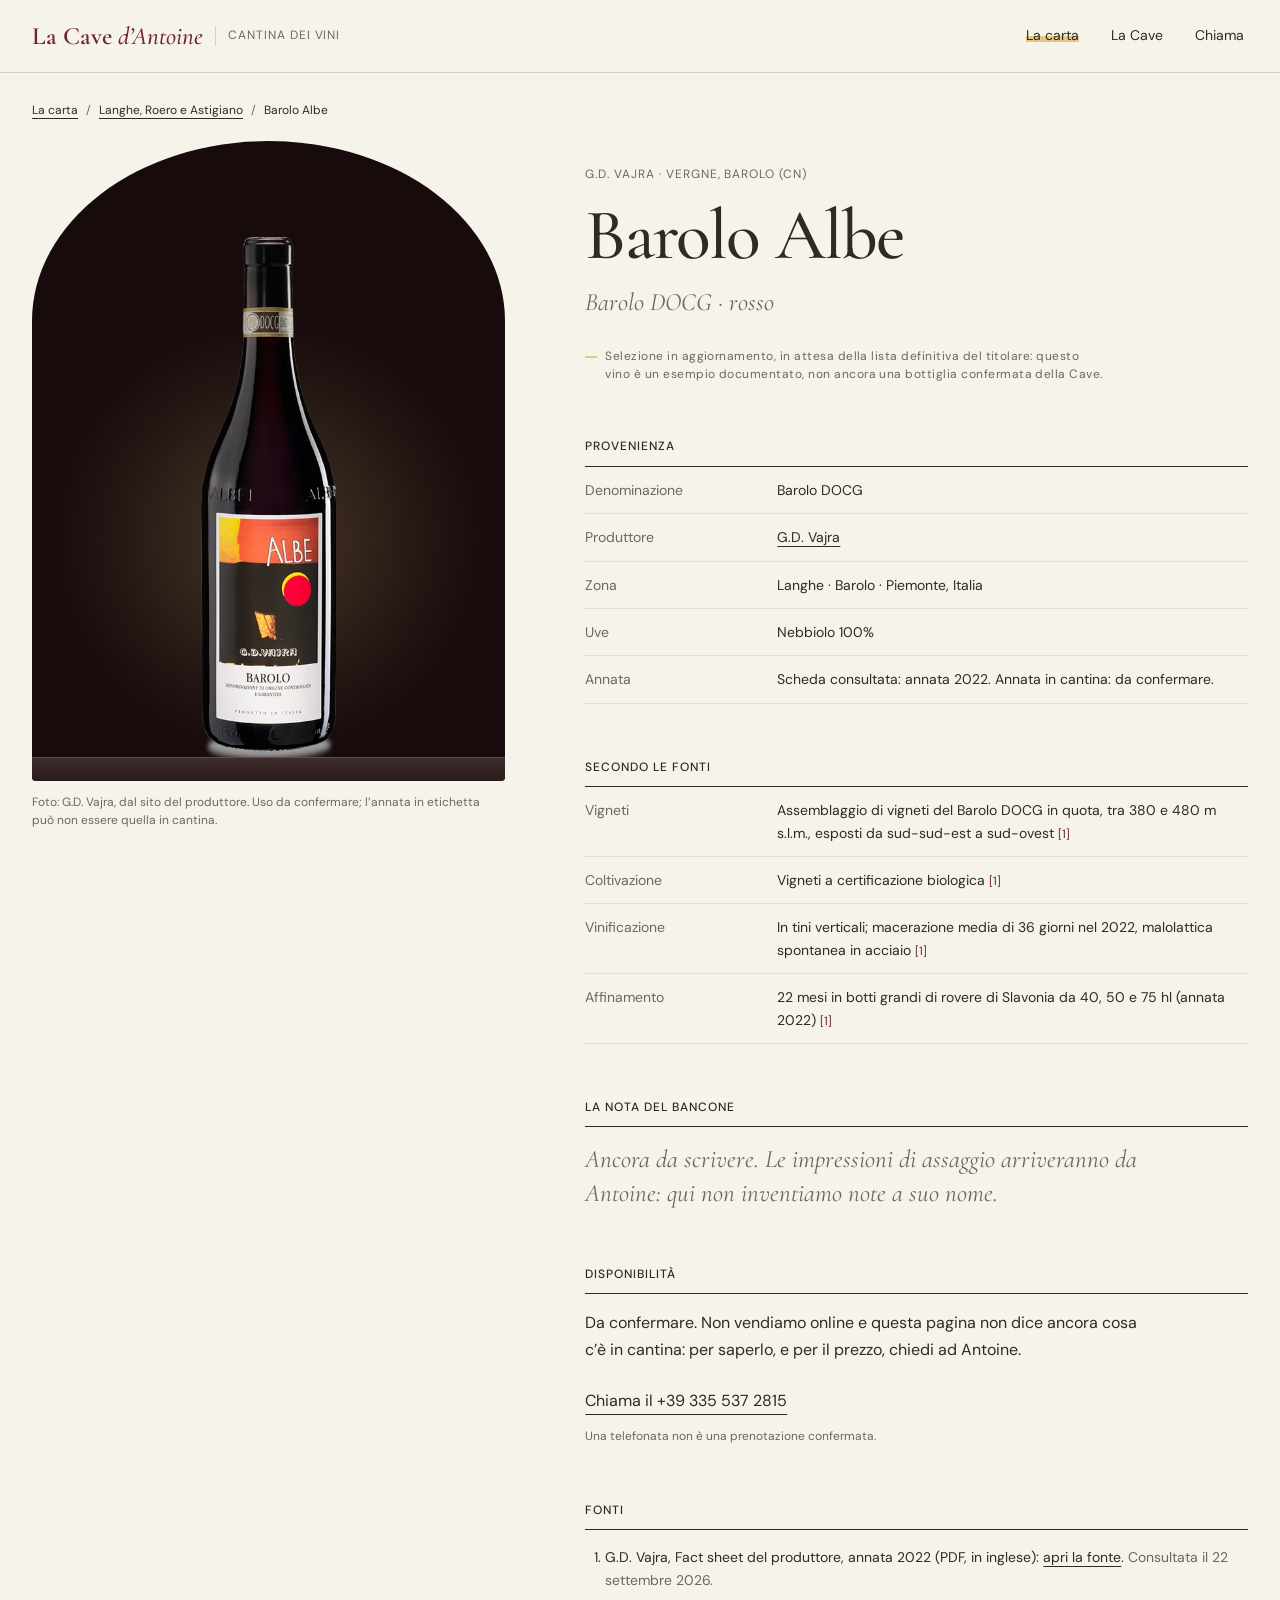
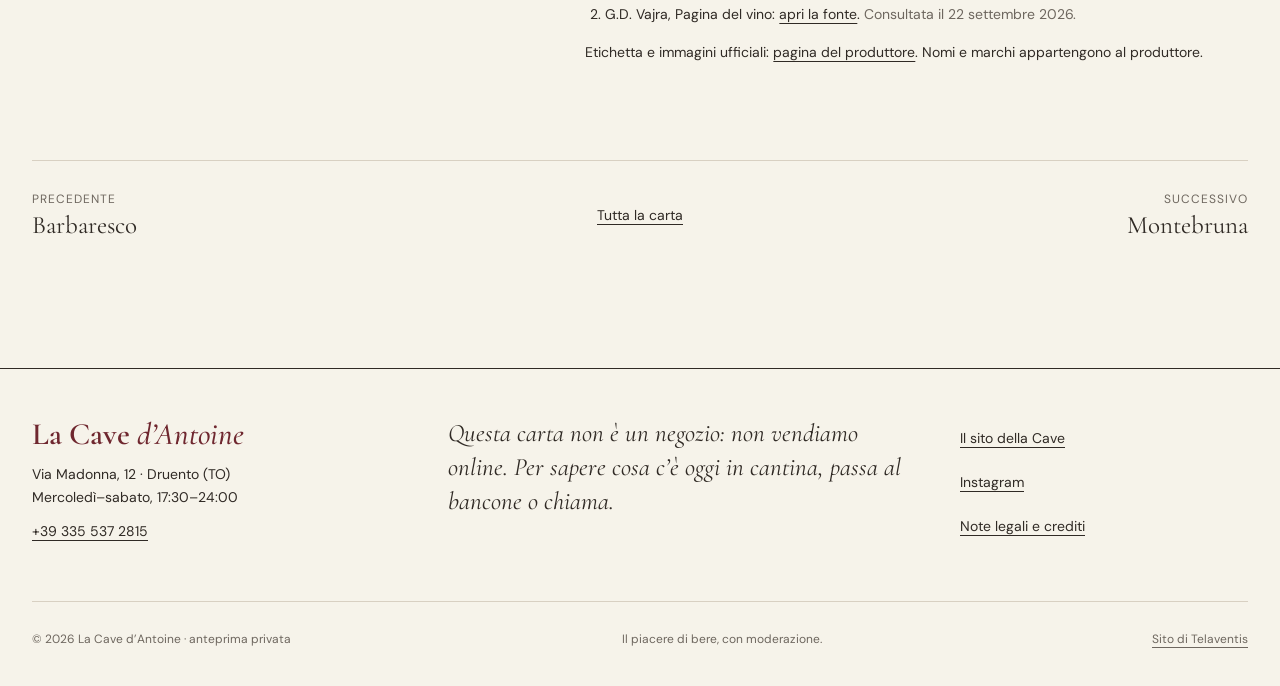
<file: vini/vajra-barolo-albe.html>
<!doctype html>
<html lang="it">
<head>
<!-- ⚠ TODO prima della pubblicazione: il dominio "https://your-gallery-domain.example/" è un segnaposto. Cambia baseUrl in data/site.json e rilancia node scripts/build.mjs (canonical, og, twitter, sitemap, robots). -->
<meta charset="utf-8">
<meta name="viewport" content="width=device-width, initial-scale=1">
<title>Barolo Albe, G.D. Vajra | Cantina dei vini</title>
<meta name="description" content="Barolo DOCG di G.D. Vajra: Nebbiolo 100%. Provenienza e fonti verificate. Selezione in aggiornamento della Cave d’Antoine, Druento.">
<link rel="canonical" href="https://your-gallery-domain.example/vini/vajra-barolo-albe">
<meta name="robots" content="index, follow">
<meta name="theme-color" content="#180b0c">
<link rel="icon" href="../favicon.ico" sizes="any">
<link rel="icon" href="../assets/images/favicon.svg" type="image/svg+xml">
<link rel="icon" href="../assets/images/favicon-32.png" sizes="32x32" type="image/png">
<link rel="icon" href="../assets/images/favicon-16.png" sizes="16x16" type="image/png">
<link rel="apple-touch-icon" href="../assets/images/apple-touch-icon.png">
<meta property="og:type" content="website">
<meta property="og:locale" content="it_IT">
<meta property="og:site_name" content="Cantina dei vini · La Cave d’Antoine">
<meta property="og:title" content="Barolo Albe, G.D. Vajra | Cantina dei vini">
<meta property="og:description" content="Barolo DOCG di G.D. Vajra: Nebbiolo 100%. Provenienza e fonti verificate. Selezione in aggiornamento della Cave d’Antoine, Druento.">
<meta property="og:url" content="https://your-gallery-domain.example/vini/vajra-barolo-albe">
<meta property="og:image" content="https://your-gallery-domain.example/assets/images/og.png">
<meta property="og:image:type" content="image/png">
<meta property="og:image:width" content="1200">
<meta property="og:image:height" content="630">
<meta property="og:image:alt" content="Cantina dei vini, La Cave d’Antoine: scritta avorio su fondo scuro color vino, con un alone di luce calda">
<meta name="twitter:card" content="summary_large_image">
<meta name="twitter:title" content="Barolo Albe, G.D. Vajra | Cantina dei vini">
<meta name="twitter:description" content="Barolo DOCG di G.D. Vajra: Nebbiolo 100%. Provenienza e fonti verificate. Selezione in aggiornamento della Cave d’Antoine, Druento.">
<meta name="twitter:image" content="https://your-gallery-domain.example/assets/images/og.png">
<link rel="stylesheet" href="../assets/css/fonts.css">
<link rel="stylesheet" href="../assets/css/style.css">
<script type="application/ld+json">{"@context":"https://schema.org","@type":"BreadcrumbList","itemListElement":[{"@type":"ListItem","position":1,"name":"La carta","item":"https://your-gallery-domain.example/"},{"@type":"ListItem","position":2,"name":"Barolo Albe","item":"https://your-gallery-domain.example/vini/vajra-barolo-albe"}]}</script>
</head>
<body class="page-wine">
<a class="skip-link" href="#contenuto">Vai al contenuto</a>
<header class="bar">
  <div class="bar-inner wrap">
    <a href="../index.html" class="brand"><span class="brand-name">La Cave <em>d’Antoine</em></span><span class="brand-room">Cantina dei vini</span></a>
    <nav aria-label="Principale">
      <a href="../index.html#carta" aria-current="true">La carta</a>
      <a href="https://caveantoine.pages.dev/la-cave">La Cave</a>
      <a href="tel:+393355372815">Chiama</a>
    </nav>
  </div>
</header>

<main id="contenuto">
<nav class="breadcrumb wrap" aria-label="Percorso"><ol><li><a href="../index.html#carta">La carta</a></li><li><a href="../index.html#zona-langhe-roero-asti">Langhe, Roero e Astigiano</a></li><li><span aria-current="page">Barolo Albe</span></li></ol></nav>

<article class="wine wrap" aria-labelledby="wine-title">
  <header class="wine-head">
    <p class="wine-producer">G.D. Vajra · Vergne, Barolo (CN)</p>
    <h1 id="wine-title">Barolo Albe</h1>
    <p class="wine-denom">Barolo DOCG · rosso</p>
    <p class="print-note">Selezione in aggiornamento, in attesa della lista definitiva del titolare: questo vino è un esempio documentato, non ancora una bottiglia confermata della Cave.</p>
  </header>

  <figure class="wine-figure">
    <div class="wine-vault">
      <div class="wine-vault-glow" aria-hidden="true"></div>
      <div class="wine-bottle"><picture><source type="image/avif" srcset="../assets/images/bottiglie/vajra-barolo-albe-400.avif 103w, ../assets/images/bottiglie/vajra-barolo-albe-800.avif 207w" sizes="(max-width: 767px) 72px, 134px"><source type="image/webp" srcset="../assets/images/bottiglie/vajra-barolo-albe-400.webp 103w, ../assets/images/bottiglie/vajra-barolo-albe-800.webp 207w" sizes="(max-width: 767px) 72px, 134px"><img src="../assets/images/bottiglie/vajra-barolo-albe-400.webp" width="207" height="800" alt="Bottiglia di Barolo Albe, G.D. Vajra" fetchpriority="high" decoding="async"></picture></div>
    </div>
    <figcaption>Foto: G.D. Vajra, dal sito del produttore. Uso da confermare; l’annata in etichetta può non essere quella in cantina.</figcaption>
  </figure>

  <div class="wine-body">

    <section aria-labelledby="provenienza">
      <h2 id="provenienza">Provenienza</h2>
      <dl class="fact-list">
        <div><dt>Denominazione</dt><dd>Barolo DOCG</dd></div>
        <div><dt>Produttore</dt><dd><a href="https://www.gdvajra.it/" rel="noreferrer">G.D. Vajra</a></dd></div>
        <div><dt>Zona</dt><dd>Langhe · Barolo · Piemonte, Italia</dd></div>
        <div><dt>Uve</dt><dd>Nebbiolo 100%</dd></div>
        <div><dt>Annata</dt><dd>Scheda consultata: annata 2022. Annata in cantina: da confermare.</dd></div>
      </dl>
    </section>

    <section aria-labelledby="dal-produttore">
      <h2 id="dal-produttore">Secondo le fonti</h2>
      <dl class="fact-list">
        <div><dt>Vigneti</dt><dd>Assemblaggio di vigneti del Barolo DOCG in quota, tra 380 e 480 m s.l.m., esposti da sud-sud-est a sud-ovest <a href="#fonte-1" class="ref" aria-label="Fonte 1">[1]</a></dd></div>
        <div><dt>Coltivazione</dt><dd>Vigneti a certificazione biologica <a href="#fonte-1" class="ref" aria-label="Fonte 1">[1]</a></dd></div>
        <div><dt>Vinificazione</dt><dd>In tini verticali; macerazione media di 36 giorni nel 2022, malolattica spontanea in acciaio <a href="#fonte-1" class="ref" aria-label="Fonte 1">[1]</a></dd></div>
        <div><dt>Affinamento</dt><dd>22 mesi in botti grandi di rovere di Slavonia da 40, 50 e 75 hl (annata 2022) <a href="#fonte-1" class="ref" aria-label="Fonte 1">[1]</a></dd></div>
      </dl>
    </section>

    <section class="cellar-note" aria-labelledby="nota">
      <h2 id="nota">La nota del bancone</h2>
      <p>Ancora da scrivere. Le impressioni di assaggio arriveranno da Antoine: qui non inventiamo note a suo nome.</p>
    </section>

    <section class="wine-commerce" data-commerce-slot data-mode="info" data-wine-id="vajra-barolo-albe" data-sku="" aria-labelledby="disponibilita">
        <h2 id="disponibilita">Disponibilità</h2>
        <p>Da confermare. Non vendiamo online e questa pagina non dice ancora cosa c’è in cantina: per saperlo, e per il prezzo, chiedi ad Antoine.</p>
        <p><a class="ink-link" href="tel:+393355372815">Chiama il +39 335 537 2815</a></p>
        <p class="quiet-note">Una telefonata non è una prenotazione confermata.</p>
      </section>

    <section class="sources" aria-labelledby="fonti">
      <h2 id="fonti">Fonti</h2>
      <ol>
        <li id="fonte-1">G.D. Vajra, Fact sheet del produttore, annata 2022 (PDF, in inglese): <a href="https://www.gdvajra.it/uploads/public/3616_fact-sheet-2022-barolo-albe-fs-eng.pdf" rel="noreferrer">apri la fonte</a>. <span>Consultata il 22 settembre 2026.</span></li>
        <li id="fonte-2">G.D. Vajra, Pagina del vino: <a href="https://www.gdvajra.it/en/barolo-albe-docg" rel="noreferrer">apri la fonte</a>. <span>Consultata il 22 settembre 2026.</span></li>
      </ol>
      <p>Etichetta e immagini ufficiali: <a href="https://www.gdvajra.it/en/barolo-albe-docg" rel="noreferrer">pagina del produttore</a>. Nomi e marchi appartengono al produttore.</p>
    </section>
  </div>
</article>

<nav class="wine-pager wrap" aria-label="Altri vini della carta">
  <a href="produttori-del-barbaresco-barbaresco.html"><small>Precedente</small>Barbaresco</a>
  <a href="../index.html#carta" class="pager-all">Tutta la carta</a>
  <a href="braida-montebruna.html" class="pager-next"><small>Successivo</small>Montebruna</a>
</nav>
</main>

<footer class="colophon">
  <div class="colophon-grid wrap">
    <div>
      <p class="colophon-brand">La Cave <em>d’Antoine</em></p>
      <p>Via Madonna, 12 · Druento (TO)<br>Mercoledì–sabato, 17:30–24:00<br><a href="tel:+393355372815">+39 335 537 2815</a></p>
    </div>
    <p class="colophon-text">Questa carta non è un negozio: non vendiamo online. Per sapere cosa c’è oggi in cantina, passa al bancone o chiama.</p>
    <nav aria-label="Altri collegamenti">
      <a href="https://caveantoine.pages.dev/">Il sito della Cave</a>
      <a href="https://www.instagram.com/lacave.dantoine/" rel="noreferrer">Instagram</a>
      <a href="../note-legali.html">Note legali e crediti</a>
    </nav>
  </div>
  <div class="colophon-base wrap"><span>© <span data-year>2026</span> La Cave d’Antoine · anteprima privata</span><span>Il piacere di bere, con moderazione.</span><a href="https://telaventis.fr" target="_blank" rel="noopener">Sito di Telaventis</a></div>
</footer>
<script src="../assets/js/main.js"></script>
</body>
</html>
</file>
<file: assets/css/fonts.css>
/* Generato da scripts/build.mjs: font variabili SIL OFL incorporati come data URL,
   così vengono caricati anche aprendo il sito da file:// (rules/architecture.md). */
@font-face{font-family:'Cormorant Garamond';font-style:normal;font-weight:300 700;font-display:swap;src:url([data-uri]) format('woff2')}
@font-face{font-family:'Cormorant Garamond';font-style:italic;font-weight:300 700;font-display:swap;src:url([data-uri]) format('woff2')}
@font-face{font-family:'DM Sans';font-style:normal;font-weight:100 1000;font-display:swap;src:url([data-uri]) format('woff2')}
</file>
<file: assets/css/style.css>
/* Cantina dei vini, La Cave d'Antoine — foglio di stile unico.
   Dal sito generale arrivano solo i token: colori, i due caratteri, la
   scala 1.25, l'easing e l'arco come maschera. L'impaginazione è propria:
   una barra al posto dell'insegna, la volta con la mensola, la carta per
   scaffali, un colophon al posto del footer. Niente pulsanti con icona:
   le azioni sono testo sottolineato. Provenienza: /research/DESIGN-SYSTEM-MAP.md
   I font sono in fonts.css (generato, data URL per file://). */

:root {
  /* Marchio — stessi valori del sito generale */
  --background: #f6f3ea;
  --foreground: #302a25;
  --primary: #6f272f;
  --secondary: #e9e5d8;
  --muted-foreground: #6e675f;
  --border: #d8d0c2;
  --marker: #e4c780;
  --olive: #59604a;
  /* Cantina — generate-color-scale.mjs --hue 17 --chroma 0.05 --mode dark:
     la tinta del vino (#6f272f, OKLCH h≈17) a croma bassa. Passi 5/6/7/12. */
  --cellar: #180b0c;
  --cellar-2: #2a1a1b;
  --cellar-3: #412d2d;
  --cellar-text: #c9b1b1;
  --glow: 228 199 128; /* = --marker, in canali RGB per la luce */
  --plank: #d9ccb4;     /* bordo carta già usato dal marchio, qui come mensola */

  --gutter: 32px;
  --ease: cubic-bezier(.22, 1, .36, 1);
  --font-display: 'Cormorant Garamond', Georgia, serif;
  --font-body: 'DM Sans', Arial, sans-serif;
  --motion-fast: 150ms; --motion-base: 250ms; --motion-slow: 400ms;
}

/* --- Preflight minimo --- */
[hidden] { display: none !important; }
*, ::before, ::after { box-sizing: border-box; border: 0 solid var(--border); }
button, input { font: inherit; color: inherit; background: transparent; padding: 0; margin: 0; }
button { -webkit-appearance: none; appearance: none; text-align: inherit; cursor: pointer; }
svg { display: block; }
ul, ol { list-style: none; padding: 0; margin: 0; }
figure, p, h1, h2, h3, blockquote, dl, dd, fieldset { margin: 0; }

/* --- Base --- */
html { scroll-behavior: smooth; scroll-padding-top: 24px; }
body { margin: 0; background: var(--background); color: var(--foreground); font-family: var(--font-body); font-size: 16px; line-height: 1.65; -webkit-font-smoothing: antialiased; }
a { color: inherit; text-decoration: none; -webkit-tap-highlight-color: transparent; }
img { display: block; max-width: 100%; }
h1, h2, h3 { font-family: var(--font-display); font-weight: 500; line-height: 1.08; letter-spacing: -.025em; }
em { font-family: var(--font-display); font-weight: 500; }
::selection { background: var(--marker); color: var(--foreground); }
:focus-visible { outline: 2px solid var(--primary); outline-offset: 4px; }
.sr-only { position: absolute; width: 1px; height: 1px; padding: 0; margin: -1px; overflow: hidden; clip: rect(0, 0, 0, 0); white-space: nowrap; border: 0; }
.wrap { max-width: 1280px; width: calc(100% - var(--gutter) * 2); margin-inline: auto; }
.quiet-note { font-size: 12px; color: var(--muted-foreground); }
.skip-link { position: fixed; top: 8px; left: 16px; z-index: 100; transform: translateY(-160%); background: var(--background); border: 1px solid var(--primary); padding: 12px 16px; }
.skip-link:focus { transform: none; }

/* Link d'azione: testo sottolineato; al passaggio la riga dell'evidenziatore
   del marchio sale sotto le lettere (lo stesso gesto del masthead del sito
   generale). Nessuna icona. */
.ink-link { display: inline-block; padding-block: 12px; font-size: 16px; line-height: 1.25; text-decoration: underline; text-decoration-thickness: 1px; text-underline-offset: 8px; text-decoration-skip-ink: none;
  transition: text-decoration-color var(--motion-base) var(--ease); }
/* Il gesto del marchio (la riga dell'evidenziatore sotto le lettere) è
   una sottolineatura spessa: segue il testo e va a capo con le righe,
   invece di riempire il riquadro di 44px del bersaglio. */
.ink-link:hover, .ink-link:focus-visible { text-decoration-color: var(--marker); text-decoration-thickness: .42em; text-underline-offset: -.28em; }
.nowrap { white-space: nowrap; }

/* L'avviso segnaposto è stampato come una riga d'etichetta, non un riquadro */
.print-note { font-size: 12px; line-height: 1.5; letter-spacing: .04em; color: var(--muted-foreground); padding-left: 20px; position: relative; }
.print-note::before { content: ''; position: absolute; left: 0; top: .75em; width: 12px; height: 2px; background: var(--marker); }

/* --- Barra --- */
.bar { border-bottom: 1px solid var(--border); }
.bar-inner { display: flex; align-items: center; justify-content: space-between; gap: 24px; min-height: 72px; }
.brand { display: inline-flex; align-items: center; gap: 12px; min-height: 44px; }
.brand-name { font-family: var(--font-display); font-size: 25px; font-weight: 600; color: var(--primary); line-height: 1; white-space: nowrap; }
.brand-room { font-size: 12px; letter-spacing: .08em; text-transform: uppercase; color: var(--muted-foreground); padding-left: 12px; border-left: 1px solid var(--border); }
.bar nav { display: flex; gap: 24px; }
.bar nav a { display: inline-flex; align-items: center; min-height: 44px; font-size: 14px; padding-inline: 4px;
  text-decoration: underline transparent; text-decoration-thickness: .42em; text-underline-offset: -.28em; text-decoration-skip-ink: none; transition: text-decoration-color var(--motion-base) var(--ease); }
.bar nav a:hover, .bar nav a[aria-current] { text-decoration-color: var(--marker); }

/* text-highlight: Fancy Components MIT; reveal-lines: animata "Mask Reveal Up" MIT (CREDITS.md) */
.text-highlight { color: inherit; font-style: italic; font-family: var(--font-display); background: linear-gradient(transparent 60%, var(--primary) 60%, var(--primary) 88%, transparent 88%) left / 100% 100% no-repeat; box-decoration-break: clone; -webkit-box-decoration-break: clone; padding-inline: .03em; }
.reveal-lines, .reveal-line, .reveal-line-inner { display: block; }
.reveal-line { overflow: clip; padding-block: .1em; margin-block: -.1em; }

/* ================================================================== */
/* La volta                                                             */
/* L'arco del sito generale (una maschera su un angolo) diventa la volta */
/* di una cantina. Dentro, al buio, una mensola con le bottiglie vere;   */
/* una lanterna le illumina dove passa il puntatore o il focus.         */
/* ================================================================== */
@property --light { syntax: '<number>'; inherits: true; initial-value: 1; }
.vault-wrap { padding: 24px var(--gutter) 0; }
.vault {
  --lx: 60%; --ly: 70%; --lr: 360px; --light: 1; --mx: 0; --my: 0;
  transition: --light 800ms var(--ease) 250ms;
  position: relative; isolation: isolate; overflow: clip;
  max-width: 1440px; margin-inline: auto;
  min-height: clamp(720px, 92svh, 920px);
  border-radius: 50% 50% 4px 4px / 240px 240px 4px 4px;
  background: var(--cellar); color: var(--background);
  display: grid; grid-template-rows: 1fr auto auto;
  padding: 168px clamp(32px, 6vw, 96px) 0;
}
.vault.is-unlit { --light: 0; transition: none; }
.vault-media { position: absolute; inset: -48px 0; z-index: -3; transform: translate3d(0, var(--depth-y, 0px), 0); }
.vault-media picture, .vault-photo { width: 100%; height: 100%; }
.vault-photo { object-fit: cover; object-position: 50% 40%; filter: brightness(.7) saturate(.85) sepia(.2);
  transform: translate3d(calc(var(--mx) * -12px), calc(var(--my) * -8px), 0) scale(var(--image-scale, 1.04)); }
.vault-dark { position: absolute; inset: 0; z-index: -2; background: var(--cellar); opacity: .92;
  -webkit-mask-image: radial-gradient(circle calc(var(--lr) * 1.4 * var(--light)) at var(--lx) var(--ly), transparent 0%, transparent 20%, #0006 55%, #000 100%);
  mask-image: radial-gradient(circle calc(var(--lr) * 1.4 * var(--light)) at var(--lx) var(--ly), transparent 0%, transparent 20%, #0006 55%, #000 100%); }
.vault-glow { position: absolute; inset: 0; z-index: -1; mix-blend-mode: screen; opacity: var(--light); pointer-events: none;
  background: radial-gradient(circle calc(var(--lr) * 1.1) at var(--lx) var(--ly), rgb(var(--glow) / .26), rgb(var(--glow) / .08) 45%, transparent 75%); }

.vault-copy { align-self: start; max-width: 560px; }
.vault h1 { font-size: clamp(61px, 7.4vw, 95px); line-height: .98; letter-spacing: -.03em; }
.vault-lead { font-family: var(--font-display); font-size: 25px; line-height: 1.3; color: var(--background); margin-top: 24px; max-width: 460px; }
.print-note-dark { color: var(--cellar-text); margin-top: 20px; }
.vault-links { display: flex; flex-wrap: wrap; gap: 4px 32px; margin-top: 24px; }
.vault .ink-link:hover, .vault .ink-link:focus-visible { text-decoration-color: var(--primary); }
.vault :focus-visible { outline-color: var(--marker); }

.vault-shelf { position: relative; margin-top: 48px; }
.vault-shelf ul { display: flex; align-items: flex-end; justify-content: center; gap: clamp(8px, 2.2vw, 32px); position: relative; padding-inline: 16px; }
.vault-shelf ul::after { content: ''; position: absolute; left: -16px; right: -16px; bottom: -12px; height: 12px; background: linear-gradient(var(--cellar-3), var(--cellar-2)); border-top: 1px solid rgb(var(--glow) / .3); }
.shelf-bottle { --lit: 1; display: block; transition: transform var(--motion-base) var(--ease); }
.shelf-bottle img { height: min(300px, 25vw); width: auto; filter: brightness(calc(.2 + .8 * var(--lit) * var(--light))); transition: filter var(--motion-fast) var(--ease); }
.shelf-bottle:hover, .shelf-bottle:focus-visible { --lit: 1 !important; transform: translateY(-8px); }
.shelf-bottle:focus-visible { outline-offset: 8px; }
.vault-foot { display: flex; justify-content: space-between; gap: 24px; padding: 28px 0 20px; font-size: 12px; line-height: 1.5; color: var(--cellar-text); }
.vault-hint { font-style: italic; font-family: var(--font-display); font-size: 16px; }
.vault-credit { max-width: 520px; text-align: right; }

/* ================================================================== */
/* La carta                                                             */
/* ================================================================== */
.carta { padding-block: 96px 32px; }
.carta-head { display: grid; grid-template-columns: 3fr 9fr; gap: 24px 32px; align-items: end; padding-bottom: 48px; }
.carta-head h2 { font-size: 76px; line-height: .95; }
.carta-intro { max-width: 600px; }
.carta-intro > p:first-child { font-size: 20px; line-height: 1.5; }
.carta-intro .print-note { margin-top: 16px; }
.type-filter { grid-column: 2; display: flex; align-items: center; flex-wrap: wrap; gap: 8px 24px; padding-top: 16px; border-top: 1px solid var(--border); }
.type-filter fieldset { display: flex; flex-wrap: wrap; align-items: center; gap: 4px 20px; border: 0; padding: 0; min-width: 0; }
.type-filter legend { float: left; font-size: 12px; letter-spacing: .08em; text-transform: uppercase; color: var(--muted-foreground); padding: 0; margin-right: 8px; }
.type-option { position: relative; display: inline-flex; }
.type-option input { position: absolute; inset: 0; opacity: 0; margin: 0; cursor: pointer; }
.type-option span { display: inline-flex; align-items: center; gap: 4px; min-height: 44px; padding-inline: 4px; font-size: 16px;
  text-decoration: underline transparent; text-decoration-thickness: .42em; text-underline-offset: -.28em; text-decoration-skip-ink: none; transition: text-decoration-color var(--motion-base) var(--ease); }
.type-option small { display: inline-block; font-size: 12px; color: var(--muted-foreground); }
.type-option:hover span, .type-option input:checked + span { text-decoration-color: var(--marker); }
.type-option input:focus-visible + span { outline: 2px solid var(--primary); outline-offset: 2px; }
.filter-status { margin-left: auto; font-family: var(--font-display); font-style: italic; font-size: 20px; }

.shelf { display: grid; grid-template-columns: 3fr 9fr; gap: 32px; padding-block: 48px 64px; border-top: 1px solid var(--border); }
.shelf-head { position: sticky; top: 24px; align-self: start; }
.shelf-no { font-family: var(--font-display); font-style: italic; font-size: 25px; color: var(--primary); line-height: 1; }
.shelf-head h3 { font-size: 39px; margin-top: 8px; }
.shelf-meta { font-size: 14px; color: var(--muted-foreground); margin-top: 12px; max-width: 260px; }
.shelf-row { display: grid; grid-template-columns: repeat(auto-fill, minmax(120px, 1fr)); gap: 56px 24px; }
.bottle-link { display: block; }
.bottle-stand { position: relative; display: flex; align-items: flex-end; justify-content: center; height: 284px; margin-bottom: 24px; }
.bottle-stand::after { content: ''; position: absolute; left: -12px; right: -12px; bottom: -8px; height: 8px; background: var(--secondary); border-top: 1px solid var(--plank); }
.bottle-stand img { height: 260px; width: auto; transition: transform var(--motion-base) var(--ease); }
.bottle-link:hover .bottle-stand img, .bottle-link:focus-visible .bottle-stand img { transform: translateY(-8px); }
.bottle-producer { display: block; font-size: 12px; letter-spacing: .08em; text-transform: uppercase; color: var(--muted-foreground); line-height: 1.4; margin-top: 8px; }
.bottle-name { display: inline; font-family: var(--font-display); font-size: 25px; font-weight: 600; line-height: 1.15;
  background: linear-gradient(var(--marker), var(--marker)) left 85% / 0% 40% no-repeat; transition: background-size var(--motion-slow) var(--ease); }
.bottle-link:hover .bottle-name, .bottle-link:focus-visible .bottle-name { background-size: 100% 40%; }
.bottle-denom { display: block; font-family: var(--font-display); font-style: italic; font-size: 16px; color: var(--muted-foreground); margin-top: 4px; }
.bottle-note { font-size: 12px; line-height: 1.5; color: var(--muted-foreground); margin-top: 8px; }
.bottle-missing { position: relative; display: grid; place-items: center; height: 240px; }
.bottle-missing svg { height: 240px; width: auto; fill: none; stroke: var(--plank); stroke-width: 1.5; }
.bottle-missing span { position: absolute; top: 58%; font-family: var(--font-display); font-style: italic; font-size: 16px; color: var(--muted-foreground); }
.carta-empty { padding-block: 32px 64px; border-top: 1px solid var(--border); }
.carta-empty p { font-family: var(--font-display); font-style: italic; font-size: 25px; }

/* ================================================================== */
/* Scheda vino                                                          */
/* ================================================================== */
.breadcrumb { padding-top: 16px; font-size: 12px; }
.breadcrumb ol { display: flex; flex-wrap: wrap; gap: 0 8px; }
.breadcrumb li + li::before { content: '/'; margin-right: 8px; color: var(--muted-foreground); }
.breadcrumb a, .breadcrumb span { display: inline-flex; align-items: center; min-height: 44px; }
.breadcrumb a { text-decoration: underline; text-underline-offset: 4px; }
.wine { display: grid; grid-template-columns: minmax(0, 5fr) minmax(0, 7fr); column-gap: 80px; align-items: start; padding-block: 8px 96px; }
.wine-head { grid-column: 2; grid-row: 1; }
.wine-figure { grid-column: 1; grid-row: 1 / span 2; position: sticky; top: 24px; }
.wine-body { grid-column: 2; grid-row: 2; }
.wine-vault { position: relative; isolation: isolate; overflow: clip; background: var(--cellar); border-radius: 50% 50% 4px 4px / 180px 180px 4px 4px; min-height: 640px; display: flex; align-items: flex-end; justify-content: center; padding: 96px 32px 24px; }
.wine-vault::after { content: ''; position: absolute; left: 0; right: 0; bottom: 0; height: 24px; background: linear-gradient(var(--cellar-3), var(--cellar-2)); border-top: 1px solid rgb(var(--glow) / .3); z-index: -1; }
.wine-vault-glow { position: absolute; inset: 0; z-index: -2; background: radial-gradient(circle 280px at 50% 62%, rgb(var(--glow) / .24), rgb(var(--glow) / .06) 55%, transparent 78%); }
.wine-bottle img { height: 520px; width: auto; max-height: 72vh; }
.wine-bottle .bottle-missing svg { stroke: var(--cellar-3); height: 440px; }
.wine-bottle .bottle-missing { height: 480px; }
.wine-bottle .bottle-missing span { color: var(--cellar-text); }
.wine-figure figcaption { font-size: 12px; line-height: 1.5; color: var(--muted-foreground); margin-top: 12px; max-width: 460px; }
.wine-producer { font-size: 12px; letter-spacing: .08em; text-transform: uppercase; color: var(--muted-foreground); margin-top: 24px; }
.wine-head h1 { font-size: clamp(49px, 5.6vw, 76px); margin-top: 12px; }
.wine-denom { font-family: var(--font-display); font-style: italic; font-size: 25px; color: var(--muted-foreground); margin-top: 8px; }
.wine-head > .print-note { margin-top: 24px; max-width: 520px; }
.wine-body section { margin-top: 56px; }
.wine-body section h2 { font-family: var(--font-body); font-size: 12px; font-weight: 500; letter-spacing: .08em; text-transform: uppercase; line-height: 1.2; padding-bottom: 12px; border-bottom: 1px solid var(--foreground); }
.fact-list > div { display: grid; grid-template-columns: 168px 1fr; gap: 24px; padding: 12px 0; border-bottom: 1px dotted var(--plank); font-size: 14px; line-height: 1.6; }
.fact-list dt { color: var(--muted-foreground); }
.fact-list a { text-decoration: underline; text-underline-offset: 4px; }
.fact-list .ref { text-decoration: none; color: var(--primary); font-size: 12px; white-space: nowrap; }
.cellar-note > p { font-family: var(--font-display); font-style: italic; font-size: 25px; line-height: 1.35; color: var(--muted-foreground); max-width: 560px; margin-top: 16px; }
.cellar-note blockquote p { font-family: var(--font-display); font-size: 25px; line-height: 1.35; margin-top: 16px; }
.wine-commerce > p:not(.quiet-note) { margin-top: 16px; max-width: 560px; }
.wine-commerce > p .ink-link + .ink-link { margin-left: 24px; }
.wine-commerce .quiet-note { margin-top: 4px; }
.sources ol { list-style: decimal; padding-left: 20px; margin-top: 16px; }
.sources li { font-size: 14px; line-height: 1.6; margin-bottom: 12px; }
.sources li span { color: var(--muted-foreground); }
.sources a { text-decoration: underline; text-underline-offset: 4px; }
.sources > p { font-size: 14px; margin-top: 16px; }
.wine-pager { display: grid; grid-template-columns: 1fr auto 1fr; gap: 24px; align-items: start; padding-block: 32px 96px; border-top: 1px solid var(--border); }
.wine-pager a { display: block; min-height: 44px; font-family: var(--font-display); font-size: 25px; line-height: 1.15; }
.wine-pager small { display: block; font-family: var(--font-body); font-size: 12px; letter-spacing: .08em; text-transform: uppercase; color: var(--muted-foreground); margin-bottom: 4px; }
.wine-pager a:hover, .wine-pager a:focus-visible { text-decoration: underline; text-underline-offset: 8px; text-decoration-thickness: 1px; }
.wine-pager .pager-all { font-family: var(--font-body); font-size: 14px; text-decoration: underline; text-underline-offset: 4px; display: inline-flex; align-items: center; }
.wine-pager .pager-next { text-align: right; }

/* --- Colophon --- */
.colophon { border-top: 1px solid var(--foreground); margin-top: 32px; }
.colophon-grid { display: grid; grid-template-columns: 4fr 5fr 3fr; gap: 32px; padding-block: 48px; }
.colophon-brand { font-family: var(--font-display); font-size: 31px; font-weight: 600; color: var(--primary); line-height: 1.1; margin-bottom: 12px; }
.colophon-grid > div > p:last-child { font-size: 14px; }
.colophon-grid a { text-decoration: underline; text-underline-offset: 4px; }
.colophon-text { font-family: var(--font-display); font-style: italic; font-size: 25px; line-height: 1.35; max-width: 460px; }
.colophon nav { display: flex; flex-direction: column; align-items: flex-start; font-size: 14px; }
.colophon nav a { display: inline-flex; align-items: center; min-height: 44px; }
.colophon-base { display: flex; flex-wrap: wrap; justify-content: space-between; gap: 8px 24px; padding-block: 16px 24px; border-top: 1px solid var(--border); font-size: 12px; color: var(--muted-foreground); }
.colophon-base a { text-decoration: underline; text-underline-offset: 4px; }
.colophon-grid > div a, .colophon-base a { display: inline-flex; align-items: center; min-height: 44px; }
.colophon-base { align-items: center; }

/* --- Note legali (il riquadro d'avviso qui è richiesto dalla baseline) --- */
.legal-page { max-width: 800px; padding-block: 64px 80px; }
.legal-page h1 { font-size: clamp(49px, 5.3vw, 76px); margin-bottom: 32px; }
.legal-page > .quiet-note:first-child { letter-spacing: .08em; text-transform: uppercase; margin-bottom: 24px; }
.legal-notice { border-left: 4px solid var(--primary); background: var(--secondary); padding: 20px 24px; }
.legal-notice strong { font-weight: 500; }
.legal-notice p { margin-top: 8px; font-size: 14px; }
.legal-index { display: flex; flex-wrap: wrap; gap: 0 24px; padding-block: 12px; border-bottom: 1px solid var(--border); font-size: 14px; }
.legal-index a { display: inline-flex; align-items: center; min-height: 44px; }
.legal-page a { text-decoration: underline; text-underline-offset: 4px; }
.legal-page section { margin-top: 48px; }
.legal-page section h2 { font-size: 31px; margin-bottom: 20px; }
.legal-page h3 { font-size: 25px; margin-top: 32px; }
.legal-page section p { margin-top: 16px; }
.legal-page code { font-size: .9em; background: var(--secondary); padding: 0 4px; }
.legal-list { list-style: decimal; padding-left: 20px; }
ul.legal-list { list-style: disc; }
.legal-list li { margin-top: 12px; }
.legal-list strong { font-weight: 500; }
.legal-updated { margin-top: 48px; }

/* --- 404 --- */
.not-found { padding-block: 96px; }
.not-found > .quiet-note:first-child { letter-spacing: .08em; text-transform: uppercase; margin-bottom: 24px; }
.not-found h1 { font-size: clamp(49px, 5.3vw, 76px); margin-bottom: 24px; }
.not-found > p:not(:last-child) { font-size: 20px; max-width: 480px; }
.not-found > p:last-child { margin-top: 24px; }

/* ================================================================== */
/* Responsive                                                           */
/* ================================================================== */
@media (max-width: 1023px) {
  :root { --gutter: 24px; }
  .vault { border-radius: 50% 50% 4px 4px / 180px 180px 4px 4px; padding-top: 136px; min-height: 0; }
  .vault-foot { flex-direction: column; }
  .vault-credit { text-align: left; }
  .carta-head, .shelf { grid-template-columns: 1fr; }
  .type-filter { grid-column: 1; }
  .shelf-head { position: static; }
  .shelf-bottle img { height: min(300px, 28vw); }
  .wine { column-gap: 40px; }
  .wine-vault { min-height: 520px; padding-inline: 16px; }
  .wine-bottle img { height: 400px; }
  .colophon-grid { grid-template-columns: 1fr 1fr; }
  .colophon-text { grid-column: 1 / -1; }
}
@media (max-width: 767px) {
  :root { --gutter: 16px; }
  .bar-inner { min-height: 64px; gap: 12px; }
  .brand-name { font-size: 20px; }
  .brand-room { display: none; }
  .bar nav { gap: 8px; }

  /* Volta: più corta, tutte e nove le bottiglie spalla a spalla */
  .vault-wrap { padding: 12px 8px 0; }
  .vault { --lr: 200px; border-radius: 50% 50% 4px 4px / 96px 96px 4px 4px; padding: 80px 16px 0; }
  .vault-media { inset: 0; }
  .vault-copy { padding-inline: 4px; }
  .vault h1 { font-size: 61px; }
  .vault-lead { font-size: 20px; margin-top: 16px; }
  .vault-links { flex-direction: column; align-items: flex-start; gap: 0; margin-top: 16px; }
  .vault-shelf { margin-top: 32px; }
  .vault-shelf ul { gap: 0; padding-inline: 0; justify-content: space-between; }
  .vault-shelf ul::after { left: -8px; right: -8px; }
  .shelf-bottle img { height: 36vw; }
  .shelf-bottle:hover, .shelf-bottle:focus-visible { transform: translateY(-4px); }
  .vault-hint { display: none; }
  .vault-foot { padding: 24px 4px 16px; }

  /* Carta: su telefono diventa una lista, come una carta dei vini stampata */
  .carta { padding-top: 56px; }
  .carta-head { padding-bottom: 24px; gap: 16px; }
  .carta-head h2 { font-size: 61px; }
  .carta-intro > p:first-child { font-size: 16px; }
  .type-filter { gap: 0 16px; padding-top: 8px; }
  .type-filter legend { float: none; width: 100%; margin: 8px 0 0; }
  .type-filter fieldset { gap: 0 12px; }
  .filter-status { margin-left: 0; width: 100%; font-size: 16px; }
  .shelf { gap: 8px; padding-block: 32px 16px; }
  .shelf-head { display: grid; grid-template-columns: auto 1fr; column-gap: 12px; align-items: baseline; }
  .shelf-no { font-size: 20px; }
  .shelf-head h3 { font-size: 31px; margin-top: 0; }
  .shelf-meta { grid-column: 1 / -1; margin-top: 4px; max-width: none; }
  .shelf-row { grid-template-columns: 1fr; gap: 0; }
  .bottle-item { position: relative; min-height: 160px; padding: 16px 0 16px 88px; border-bottom: 1px solid var(--border); }
  .bottle-item:first-child { margin-top: 8px; border-top: 1px solid var(--border); }
  .bottle-link { display: block; }
  .bottle-stand { position: absolute; left: 0; top: 16px; width: 72px; height: 128px; margin: 0; }
  .bottle-stand::after { left: 4px; right: 4px; bottom: -8px; }
  .bottle-stand img { height: 120px; }
  .bottle-link:hover .bottle-stand img, .bottle-link:focus-visible .bottle-stand img { transform: translateY(-4px); }
  .bottle-name { font-size: 25px; }
  .bottle-producer { margin-top: 4px; }
  .bottle-note { margin-top: 8px; }
  .bottle-missing { height: 128px; align-content: end; }
  .bottle-missing svg { height: 104px; }
  .bottle-missing span { position: static; font-size: 12px; line-height: 1.2; text-align: center; }
  .carta-empty { padding-top: 24px; }

  /* Scheda: nome prima, poi una bottiglia più contenuta */
  .breadcrumb { padding-top: 8px; }
  .wine { grid-template-columns: 1fr; padding-block: 0 48px; row-gap: 24px; }
  .wine-head, .wine-figure, .wine-body { grid-column: 1; grid-row: auto; }
  .wine-figure { position: static; }
  .wine-body section:first-child { margin-top: 24px; }
  .wine-producer { margin-top: 8px; }
  .wine-denom { font-size: 20px; }
  .wine-head > .print-note { margin-top: 16px; }
  .wine-vault { min-height: 0; height: 384px; border-radius: 50% 50% 4px 4px / 112px 112px 4px 4px; padding: 64px 24px 20px; }
  .wine-bottle img { height: 300px; max-height: none; }
  .wine-bottle .bottle-missing { height: 300px; }
  .wine-bottle .bottle-missing svg { height: 272px; }
  .wine-body section { margin-top: 40px; }
  .fact-list > div { grid-template-columns: 1fr; gap: 0; }
  .wine-pager { grid-template-columns: 1fr 1fr; gap: 16px; padding-block: 24px 48px; }
  .wine-pager .pager-all { grid-column: 1 / -1; grid-row: 2; justify-self: start; }
  .wine-pager a { font-size: 20px; }

  /* Colophon: prima chi siamo, poi la frase, poi i link in riga */
  .colophon-grid { grid-template-columns: 1fr; gap: 24px; padding-block: 40px 24px; }
  .colophon-grid > div { order: -1; }
  .colophon-text { font-size: 20px; }
  .colophon nav { flex-direction: row; flex-wrap: wrap; column-gap: 24px; }
  .colophon-base { flex-direction: column; align-items: flex-start; gap: 0; }
  .legal-page { padding-block: 40px 48px; }
  .legal-notice { padding: 16px; }
  .not-found { padding-block: 56px; }
}
@media (max-width: 380px) {
  .vault h1 { font-size: 49px; }
  .bar nav a:last-child { display: none; }
  .carta-head h2 { font-size: 49px; }
  .bottle-name { font-size: 20px; }
}
@media (max-width: 767px) {
  [data-depth] { --depth-y: 0px; --image-scale: 1; }
}

/* ================================================================== */
/* Movimento ridotto: luce piena e ferma, niente riordino, niente reveal */
/* ================================================================== */
@media (prefers-reduced-motion: reduce) {
  html { scroll-behavior: auto; }
  *, *::before, *::after { animation-duration: .01ms !important; animation-iteration-count: 1 !important; transition-duration: .01ms !important; scroll-behavior: auto !important; }
  [data-depth] { --depth-y: 0px !important; --image-scale: 1 !important; }
  .vault { --mx: 0 !important; --my: 0 !important; --light: 1 !important; }
  .shelf-bottle { --lit: 1 !important; }
  .shelf-bottle:hover, .shelf-bottle:focus-visible, .bottle-link:hover .bottle-stand img, .bottle-link:focus-visible .bottle-stand img { transform: none; }
  .reveal-line-inner { animation: none !important; }
  .text-highlight { background-size: 100% 100% !important; }
}
</file>
